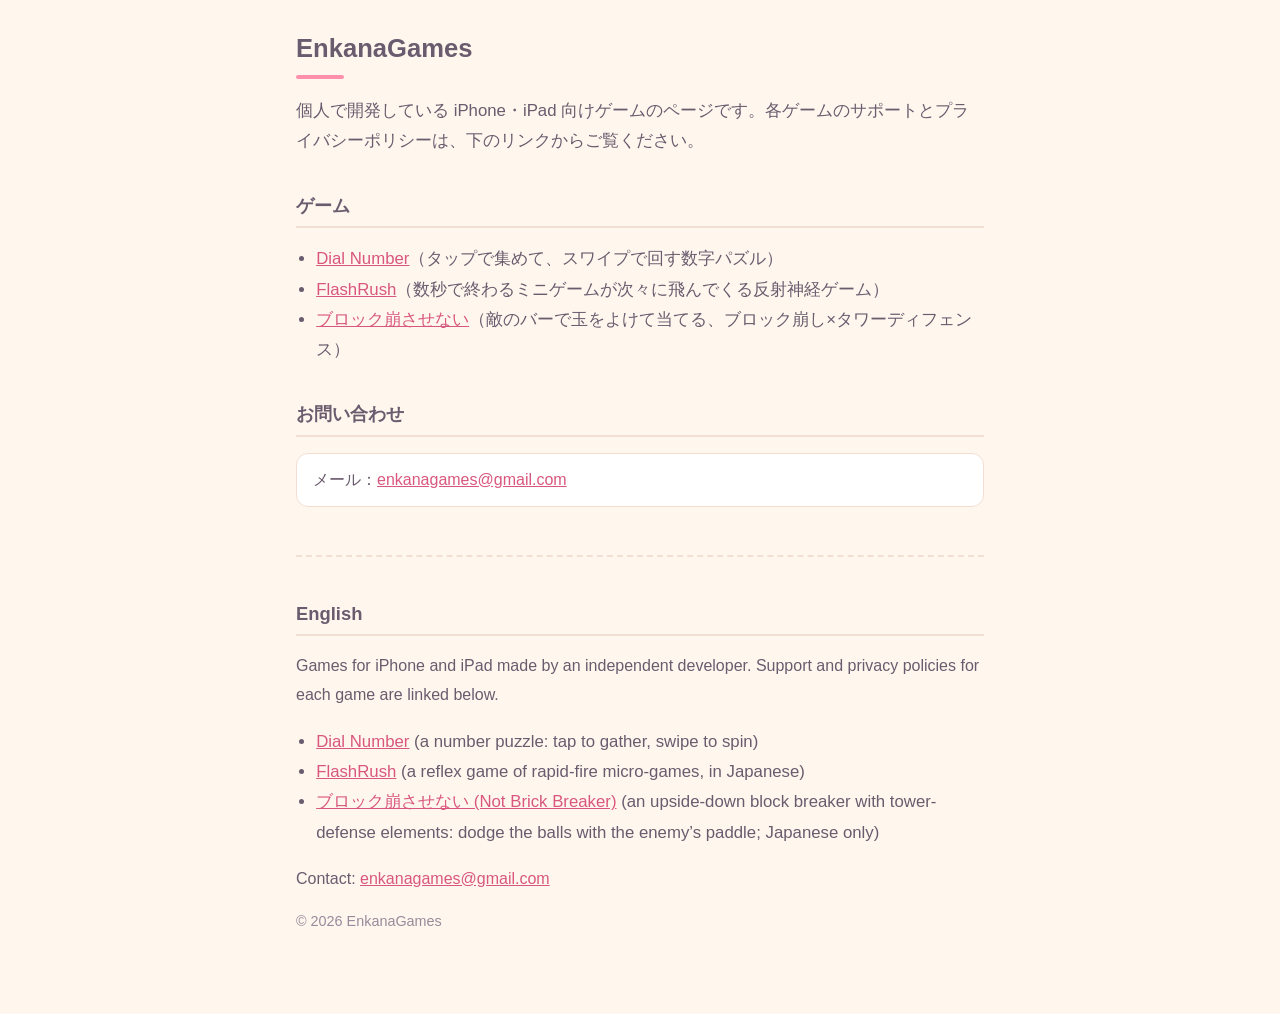
<file: index.html>
<!doctype html>
<html lang="ja">
<head>
<meta charset="utf-8">
<meta name="viewport" content="width=device-width, initial-scale=1">
<title>EnkanaGames</title>
<meta name="description" content="EnkanaGames：個人で開発している iPhone・iPad 向けゲームのサポートページです。">
<link rel="stylesheet" href="style.css">
</head>
<body>
<main>
<h1>EnkanaGames</h1>
<p class="lead">個人で開発している iPhone・iPad 向けゲームのページです。各ゲームのサポートとプライバシーポリシーは、下のリンクからご覧ください。</p>

<h2>ゲーム</h2>
<ul class="links">
<li><a href="dialnumber/">Dial Number</a>（タップで集めて、スワイプで回す数字パズル）</li>
<li><a href="flashrush/">FlashRush</a>（数秒で終わるミニゲームが次々に飛んでくる反射神経ゲーム）</li>
<li><a href="notbrickbreaker/">ブロック崩させない</a>（敵のバーで玉をよけて当てる、ブロック崩し×タワーディフェンス）</li>
</ul>

<h2>お問い合わせ</h2>
<p class="contact">メール：<a href="mailto:enkanagames@gmail.com">enkanagames@gmail.com</a></p>

<section class="en" lang="en">
<h2>English</h2>
<p>Games for iPhone and iPad made by an independent developer. Support and privacy policies for each game are linked below.</p>
<ul class="links">
<li><a href="dialnumber/">Dial Number</a> (a number puzzle: tap to gather, swipe to spin)</li>
<li><a href="flashrush/">FlashRush</a> (a reflex game of rapid-fire micro-games, in Japanese)</li>
<li><a href="notbrickbreaker/">ブロック崩させない (Not Brick Breaker)</a> (an upside-down block breaker with tower-defense elements: dodge the balls with the enemy’s paddle; Japanese only)</li>
</ul>
<p>Contact: <a href="mailto:enkanagames@gmail.com">enkanagames@gmail.com</a></p>
</section>

<p class="small">© 2026 EnkanaGames</p>
</main>
</body>
</html>
</file>
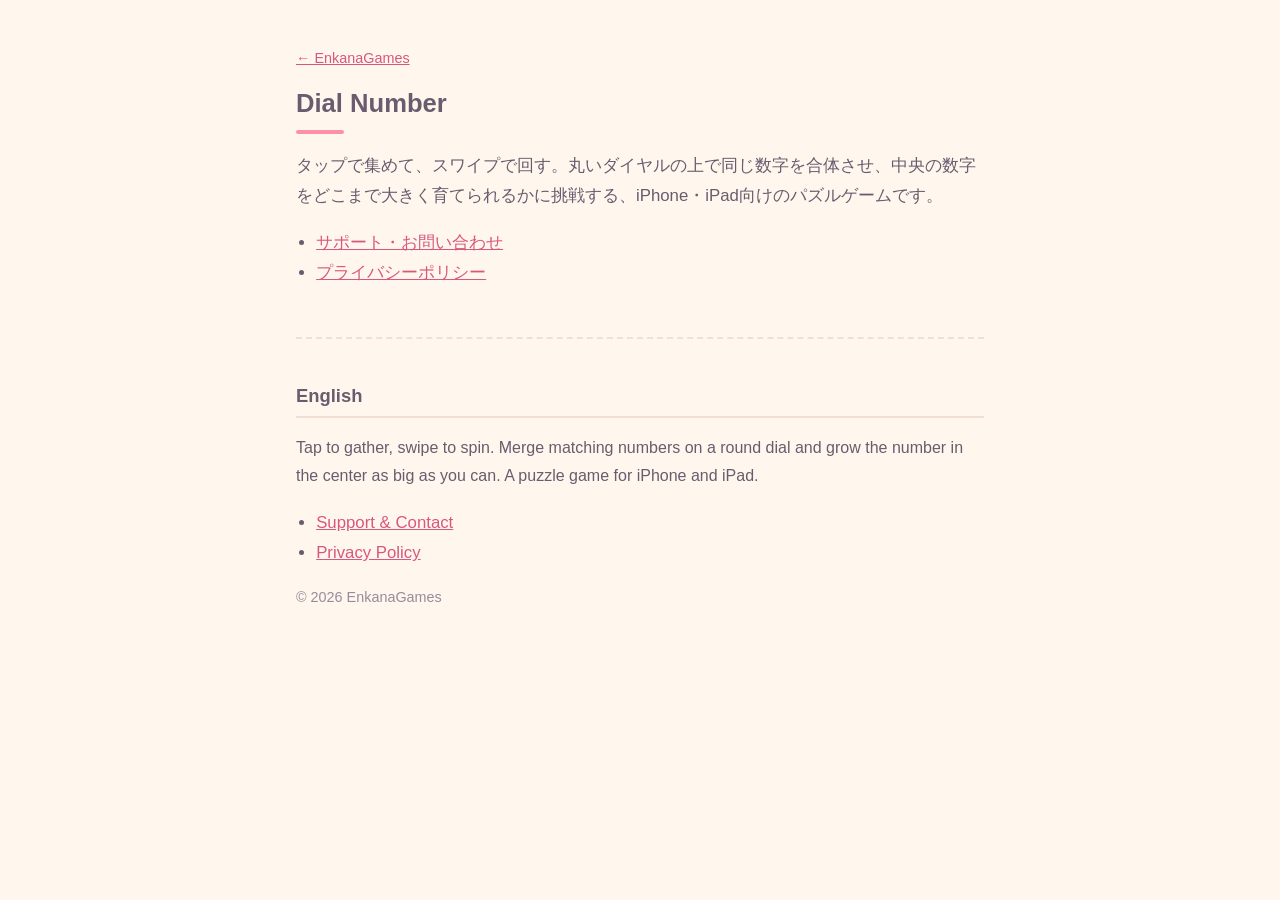
<file: dialnumber/index.html>
<!doctype html>
<html lang="ja">
<head>
<meta charset="utf-8">
<meta name="viewport" content="width=device-width, initial-scale=1">
<title>Dial Number</title>
<meta name="description" content="Dial Number：丸いダイヤルの上で数字を集めて合体させ、中央の数字を育てるiPhone・iPad向けパズルゲームです。">
<link rel="stylesheet" href="style.css">
</head>
<body>
<main>
<p class="back"><a href="../">← EnkanaGames</a></p>
<h1>Dial Number</h1>
<p class="lead">タップで集めて、スワイプで回す。丸いダイヤルの上で同じ数字を合体させ、中央の数字をどこまで大きく育てられるかに挑戦する、iPhone・iPad向けのパズルゲームです。</p>
<ul class="links">
<li><a href="support.html">サポート・お問い合わせ</a></li>
<li><a href="privacy.html">プライバシーポリシー</a></li>
</ul>

<section class="en" lang="en">
<h2>English</h2>
<p>Tap to gather, swipe to spin. Merge matching numbers on a round dial and grow the number in the center as big as you can. A puzzle game for iPhone and iPad.</p>
<ul class="links">
<li><a href="support.html#en">Support &amp; Contact</a></li>
<li><a href="privacy.html#en">Privacy Policy</a></li>
</ul>
</section>

<p class="small">© 2026 EnkanaGames</p>
</main>
</body>
</html>
</file>
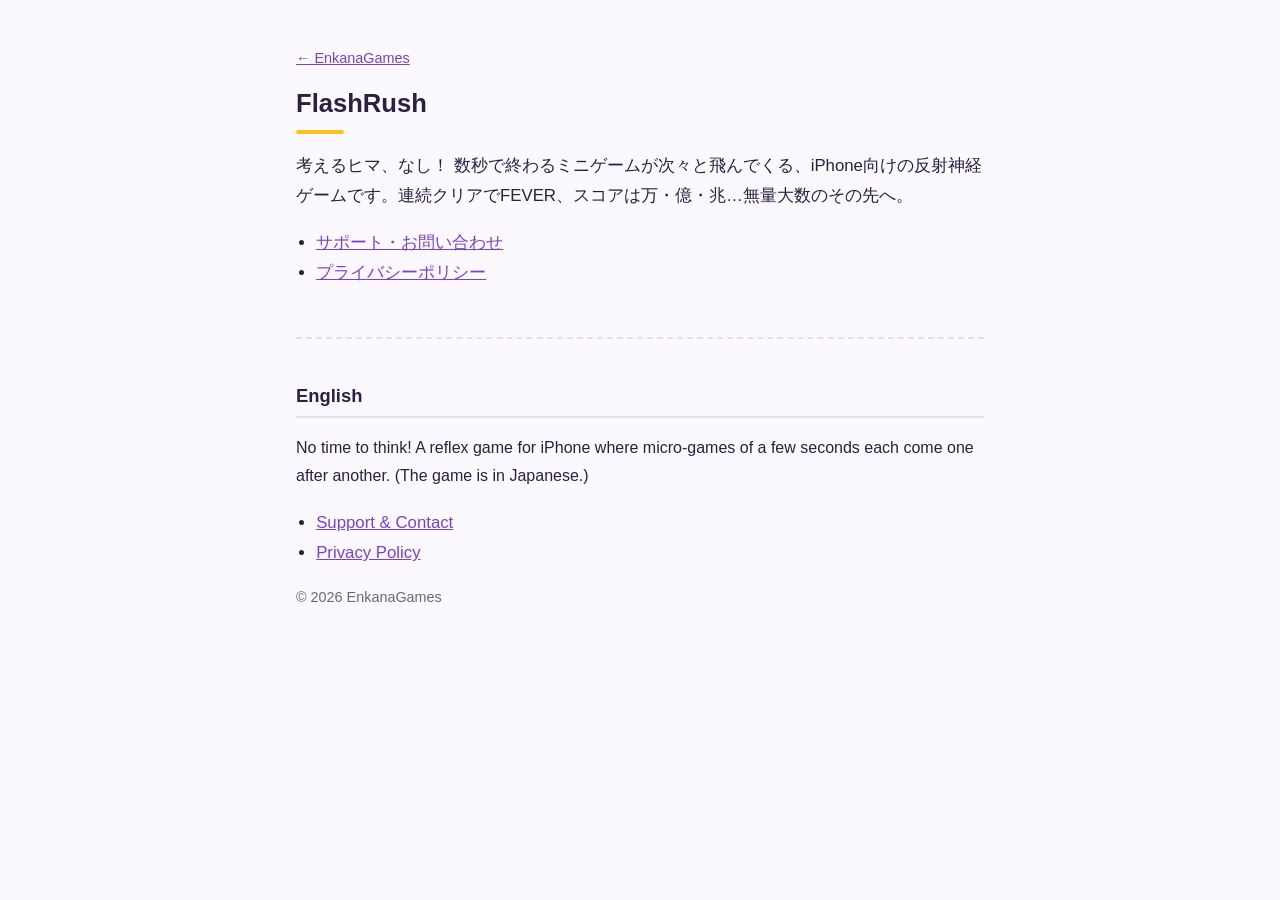
<file: flashrush/index.html>
<!doctype html>
<html lang="ja">
<head>
<meta charset="utf-8">
<meta name="viewport" content="width=device-width, initial-scale=1">
<title>FlashRush</title>
<meta name="description" content="FlashRush：数秒で終わるミニゲームが次々と飛んでくる、iPhone向けの反射神経ゲームです。">
<link rel="stylesheet" href="style.css">
</head>
<body>
<main>
<p class="back"><a href="../">← EnkanaGames</a></p>
<h1>FlashRush</h1>
<p class="lead">考えるヒマ、なし！ 数秒で終わるミニゲームが次々と飛んでくる、iPhone向けの反射神経ゲームです。連続クリアでFEVER、スコアは万・億・兆…無量大数のその先へ。</p>
<ul class="links">
<li><a href="support.html">サポート・お問い合わせ</a></li>
<li><a href="privacy.html">プライバシーポリシー</a></li>
</ul>

<section class="en" lang="en">
<h2>English</h2>
<p>No time to think! A reflex game for iPhone where micro-games of a few seconds each come one after another. (The game is in Japanese.)</p>
<ul class="links">
<li><a href="support.html#en">Support &amp; Contact</a></li>
<li><a href="privacy.html#en">Privacy Policy</a></li>
</ul>
</section>

<p class="small">© 2026 EnkanaGames</p>
</main>
</body>
</html>
</file>
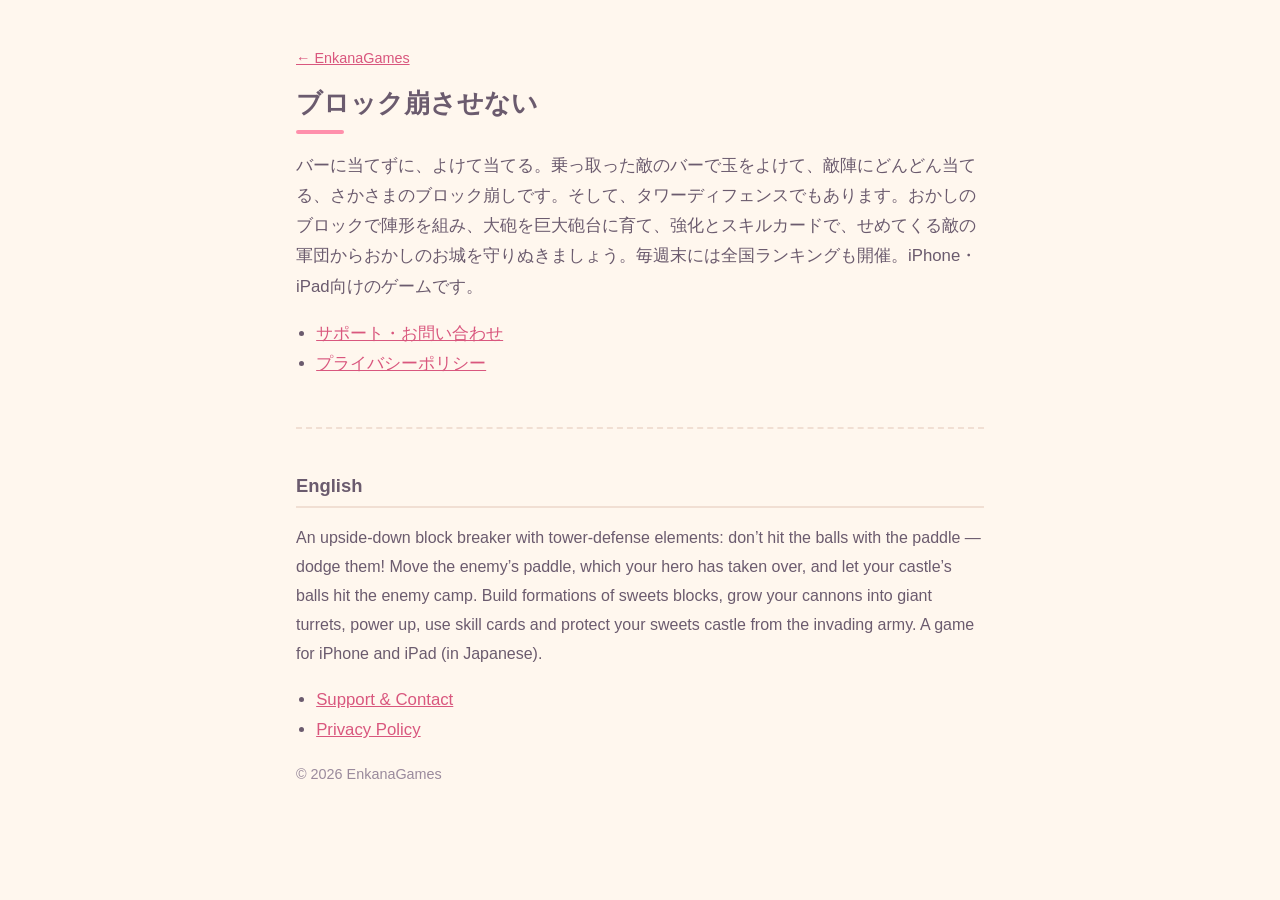
<file: notbrickbreaker/index.html>
<!doctype html>
<html lang="ja">
<head>
<meta charset="utf-8">
<meta name="viewport" content="width=device-width, initial-scale=1">
<title>ブロック崩させない</title>
<meta name="description" content="ブロック崩させない：乗っ取った敵のバーで玉をよけて敵陣に当てる、ブロック崩し×タワーディフェンス。陣形を組み、大砲を育てて、おかしのお城を守りぬく、iPhone・iPad向けのゲームです。">
<link rel="stylesheet" href="style.css">
</head>
<body>
<main>
<p class="back"><a href="../">← EnkanaGames</a></p>
<h1>ブロック崩させない</h1>
<p class="lead">バーに当てずに、よけて当てる。乗っ取った敵のバーで玉をよけて、敵陣にどんどん当てる、さかさまのブロック崩しです。そして、タワーディフェンスでもあります。おかしのブロックで陣形を組み、大砲を巨大砲台に育て、強化とスキルカードで、せめてくる敵の軍団からおかしのお城を守りぬきましょう。毎週末には全国ランキングも開催。iPhone・iPad向けのゲームです。</p>
<ul class="links">
<li><a href="support.html">サポート・お問い合わせ</a></li>
<li><a href="privacy.html">プライバシーポリシー</a></li>
</ul>

<section class="en" lang="en">
<h2>English</h2>
<p>An upside-down block breaker with tower-defense elements: don’t hit the balls with the paddle — dodge them! Move the enemy’s paddle, which your hero has taken over, and let your castle’s balls hit the enemy camp. Build formations of sweets blocks, grow your cannons into giant turrets, power up, use skill cards and protect your sweets castle from the invading army. A game for iPhone and iPad (in Japanese).</p>
<ul class="links">
<li><a href="support.html#en">Support &amp; Contact</a></li>
<li><a href="privacy.html#en">Privacy Policy</a></li>
</ul>
</section>

<p class="small">© 2026 EnkanaGames</p>
</main>
</body>
</html>
</file>
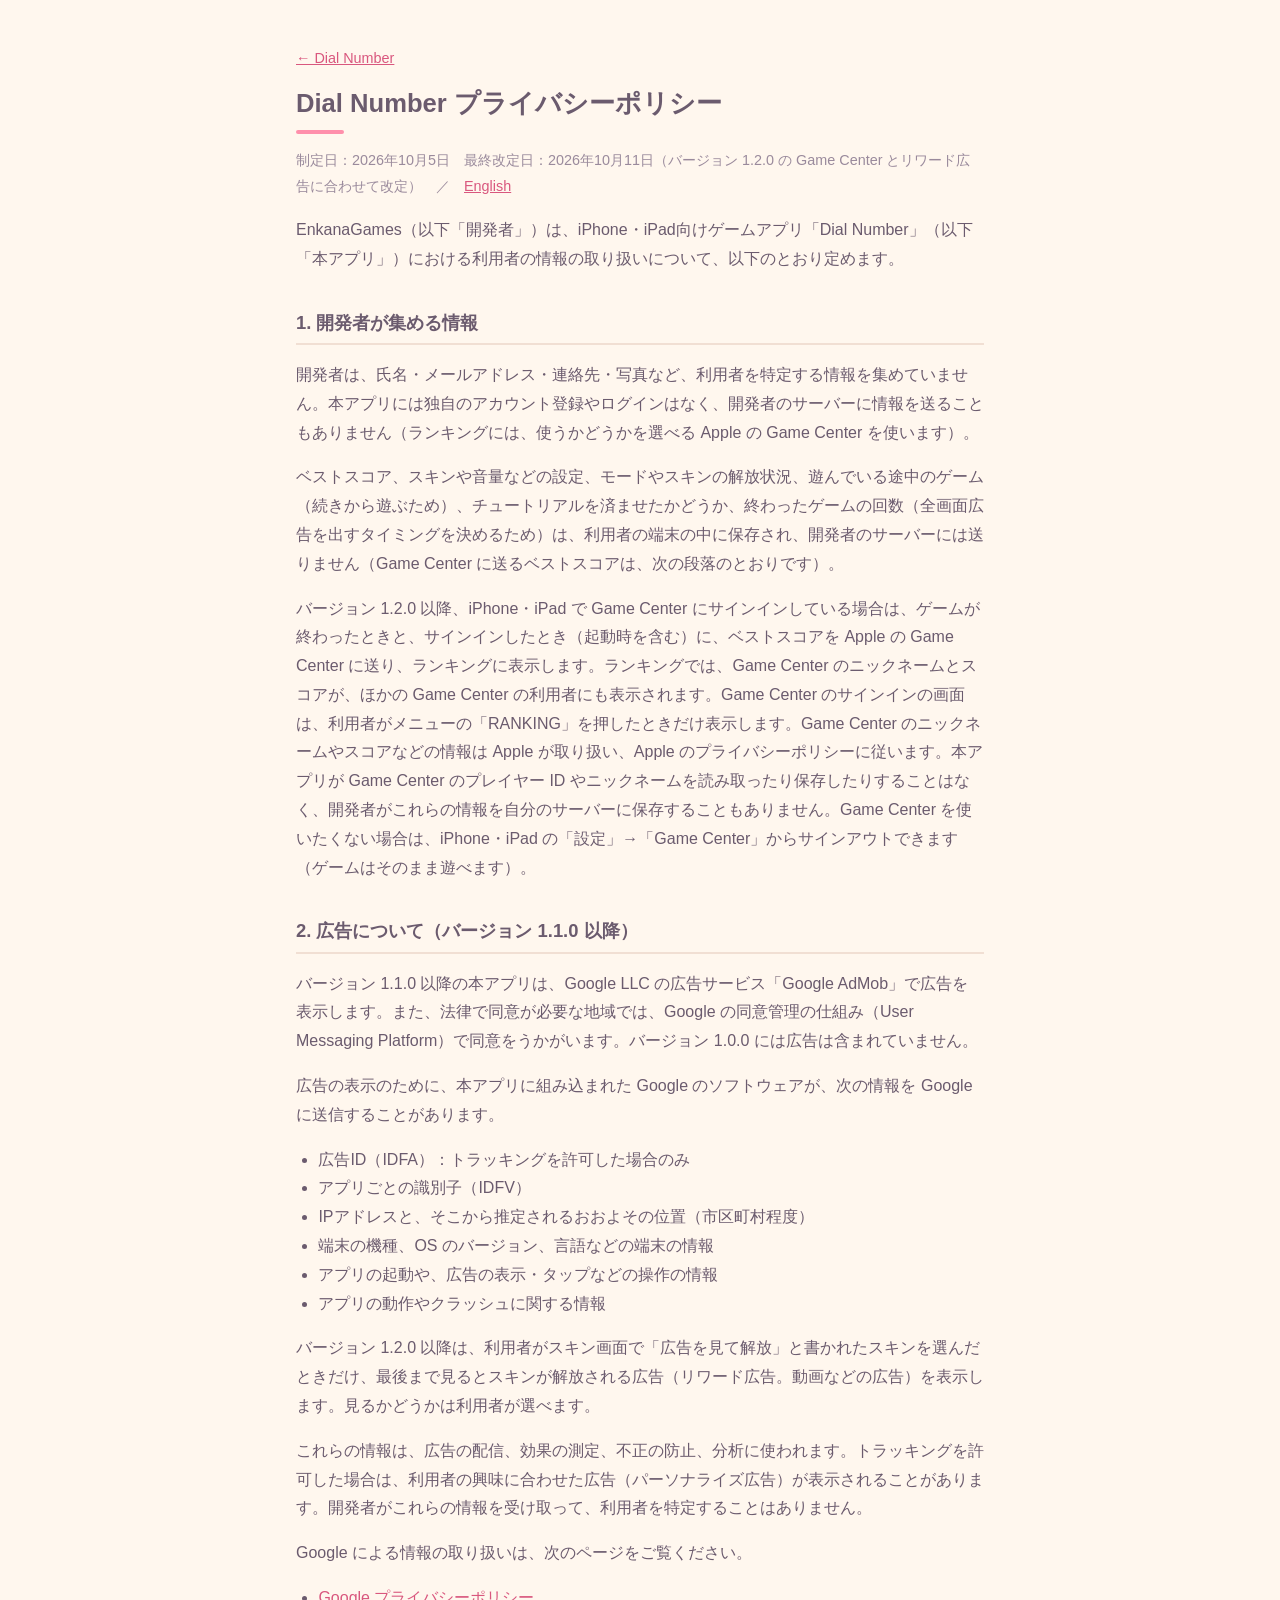
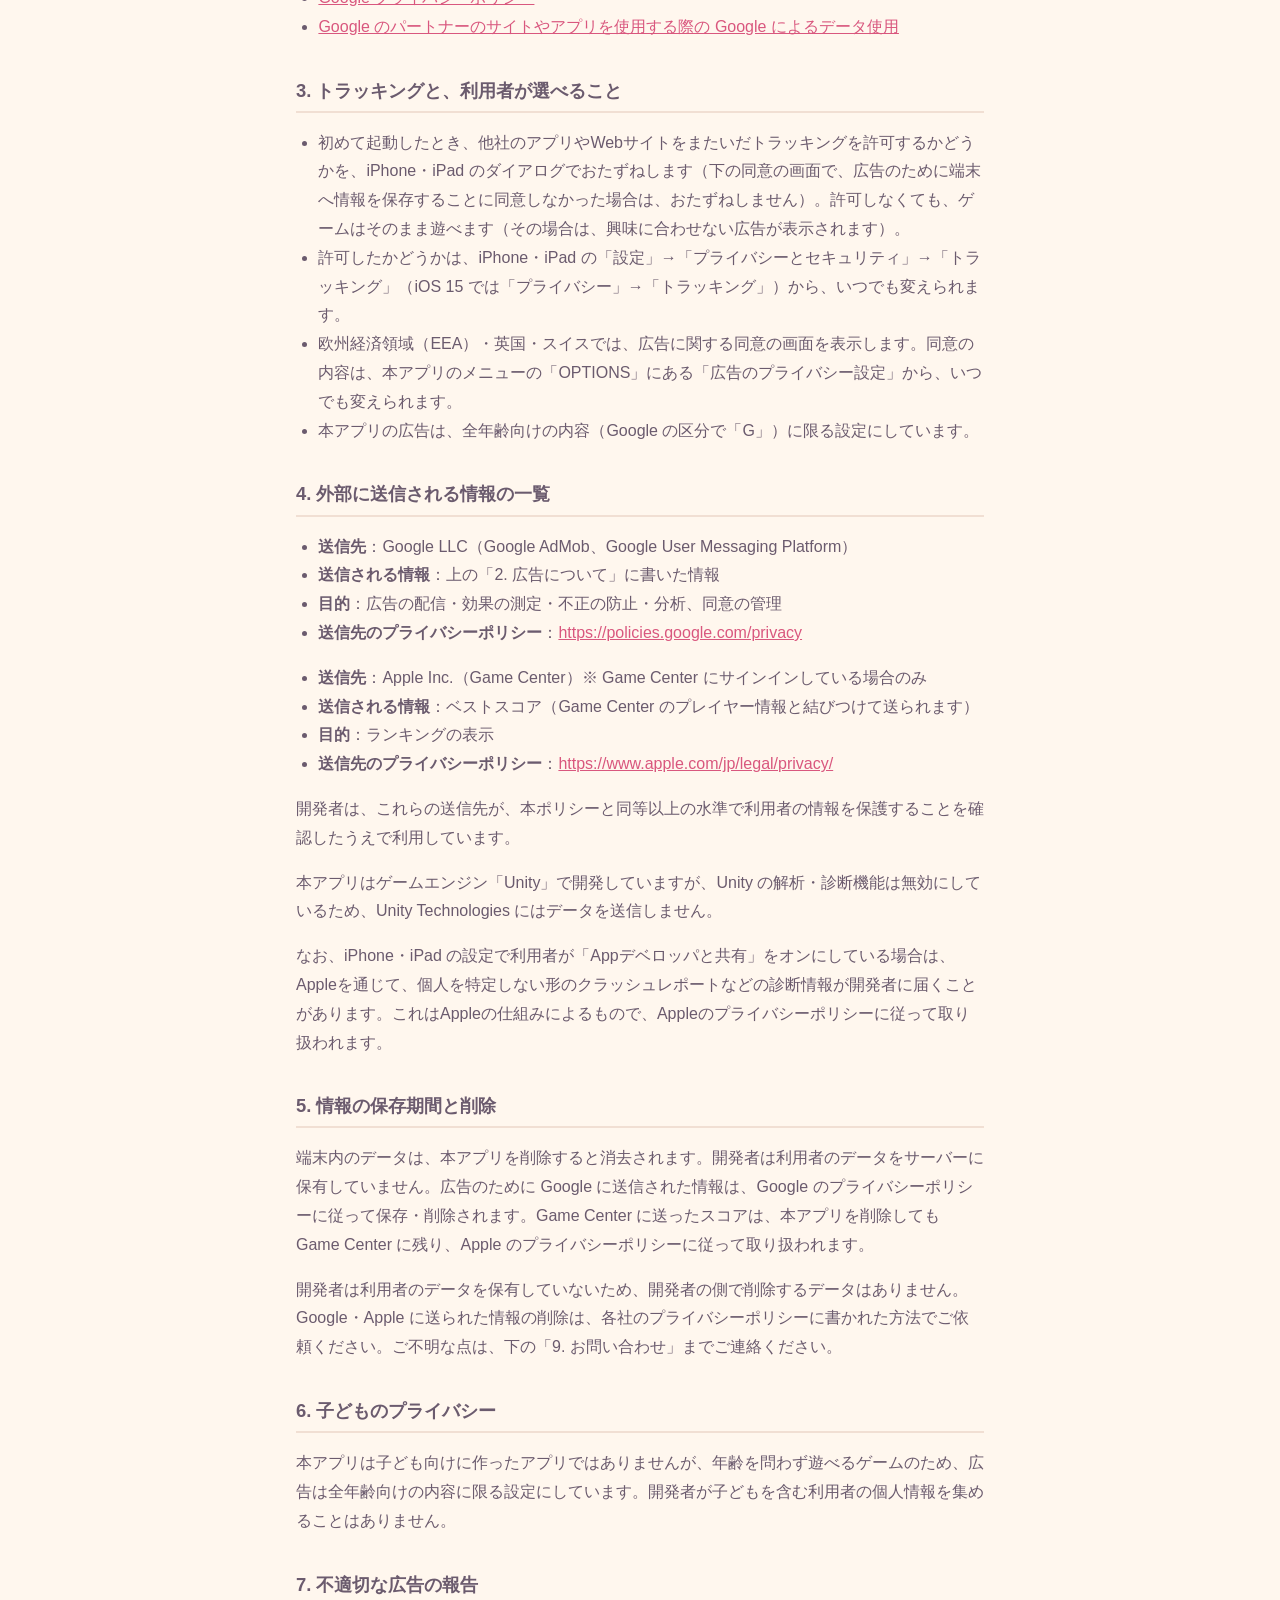
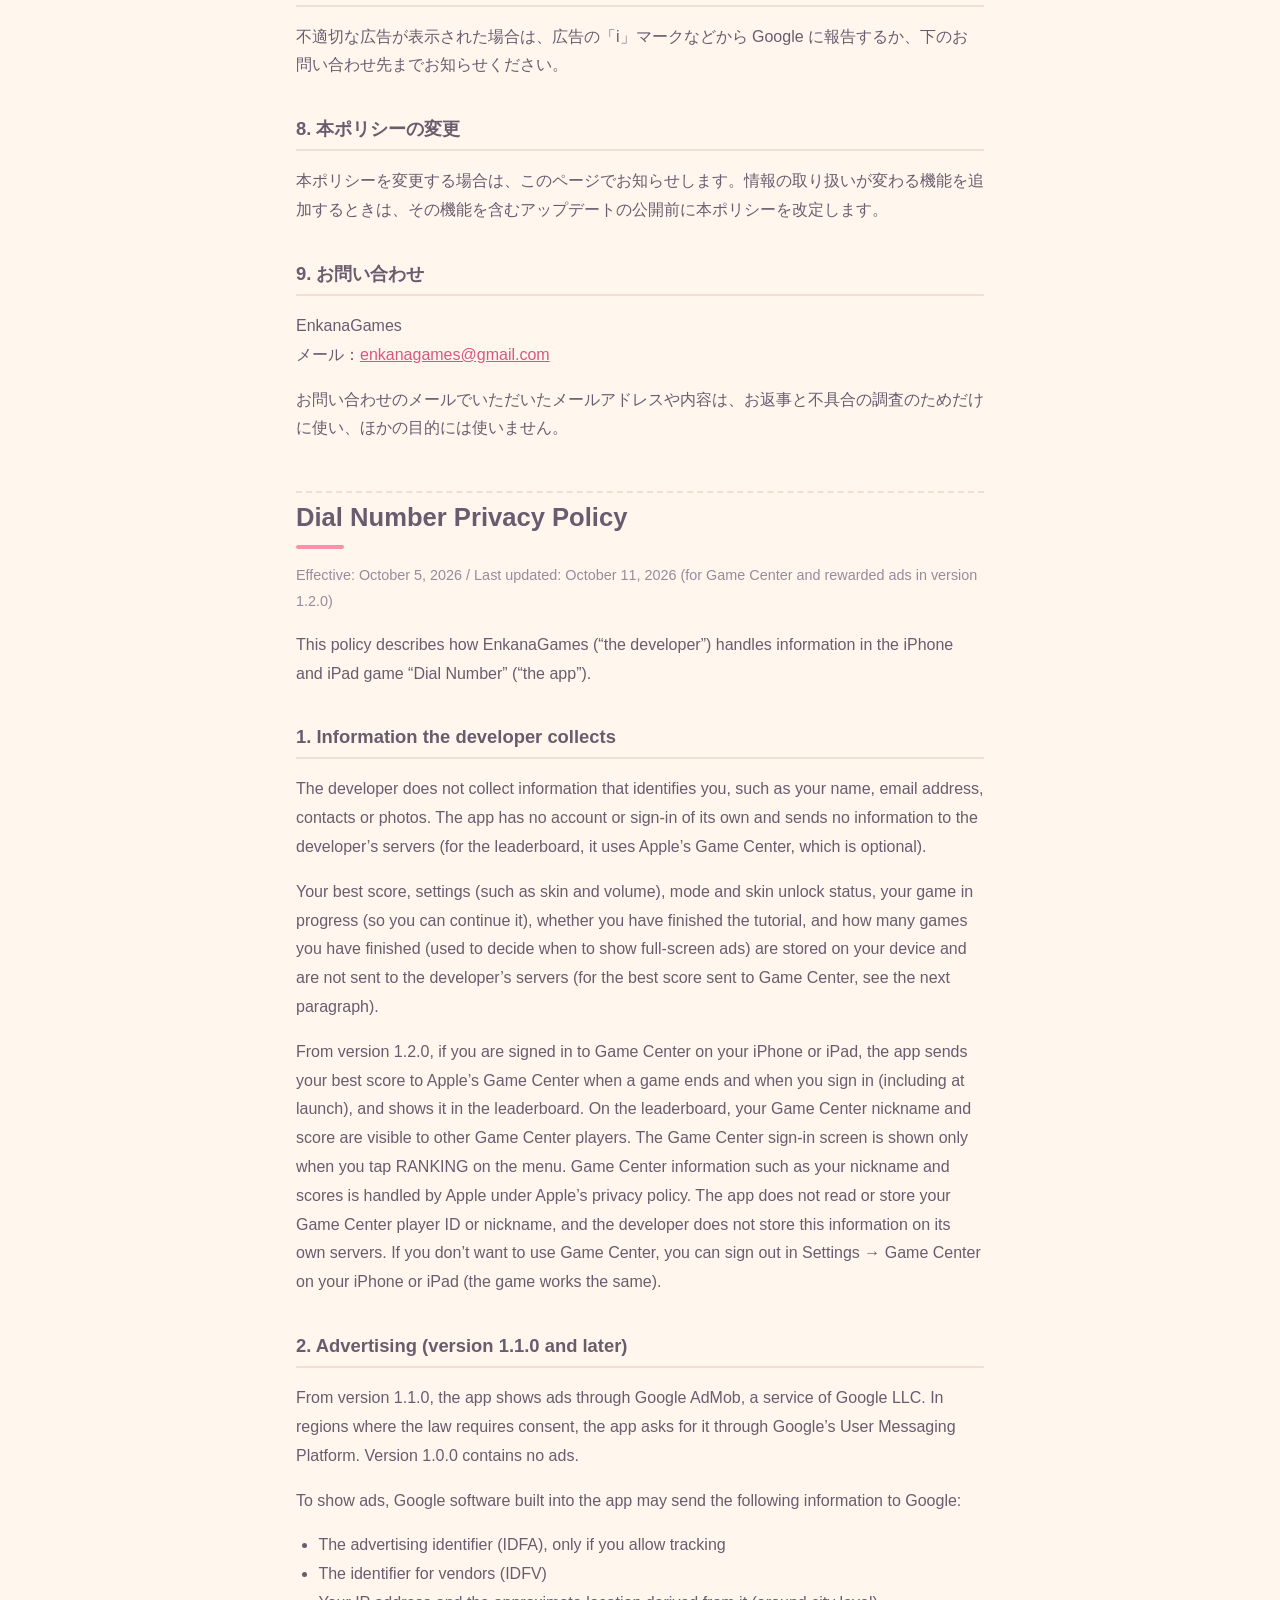
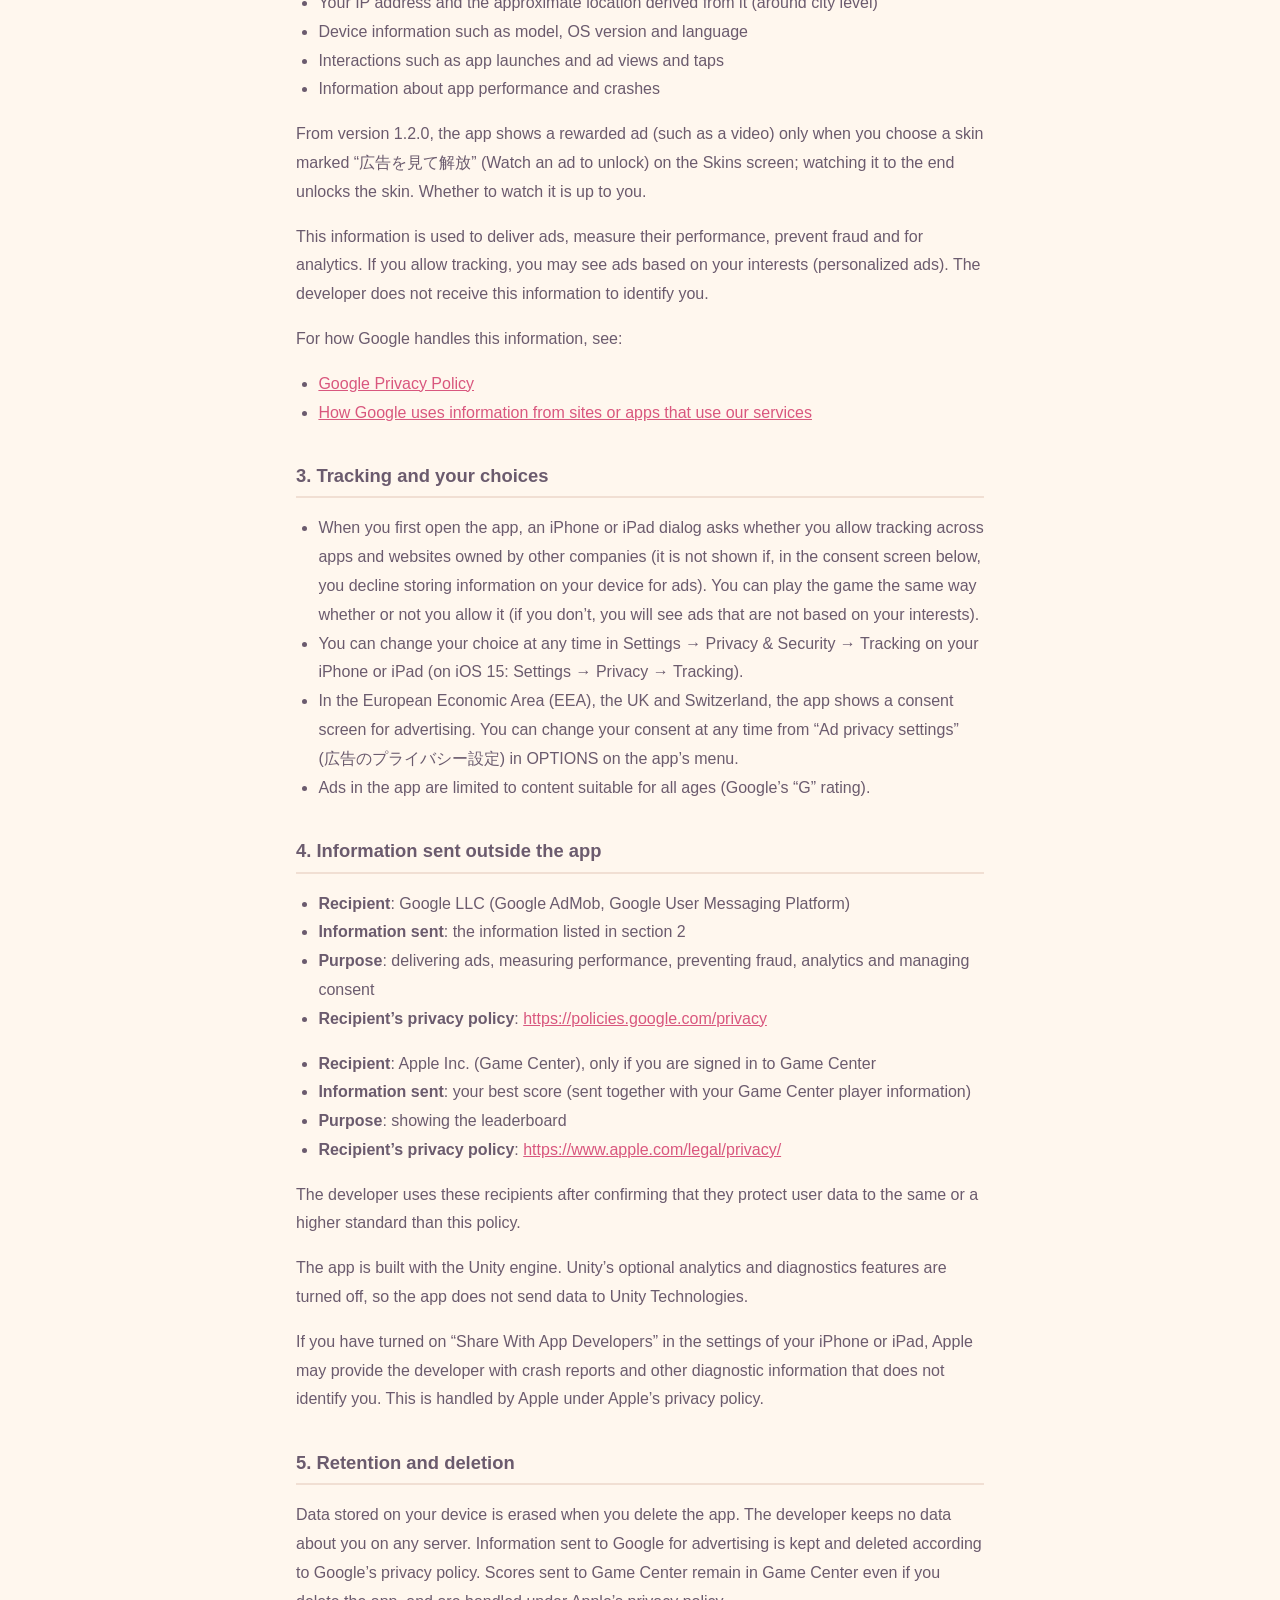
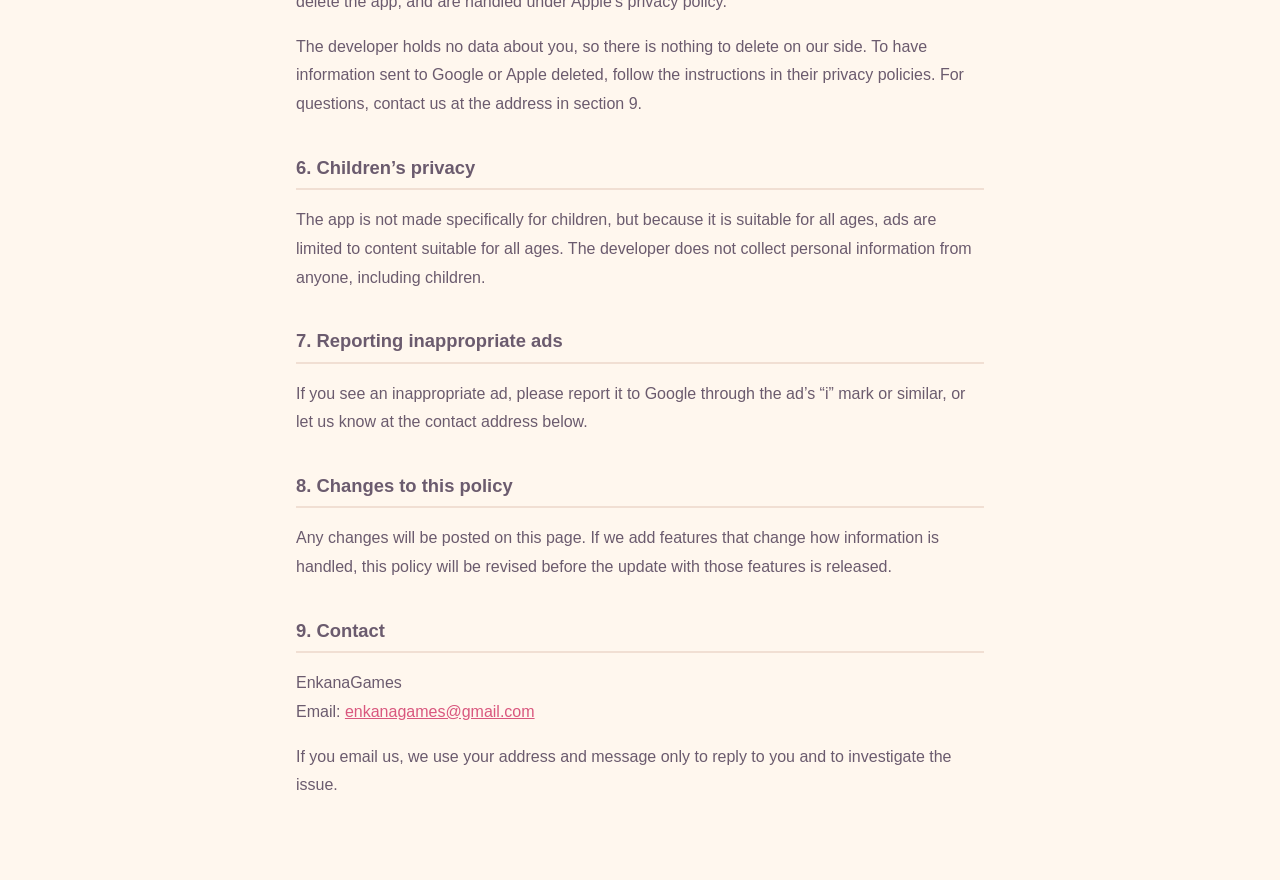
<file: dialnumber/privacy.html>
<!doctype html>
<html lang="ja">
<head>
<meta charset="utf-8">
<meta name="viewport" content="width=device-width, initial-scale=1">
<title>Dial Number プライバシーポリシー</title>
<link rel="stylesheet" href="style.css">
</head>
<body>
<main>
<p class="back"><a href="index.html">← Dial Number</a></p>
<h1>Dial Number プライバシーポリシー</h1>
<p class="date">制定日：2026年10月5日　最終改定日：2026年10月11日（バージョン 1.2.0 の Game Center とリワード広告に合わせて改定）　／　<a href="#en">English</a></p>

<p>EnkanaGames（以下「開発者」）は、iPhone・iPad向けゲームアプリ「Dial Number」（以下「本アプリ」）における利用者の情報の取り扱いについて、以下のとおり定めます。</p>

<h2>1. 開発者が集める情報</h2>
<p>開発者は、氏名・メールアドレス・連絡先・写真など、利用者を特定する情報を集めていません。本アプリには独自のアカウント登録やログインはなく、開発者のサーバーに情報を送ることもありません（ランキングには、使うかどうかを選べる Apple の Game Center を使います）。</p>
<p>ベストスコア、スキンや音量などの設定、モードやスキンの解放状況、遊んでいる途中のゲーム（続きから遊ぶため）、チュートリアルを済ませたかどうか、終わったゲームの回数（全画面広告を出すタイミングを決めるため）は、利用者の端末の中に保存され、開発者のサーバーには送りません（Game Center に送るベストスコアは、次の段落のとおりです）。</p>
<p>バージョン 1.2.0 以降、iPhone・iPad で Game Center にサインインしている場合は、ゲームが終わったときと、サインインしたとき（起動時を含む）に、ベストスコアを Apple の Game Center に送り、ランキングに表示します。ランキングでは、Game Center のニックネームとスコアが、ほかの Game Center の利用者にも表示されます。Game Center のサインインの画面は、利用者がメニューの「RANKING」を押したときだけ表示します。Game Center のニックネームやスコアなどの情報は Apple が取り扱い、Apple のプライバシーポリシーに従います。本アプリが Game Center のプレイヤー ID やニックネームを読み取ったり保存したりすることはなく、開発者がこれらの情報を自分のサーバーに保存することもありません。Game Center を使いたくない場合は、iPhone・iPad の「設定」→「Game Center」からサインアウトできます（ゲームはそのまま遊べます）。</p>

<h2>2. 広告について（バージョン 1.1.0 以降）</h2>
<p>バージョン 1.1.0 以降の本アプリは、Google LLC の広告サービス「Google AdMob」で広告を表示します。また、法律で同意が必要な地域では、Google の同意管理の仕組み（User Messaging Platform）で同意をうかがいます。バージョン 1.0.0 には広告は含まれていません。</p>
<p>広告の表示のために、本アプリに組み込まれた Google のソフトウェアが、次の情報を Google に送信することがあります。</p>
<ul>
<li>広告ID（IDFA）：トラッキングを許可した場合のみ</li>
<li>アプリごとの識別子（IDFV）</li>
<li>IPアドレスと、そこから推定されるおおよその位置（市区町村程度）</li>
<li>端末の機種、OS のバージョン、言語などの端末の情報</li>
<li>アプリの起動や、広告の表示・タップなどの操作の情報</li>
<li>アプリの動作やクラッシュに関する情報</li>
</ul>
<p>バージョン 1.2.0 以降は、利用者がスキン画面で「広告を見て解放」と書かれたスキンを選んだときだけ、最後まで見るとスキンが解放される広告（リワード広告。動画などの広告）を表示します。見るかどうかは利用者が選べます。</p>
<p>これらの情報は、広告の配信、効果の測定、不正の防止、分析に使われます。トラッキングを許可した場合は、利用者の興味に合わせた広告（パーソナライズ広告）が表示されることがあります。開発者がこれらの情報を受け取って、利用者を特定することはありません。</p>
<p>Google による情報の取り扱いは、次のページをご覧ください。</p>
<ul>
<li><a href="https://policies.google.com/privacy?hl=ja">Google プライバシーポリシー</a></li>
<li><a href="https://policies.google.com/technologies/partner-sites?hl=ja">Google のパートナーのサイトやアプリを使用する際の Google によるデータ使用</a></li>
</ul>

<h2>3. トラッキングと、利用者が選べること</h2>
<ul>
<li>初めて起動したとき、他社のアプリやWebサイトをまたいだトラッキングを許可するかどうかを、iPhone・iPad のダイアログでおたずねします（下の同意の画面で、広告のために端末へ情報を保存することに同意しなかった場合は、おたずねしません）。許可しなくても、ゲームはそのまま遊べます（その場合は、興味に合わせない広告が表示されます）。</li>
<li>許可したかどうかは、iPhone・iPad の「設定」→「プライバシーとセキュリティ」→「トラッキング」（iOS 15 では「プライバシー」→「トラッキング」）から、いつでも変えられます。</li>
<li>欧州経済領域（EEA）・英国・スイスでは、広告に関する同意の画面を表示します。同意の内容は、本アプリのメニューの「OPTIONS」にある「広告のプライバシー設定」から、いつでも変えられます。</li>
<li>本アプリの広告は、全年齢向けの内容（Google の区分で「G」）に限る設定にしています。</li>
</ul>

<h2>4. 外部に送信される情報の一覧</h2>
<ul>
<li><strong>送信先</strong>：Google LLC（Google AdMob、Google User Messaging Platform）</li>
<li><strong>送信される情報</strong>：上の「2. 広告について」に書いた情報</li>
<li><strong>目的</strong>：広告の配信・効果の測定・不正の防止・分析、同意の管理</li>
<li><strong>送信先のプライバシーポリシー</strong>：<a href="https://policies.google.com/privacy?hl=ja">https://policies.google.com/privacy</a></li>
</ul>
<ul>
<li><strong>送信先</strong>：Apple Inc.（Game Center）※ Game Center にサインインしている場合のみ</li>
<li><strong>送信される情報</strong>：ベストスコア（Game Center のプレイヤー情報と結びつけて送られます）</li>
<li><strong>目的</strong>：ランキングの表示</li>
<li><strong>送信先のプライバシーポリシー</strong>：<a href="https://www.apple.com/jp/legal/privacy/">https://www.apple.com/jp/legal/privacy/</a></li>
</ul>
<p>開発者は、これらの送信先が、本ポリシーと同等以上の水準で利用者の情報を保護することを確認したうえで利用しています。</p>
<p>本アプリはゲームエンジン「Unity」で開発していますが、Unity の解析・診断機能は無効にしているため、Unity Technologies にはデータを送信しません。</p>
<p>なお、iPhone・iPad の設定で利用者が「Appデベロッパと共有」をオンにしている場合は、Appleを通じて、個人を特定しない形のクラッシュレポートなどの診断情報が開発者に届くことがあります。これはAppleの仕組みによるもので、Appleのプライバシーポリシーに従って取り扱われます。</p>

<h2>5. 情報の保存期間と削除</h2>
<p>端末内のデータは、本アプリを削除すると消去されます。開発者は利用者のデータをサーバーに保有していません。広告のために Google に送信された情報は、Google のプライバシーポリシーに従って保存・削除されます。Game Center に送ったスコアは、本アプリを削除しても Game Center に残り、Apple のプライバシーポリシーに従って取り扱われます。</p>
<p>開発者は利用者のデータを保有していないため、開発者の側で削除するデータはありません。Google・Apple に送られた情報の削除は、各社のプライバシーポリシーに書かれた方法でご依頼ください。ご不明な点は、下の「9. お問い合わせ」までご連絡ください。</p>

<h2>6. 子どものプライバシー</h2>
<p>本アプリは子ども向けに作ったアプリではありませんが、年齢を問わず遊べるゲームのため、広告は全年齢向けの内容に限る設定にしています。開発者が子どもを含む利用者の個人情報を集めることはありません。</p>

<h2>7. 不適切な広告の報告</h2>
<p>不適切な広告が表示された場合は、広告の「i」マークなどから Google に報告するか、下のお問い合わせ先までお知らせください。</p>

<h2>8. 本ポリシーの変更</h2>
<p>本ポリシーを変更する場合は、このページでお知らせします。情報の取り扱いが変わる機能を追加するときは、その機能を含むアップデートの公開前に本ポリシーを改定します。</p>

<h2>9. お問い合わせ</h2>
<p>EnkanaGames<br>メール：<a href="mailto:enkanagames@gmail.com">enkanagames@gmail.com</a></p>
<p>お問い合わせのメールでいただいたメールアドレスや内容は、お返事と不具合の調査のためだけに使い、ほかの目的には使いません。</p>

<section class="en" id="en" lang="en">
<h1>Dial Number Privacy Policy</h1>
<p class="date">Effective: October 5, 2026 / Last updated: October 11, 2026 (for Game Center and rewarded ads in version 1.2.0)</p>
<p>This policy describes how EnkanaGames (“the developer”) handles information in the iPhone and iPad game “Dial Number” (“the app”).</p>

<h2>1. Information the developer collects</h2>
<p>The developer does not collect information that identifies you, such as your name, email address, contacts or photos. The app has no account or sign-in of its own and sends no information to the developer’s servers (for the leaderboard, it uses Apple’s Game Center, which is optional).</p>
<p>Your best score, settings (such as skin and volume), mode and skin unlock status, your game in progress (so you can continue it), whether you have finished the tutorial, and how many games you have finished (used to decide when to show full-screen ads) are stored on your device and are not sent to the developer’s servers (for the best score sent to Game Center, see the next paragraph).</p>
<p>From version 1.2.0, if you are signed in to Game Center on your iPhone or iPad, the app sends your best score to Apple’s Game Center when a game ends and when you sign in (including at launch), and shows it in the leaderboard. On the leaderboard, your Game Center nickname and score are visible to other Game Center players. The Game Center sign-in screen is shown only when you tap RANKING on the menu. Game Center information such as your nickname and scores is handled by Apple under Apple’s privacy policy. The app does not read or store your Game Center player ID or nickname, and the developer does not store this information on its own servers. If you don’t want to use Game Center, you can sign out in Settings → Game Center on your iPhone or iPad (the game works the same).</p>

<h2>2. Advertising (version 1.1.0 and later)</h2>
<p>From version 1.1.0, the app shows ads through Google AdMob, a service of Google LLC. In regions where the law requires consent, the app asks for it through Google’s User Messaging Platform. Version 1.0.0 contains no ads.</p>
<p>To show ads, Google software built into the app may send the following information to Google:</p>
<ul>
<li>The advertising identifier (IDFA), only if you allow tracking</li>
<li>The identifier for vendors (IDFV)</li>
<li>Your IP address and the approximate location derived from it (around city level)</li>
<li>Device information such as model, OS version and language</li>
<li>Interactions such as app launches and ad views and taps</li>
<li>Information about app performance and crashes</li>
</ul>
<p>From version 1.2.0, the app shows a rewarded ad (such as a video) only when you choose a skin marked “広告を見て解放” (Watch an ad to unlock) on the Skins screen; watching it to the end unlocks the skin. Whether to watch it is up to you.</p>
<p>This information is used to deliver ads, measure their performance, prevent fraud and for analytics. If you allow tracking, you may see ads based on your interests (personalized ads). The developer does not receive this information to identify you.</p>
<p>For how Google handles this information, see:</p>
<ul>
<li><a href="https://policies.google.com/privacy?hl=en">Google Privacy Policy</a></li>
<li><a href="https://policies.google.com/technologies/partner-sites?hl=en">How Google uses information from sites or apps that use our services</a></li>
</ul>

<h2>3. Tracking and your choices</h2>
<ul>
<li>When you first open the app, an iPhone or iPad dialog asks whether you allow tracking across apps and websites owned by other companies (it is not shown if, in the consent screen below, you decline storing information on your device for ads). You can play the game the same way whether or not you allow it (if you don’t, you will see ads that are not based on your interests).</li>
<li>You can change your choice at any time in Settings → Privacy &amp; Security → Tracking on your iPhone or iPad (on iOS 15: Settings → Privacy → Tracking).</li>
<li>In the European Economic Area (EEA), the UK and Switzerland, the app shows a consent screen for advertising. You can change your consent at any time from “Ad privacy settings” (広告のプライバシー設定) in OPTIONS on the app’s menu.</li>
<li>Ads in the app are limited to content suitable for all ages (Google’s “G” rating).</li>
</ul>

<h2>4. Information sent outside the app</h2>
<ul>
<li><strong>Recipient</strong>: Google LLC (Google AdMob, Google User Messaging Platform)</li>
<li><strong>Information sent</strong>: the information listed in section 2</li>
<li><strong>Purpose</strong>: delivering ads, measuring performance, preventing fraud, analytics and managing consent</li>
<li><strong>Recipient’s privacy policy</strong>: <a href="https://policies.google.com/privacy?hl=en">https://policies.google.com/privacy</a></li>
</ul>
<ul>
<li><strong>Recipient</strong>: Apple Inc. (Game Center), only if you are signed in to Game Center</li>
<li><strong>Information sent</strong>: your best score (sent together with your Game Center player information)</li>
<li><strong>Purpose</strong>: showing the leaderboard</li>
<li><strong>Recipient’s privacy policy</strong>: <a href="https://www.apple.com/legal/privacy/">https://www.apple.com/legal/privacy/</a></li>
</ul>
<p>The developer uses these recipients after confirming that they protect user data to the same or a higher standard than this policy.</p>
<p>The app is built with the Unity engine. Unity’s optional analytics and diagnostics features are turned off, so the app does not send data to Unity Technologies.</p>
<p>If you have turned on “Share With App Developers” in the settings of your iPhone or iPad, Apple may provide the developer with crash reports and other diagnostic information that does not identify you. This is handled by Apple under Apple’s privacy policy.</p>

<h2>5. Retention and deletion</h2>
<p>Data stored on your device is erased when you delete the app. The developer keeps no data about you on any server. Information sent to Google for advertising is kept and deleted according to Google’s privacy policy. Scores sent to Game Center remain in Game Center even if you delete the app, and are handled under Apple’s privacy policy.</p>
<p>The developer holds no data about you, so there is nothing to delete on our side. To have information sent to Google or Apple deleted, follow the instructions in their privacy policies. For questions, contact us at the address in section 9.</p>

<h2>6. Children’s privacy</h2>
<p>The app is not made specifically for children, but because it is suitable for all ages, ads are limited to content suitable for all ages. The developer does not collect personal information from anyone, including children.</p>

<h2>7. Reporting inappropriate ads</h2>
<p>If you see an inappropriate ad, please report it to Google through the ad’s “i” mark or similar, or let us know at the contact address below.</p>

<h2>8. Changes to this policy</h2>
<p>Any changes will be posted on this page. If we add features that change how information is handled, this policy will be revised before the update with those features is released.</p>

<h2>9. Contact</h2>
<p>EnkanaGames<br>Email: <a href="mailto:enkanagames@gmail.com">enkanagames@gmail.com</a></p>
<p>If you email us, we use your address and message only to reply to you and to investigate the issue.</p>
</section>
</main>
</body>
</html>
</file>
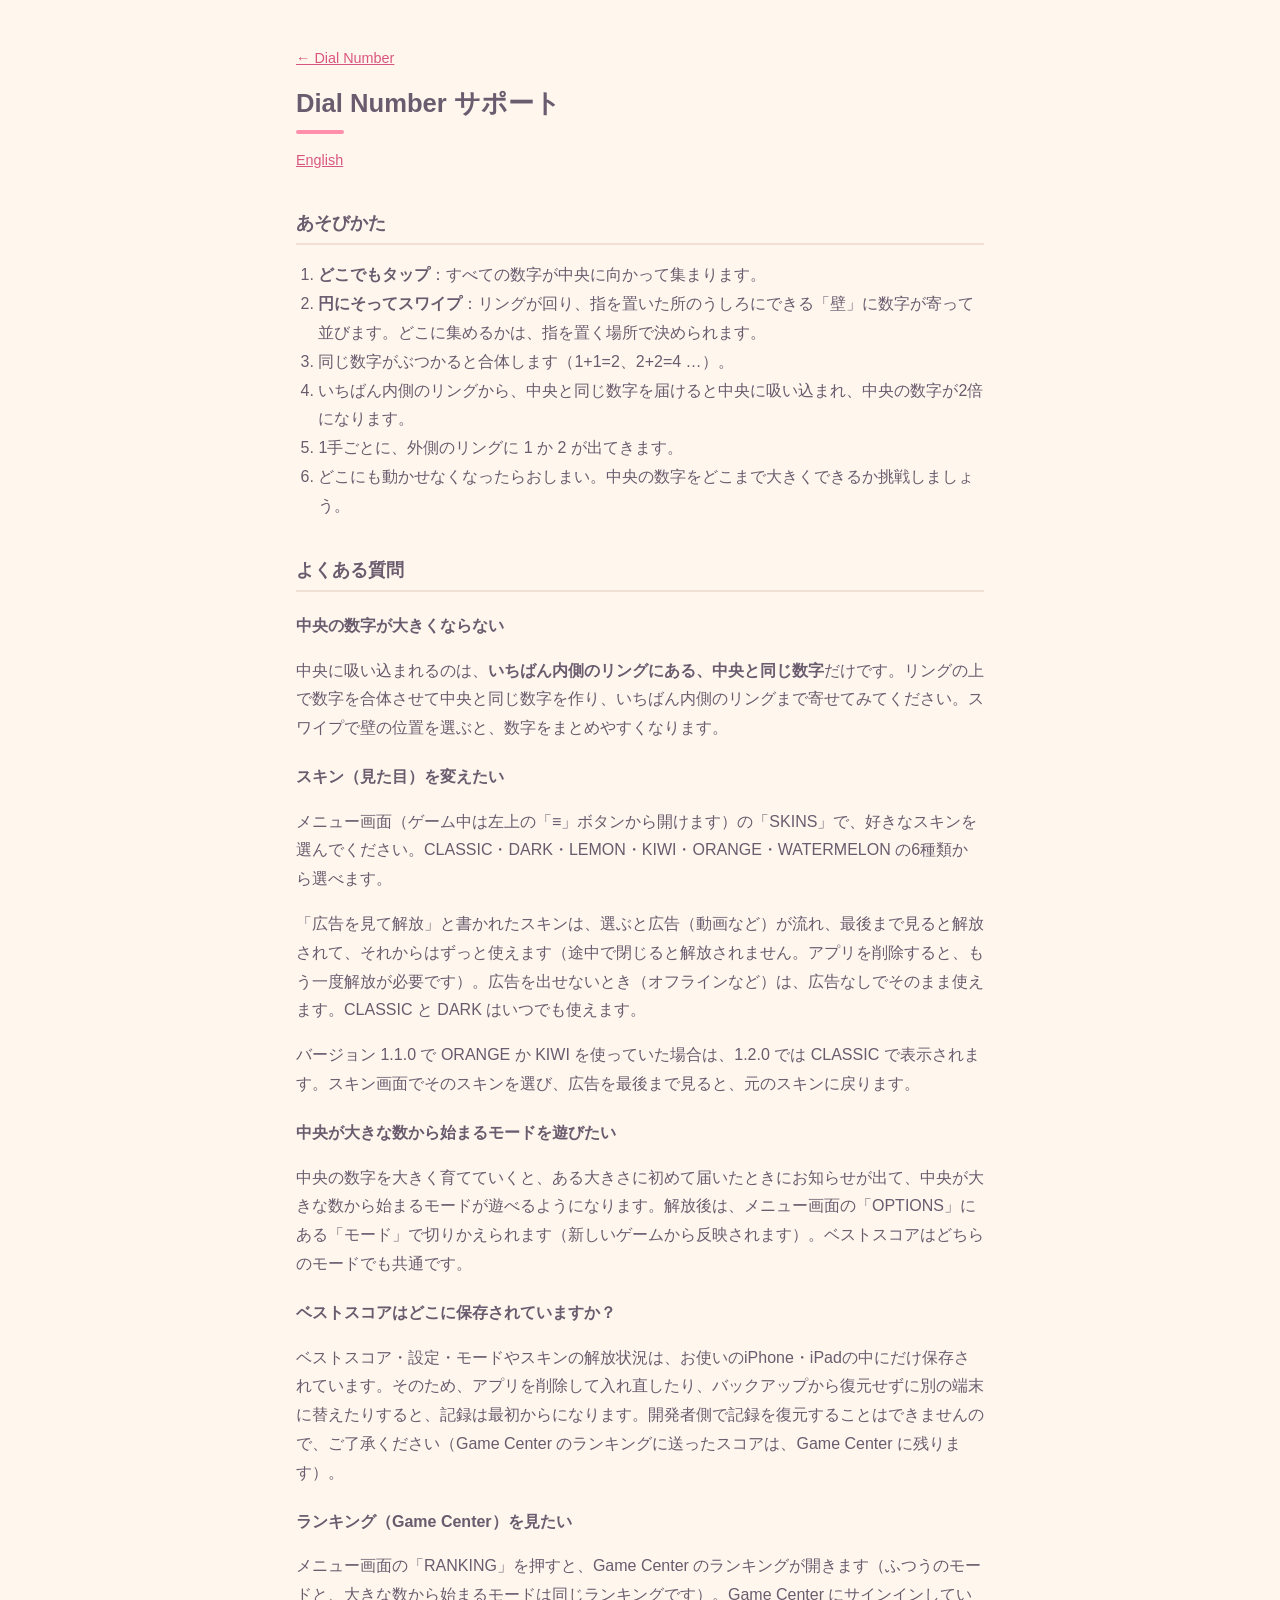
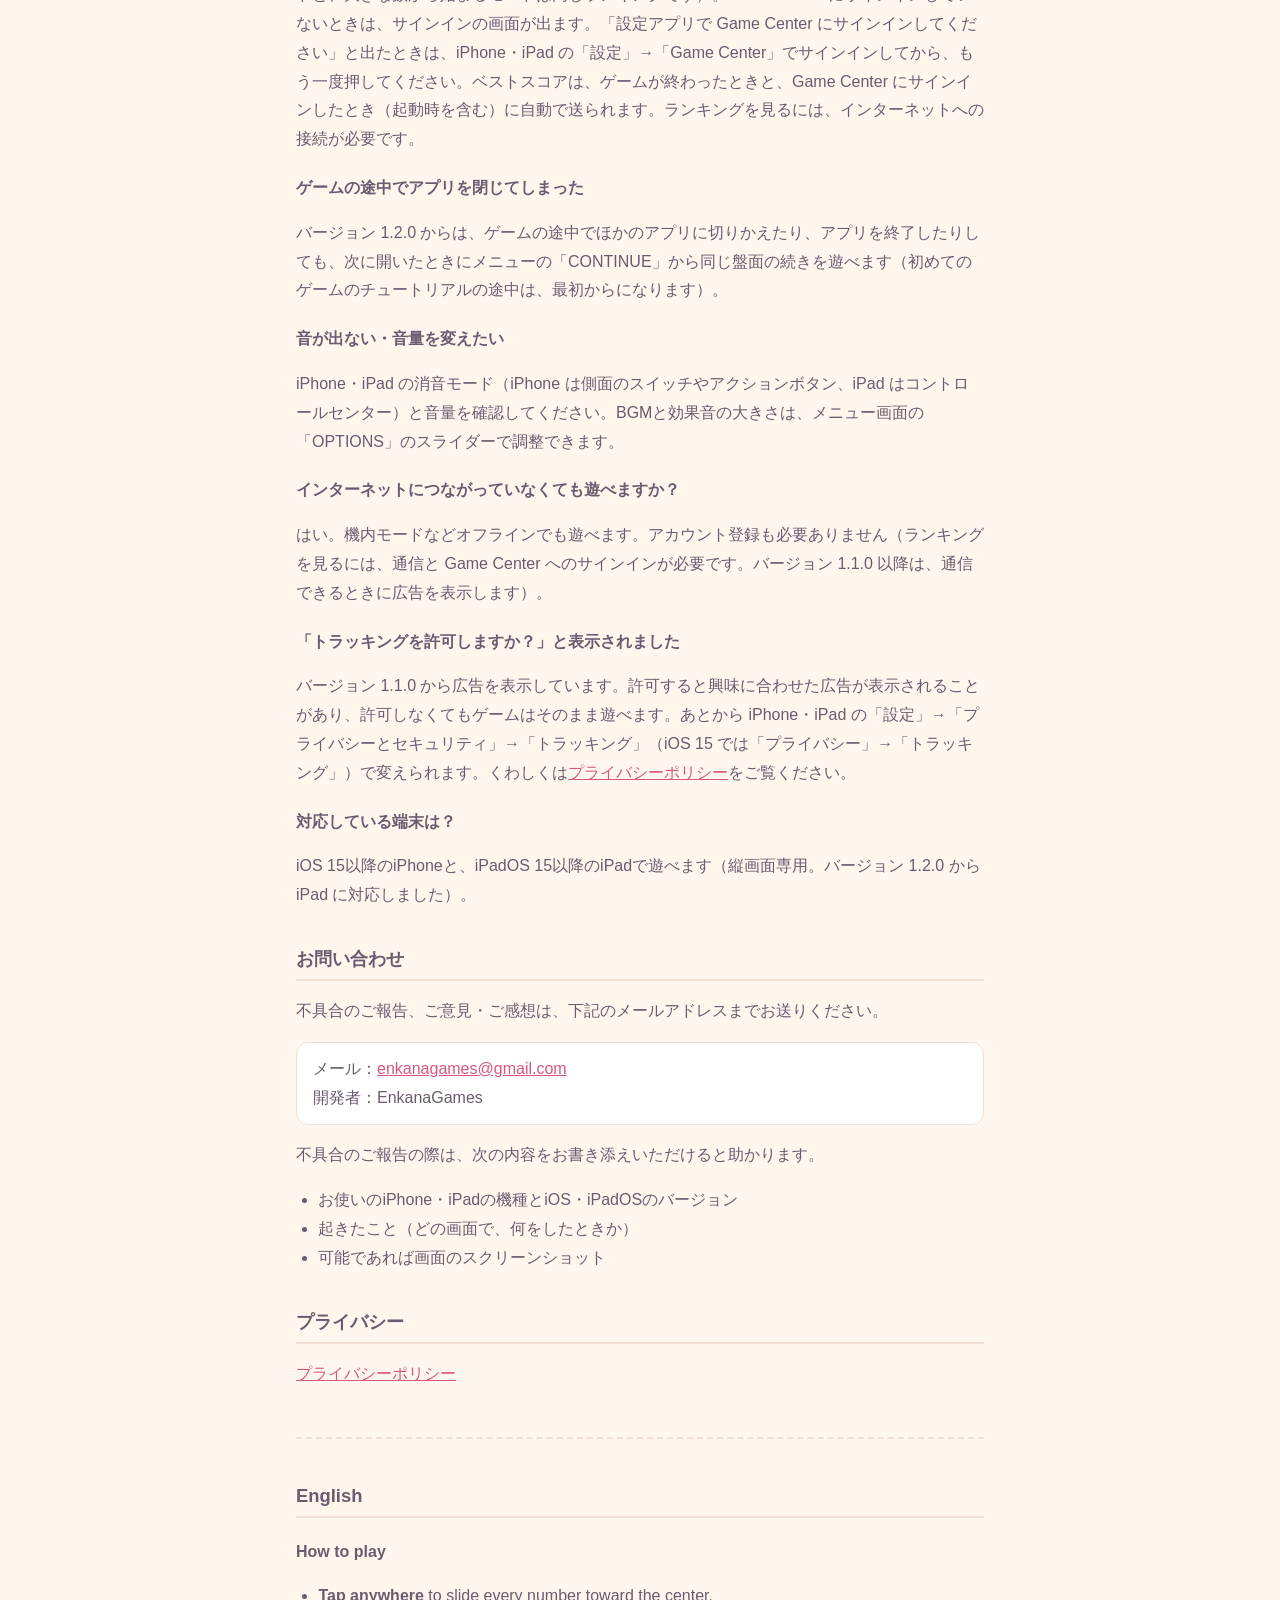
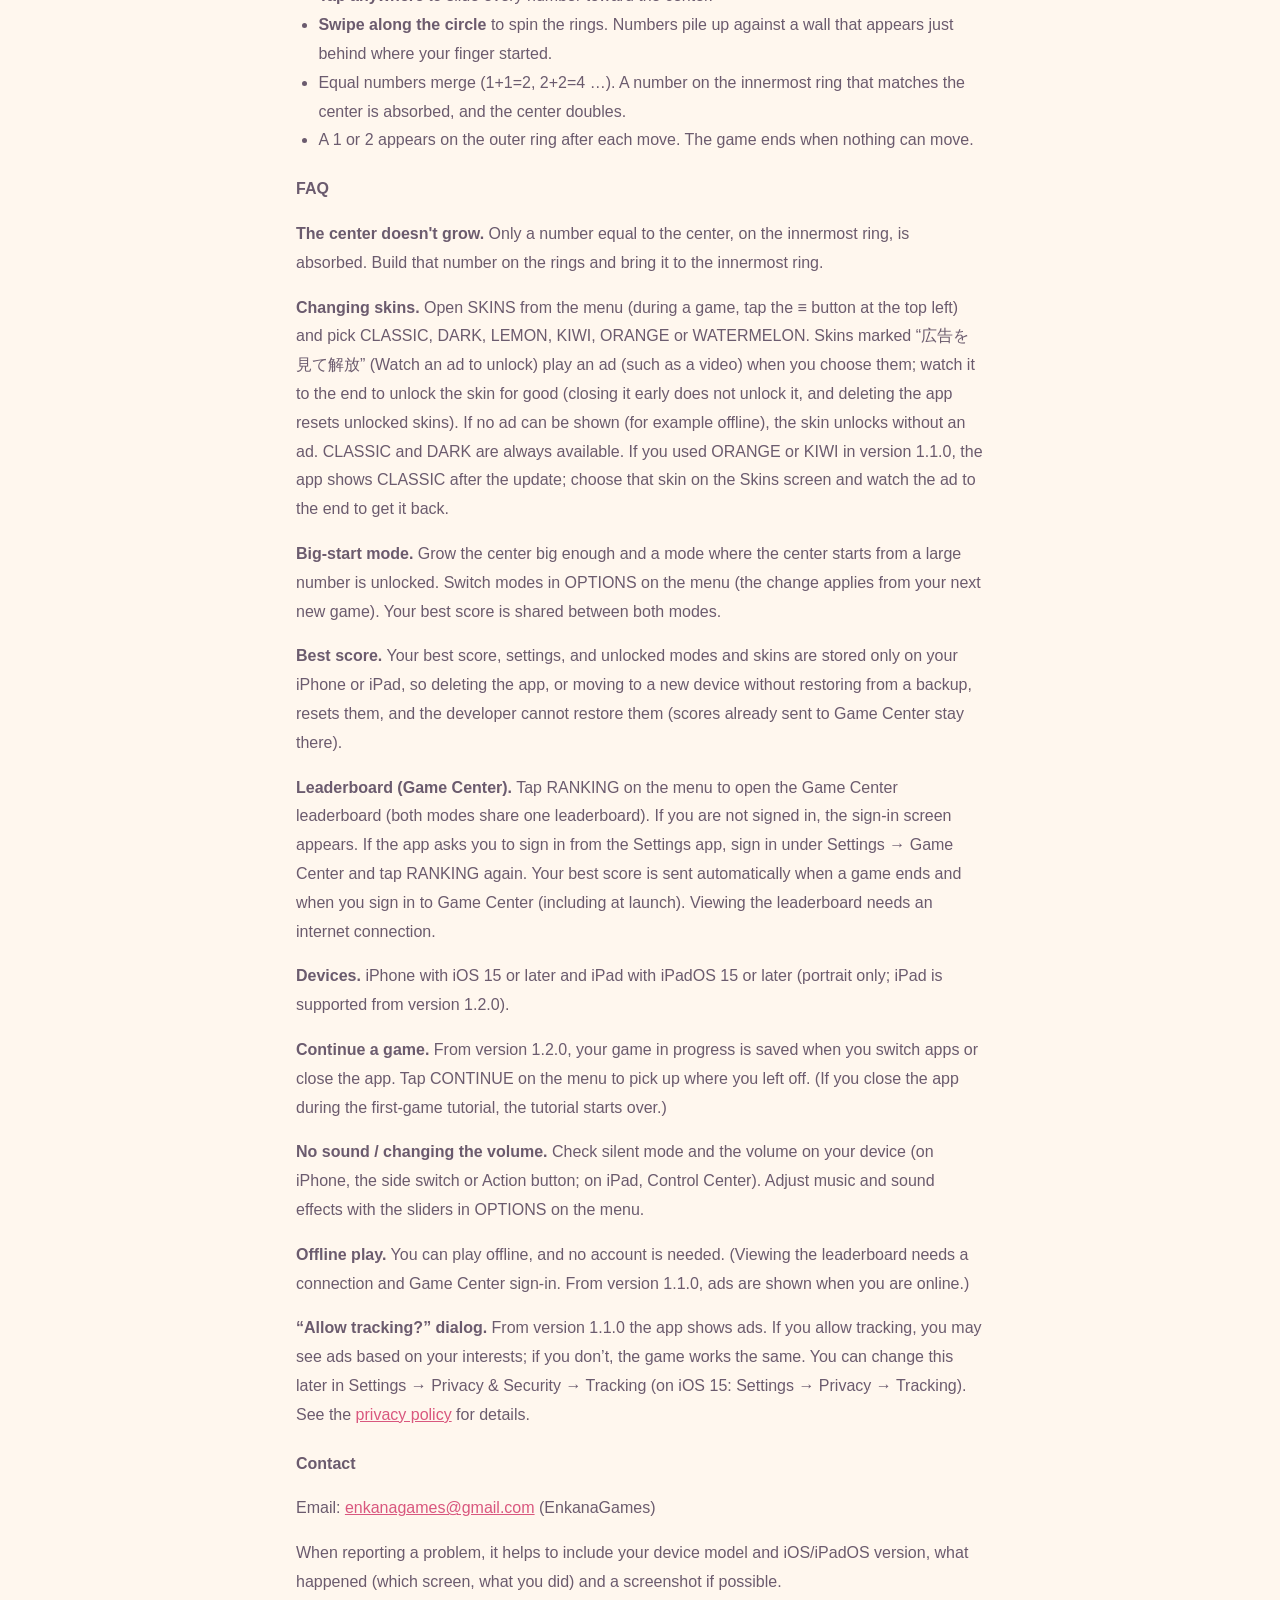
<file: dialnumber/support.html>
<!doctype html>
<html lang="ja">
<head>
<meta charset="utf-8">
<meta name="viewport" content="width=device-width, initial-scale=1">
<title>Dial Number サポート</title>
<link rel="stylesheet" href="style.css">
</head>
<body>
<main>
<p class="back"><a href="index.html">← Dial Number</a></p>
<h1>Dial Number サポート</h1>
<p class="date"><a href="#en">English</a></p>

<h2>あそびかた</h2>
<ol>
<li><strong>どこでもタップ</strong>：すべての数字が中央に向かって集まります。</li>
<li><strong>円にそってスワイプ</strong>：リングが回り、指を置いた所のうしろにできる「壁」に数字が寄って並びます。どこに集めるかは、指を置く場所で決められます。</li>
<li>同じ数字がぶつかると合体します（1+1=2、2+2=4 …）。</li>
<li>いちばん内側のリングから、中央と同じ数字を届けると中央に吸い込まれ、中央の数字が2倍になります。</li>
<li>1手ごとに、外側のリングに 1 か 2 が出てきます。</li>
<li>どこにも動かせなくなったらおしまい。中央の数字をどこまで大きくできるか挑戦しましょう。</li>
</ol>

<h2>よくある質問</h2>
<h3>中央の数字が大きくならない</h3>
<p>中央に吸い込まれるのは、<strong>いちばん内側のリングにある、中央と同じ数字</strong>だけです。リングの上で数字を合体させて中央と同じ数字を作り、いちばん内側のリングまで寄せてみてください。スワイプで壁の位置を選ぶと、数字をまとめやすくなります。</p>
<h3>スキン（見た目）を変えたい</h3>
<p>メニュー画面（ゲーム中は左上の「≡」ボタンから開けます）の「SKINS」で、好きなスキンを選んでください。CLASSIC・DARK・LEMON・KIWI・ORANGE・WATERMELON の6種類から選べます。</p>
<p>「広告を見て解放」と書かれたスキンは、選ぶと広告（動画など）が流れ、最後まで見ると解放されて、それからはずっと使えます（途中で閉じると解放されません。アプリを削除すると、もう一度解放が必要です）。広告を出せないとき（オフラインなど）は、広告なしでそのまま使えます。CLASSIC と DARK はいつでも使えます。</p>
<p>バージョン 1.1.0 で ORANGE か KIWI を使っていた場合は、1.2.0 では CLASSIC で表示されます。スキン画面でそのスキンを選び、広告を最後まで見ると、元のスキンに戻ります。</p>
<h3>中央が大きな数から始まるモードを遊びたい</h3>
<p>中央の数字を大きく育てていくと、ある大きさに初めて届いたときにお知らせが出て、中央が大きな数から始まるモードが遊べるようになります。解放後は、メニュー画面の「OPTIONS」にある「モード」で切りかえられます（新しいゲームから反映されます）。ベストスコアはどちらのモードでも共通です。</p>
<h3>ベストスコアはどこに保存されていますか？</h3>
<p>ベストスコア・設定・モードやスキンの解放状況は、お使いのiPhone・iPadの中にだけ保存されています。そのため、アプリを削除して入れ直したり、バックアップから復元せずに別の端末に替えたりすると、記録は最初からになります。開発者側で記録を復元することはできませんので、ご了承ください（Game Center のランキングに送ったスコアは、Game Center に残ります）。</p>
<h3>ランキング（Game Center）を見たい</h3>
<p>メニュー画面の「RANKING」を押すと、Game Center のランキングが開きます（ふつうのモードと、大きな数から始まるモードは同じランキングです）。Game Center にサインインしていないときは、サインインの画面が出ます。「設定アプリで Game Center にサインインしてください」と出たときは、iPhone・iPad の「設定」→「Game Center」でサインインしてから、もう一度押してください。ベストスコアは、ゲームが終わったときと、Game Center にサインインしたとき（起動時を含む）に自動で送られます。ランキングを見るには、インターネットへの接続が必要です。</p>
<h3>ゲームの途中でアプリを閉じてしまった</h3>
<p>バージョン 1.2.0 からは、ゲームの途中でほかのアプリに切りかえたり、アプリを終了したりしても、次に開いたときにメニューの「CONTINUE」から同じ盤面の続きを遊べます（初めてのゲームのチュートリアルの途中は、最初からになります）。</p>
<h3>音が出ない・音量を変えたい</h3>
<p>iPhone・iPad の消音モード（iPhone は側面のスイッチやアクションボタン、iPad はコントロールセンター）と音量を確認してください。BGMと効果音の大きさは、メニュー画面の「OPTIONS」のスライダーで調整できます。</p>
<h3>インターネットにつながっていなくても遊べますか？</h3>
<p>はい。機内モードなどオフラインでも遊べます。アカウント登録も必要ありません（ランキングを見るには、通信と Game Center へのサインインが必要です。バージョン 1.1.0 以降は、通信できるときに広告を表示します）。</p>
<h3>「トラッキングを許可しますか？」と表示されました</h3>
<p>バージョン 1.1.0 から広告を表示しています。許可すると興味に合わせた広告が表示されることがあり、許可しなくてもゲームはそのまま遊べます。あとから iPhone・iPad の「設定」→「プライバシーとセキュリティ」→「トラッキング」（iOS 15 では「プライバシー」→「トラッキング」）で変えられます。くわしくは<a href="privacy.html">プライバシーポリシー</a>をご覧ください。</p>
<h3>対応している端末は？</h3>
<p>iOS 15以降のiPhoneと、iPadOS 15以降のiPadで遊べます（縦画面専用。バージョン 1.2.0 から iPad に対応しました）。</p>

<h2>お問い合わせ</h2>
<p>不具合のご報告、ご意見・ご感想は、下記のメールアドレスまでお送りください。</p>
<p class="contact">メール：<a href="mailto:enkanagames@gmail.com?subject=Dial%20Number%20%E3%81%8A%E5%95%8F%E3%81%84%E5%90%88%E3%82%8F%E3%81%9B">enkanagames@gmail.com</a><br>開発者：EnkanaGames</p>
<p>不具合のご報告の際は、次の内容をお書き添えいただけると助かります。</p>
<ul>
<li>お使いのiPhone・iPadの機種とiOS・iPadOSのバージョン</li>
<li>起きたこと（どの画面で、何をしたときか）</li>
<li>可能であれば画面のスクリーンショット</li>
</ul>

<h2>プライバシー</h2>
<p><a href="privacy.html">プライバシーポリシー</a></p>

<section class="en" id="en" lang="en">
<h2>English</h2>
<h3>How to play</h3>
<ul>
<li><strong>Tap anywhere</strong> to slide every number toward the center.</li>
<li><strong>Swipe along the circle</strong> to spin the rings. Numbers pile up against a wall that appears just behind where your finger started.</li>
<li>Equal numbers merge (1+1=2, 2+2=4 …). A number on the innermost ring that matches the center is absorbed, and the center doubles.</li>
<li>A 1 or 2 appears on the outer ring after each move. The game ends when nothing can move.</li>
</ul>
<h3>FAQ</h3>
<p><strong>The center doesn't grow.</strong> Only a number equal to the center, on the innermost ring, is absorbed. Build that number on the rings and bring it to the innermost ring.</p>
<p><strong>Changing skins.</strong> Open SKINS from the menu (during a game, tap the ≡ button at the top left) and pick CLASSIC, DARK, LEMON, KIWI, ORANGE or WATERMELON. Skins marked “広告を見て解放” (Watch an ad to unlock) play an ad (such as a video) when you choose them; watch it to the end to unlock the skin for good (closing it early does not unlock it, and deleting the app resets unlocked skins). If no ad can be shown (for example offline), the skin unlocks without an ad. CLASSIC and DARK are always available. If you used ORANGE or KIWI in version 1.1.0, the app shows CLASSIC after the update; choose that skin on the Skins screen and watch the ad to the end to get it back.</p>
<p><strong>Big-start mode.</strong> Grow the center big enough and a mode where the center starts from a large number is unlocked. Switch modes in OPTIONS on the menu (the change applies from your next new game). Your best score is shared between both modes.</p>
<p><strong>Best score.</strong> Your best score, settings, and unlocked modes and skins are stored only on your iPhone or iPad, so deleting the app, or moving to a new device without restoring from a backup, resets them, and the developer cannot restore them (scores already sent to Game Center stay there).</p>
<p><strong>Leaderboard (Game Center).</strong> Tap RANKING on the menu to open the Game Center leaderboard (both modes share one leaderboard). If you are not signed in, the sign-in screen appears. If the app asks you to sign in from the Settings app, sign in under Settings → Game Center and tap RANKING again. Your best score is sent automatically when a game ends and when you sign in to Game Center (including at launch). Viewing the leaderboard needs an internet connection.</p>
<p><strong>Devices.</strong> iPhone with iOS 15 or later and iPad with iPadOS 15 or later (portrait only; iPad is supported from version 1.2.0).</p>
<p><strong>Continue a game.</strong> From version 1.2.0, your game in progress is saved when you switch apps or close the app. Tap CONTINUE on the menu to pick up where you left off. (If you close the app during the first-game tutorial, the tutorial starts over.)</p>
<p><strong>No sound / changing the volume.</strong> Check silent mode and the volume on your device (on iPhone, the side switch or Action button; on iPad, Control Center). Adjust music and sound effects with the sliders in OPTIONS on the menu.</p>
<p><strong>Offline play.</strong> You can play offline, and no account is needed. (Viewing the leaderboard needs a connection and Game Center sign-in. From version 1.1.0, ads are shown when you are online.)</p>
<p><strong>“Allow tracking?” dialog.</strong> From version 1.1.0 the app shows ads. If you allow tracking, you may see ads based on your interests; if you don’t, the game works the same. You can change this later in Settings → Privacy &amp; Security → Tracking (on iOS 15: Settings → Privacy → Tracking). See the <a href="privacy.html#en">privacy policy</a> for details.</p>
<h3>Contact</h3>
<p>Email: <a href="mailto:enkanagames@gmail.com?subject=Dial%20Number%20Support">enkanagames@gmail.com</a> (EnkanaGames)</p>
<p>When reporting a problem, it helps to include your device model and iOS/iPadOS version, what happened (which screen, what you did) and a screenshot if possible.</p>
</section>
</main>
</body>
</html>
</file>
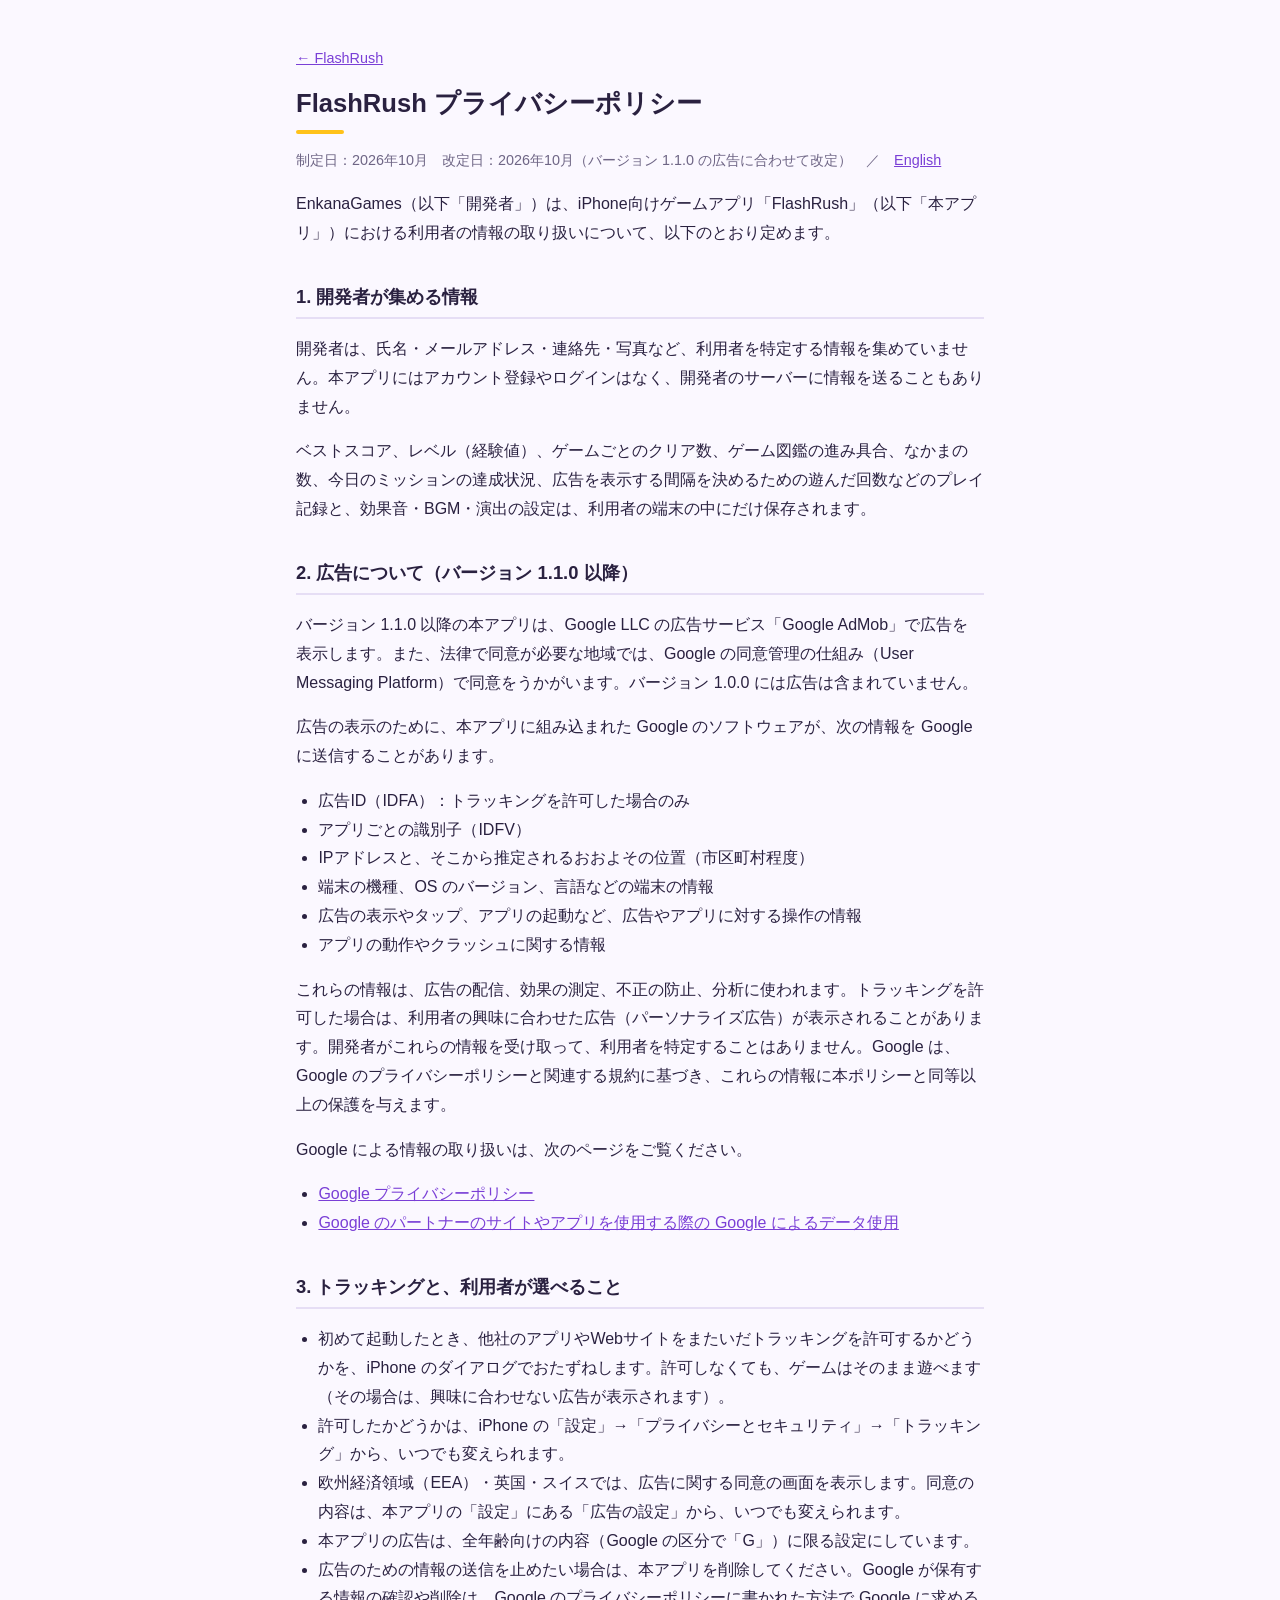
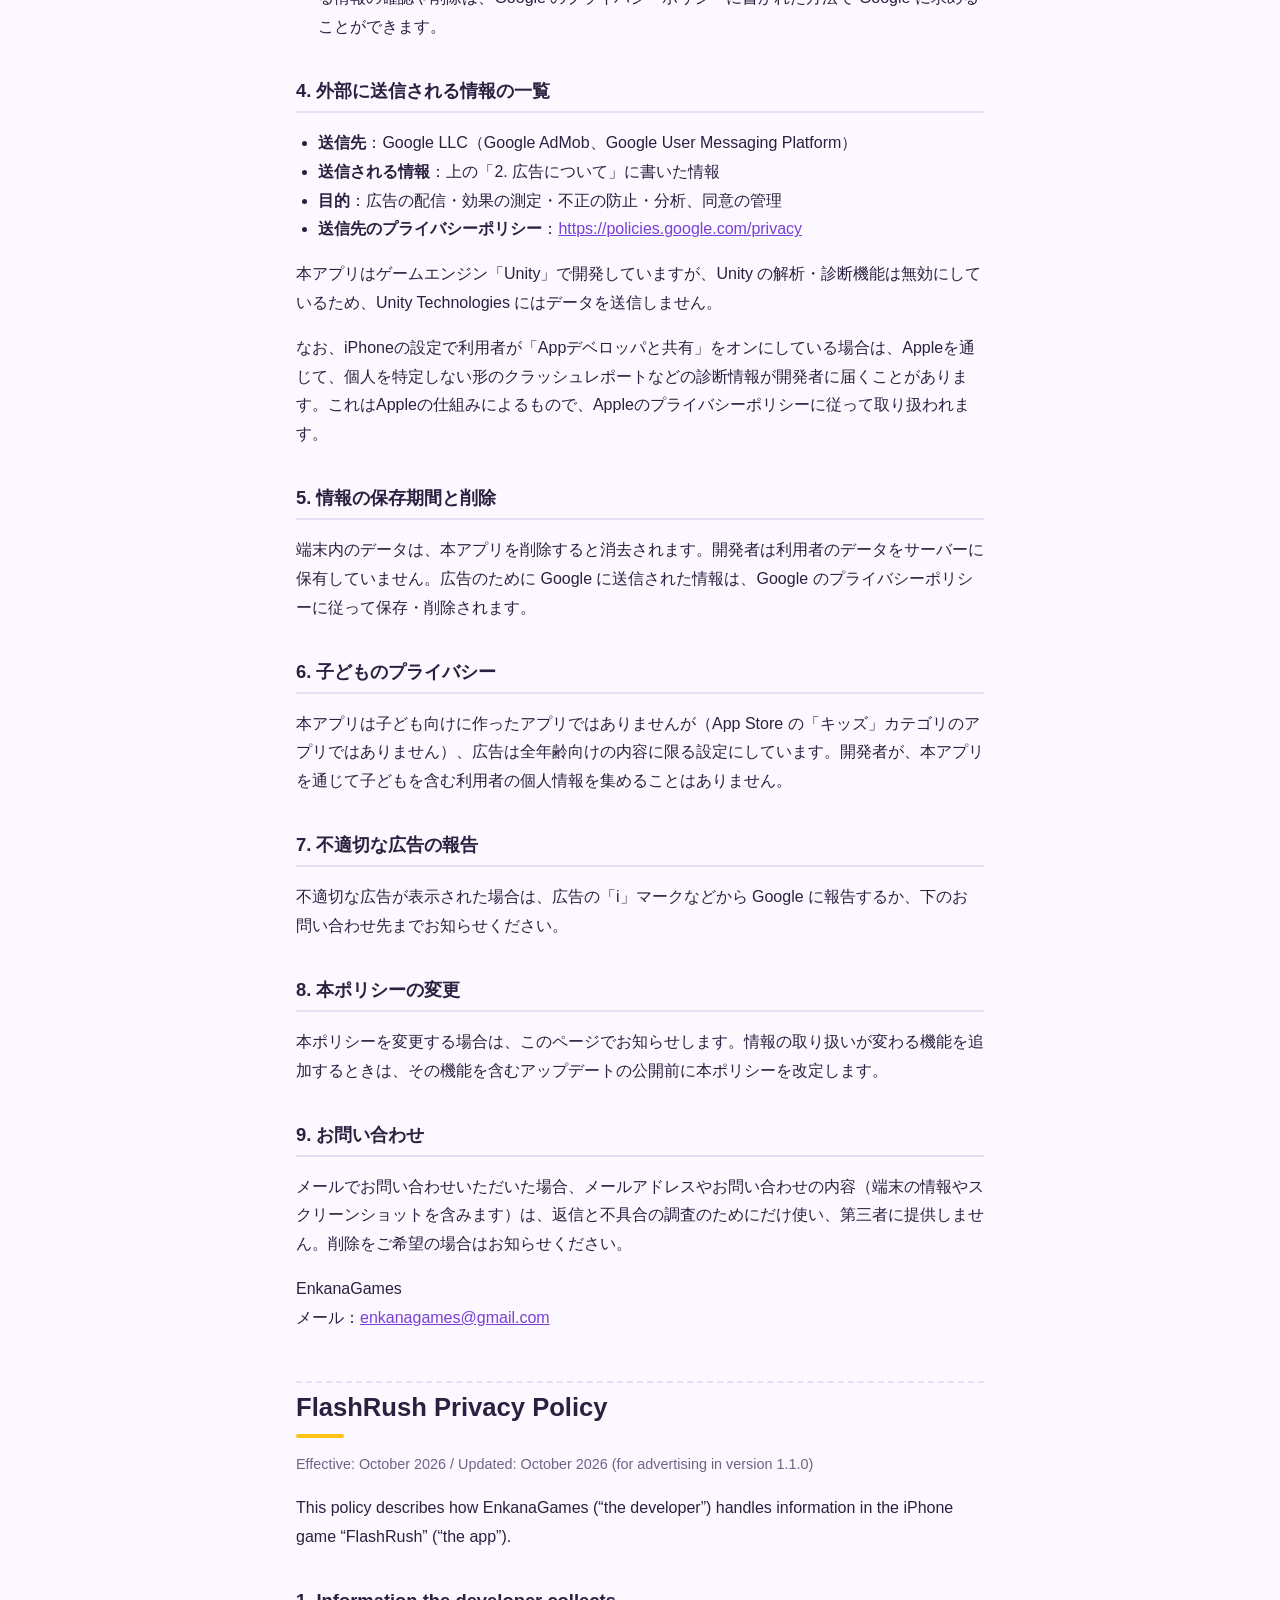
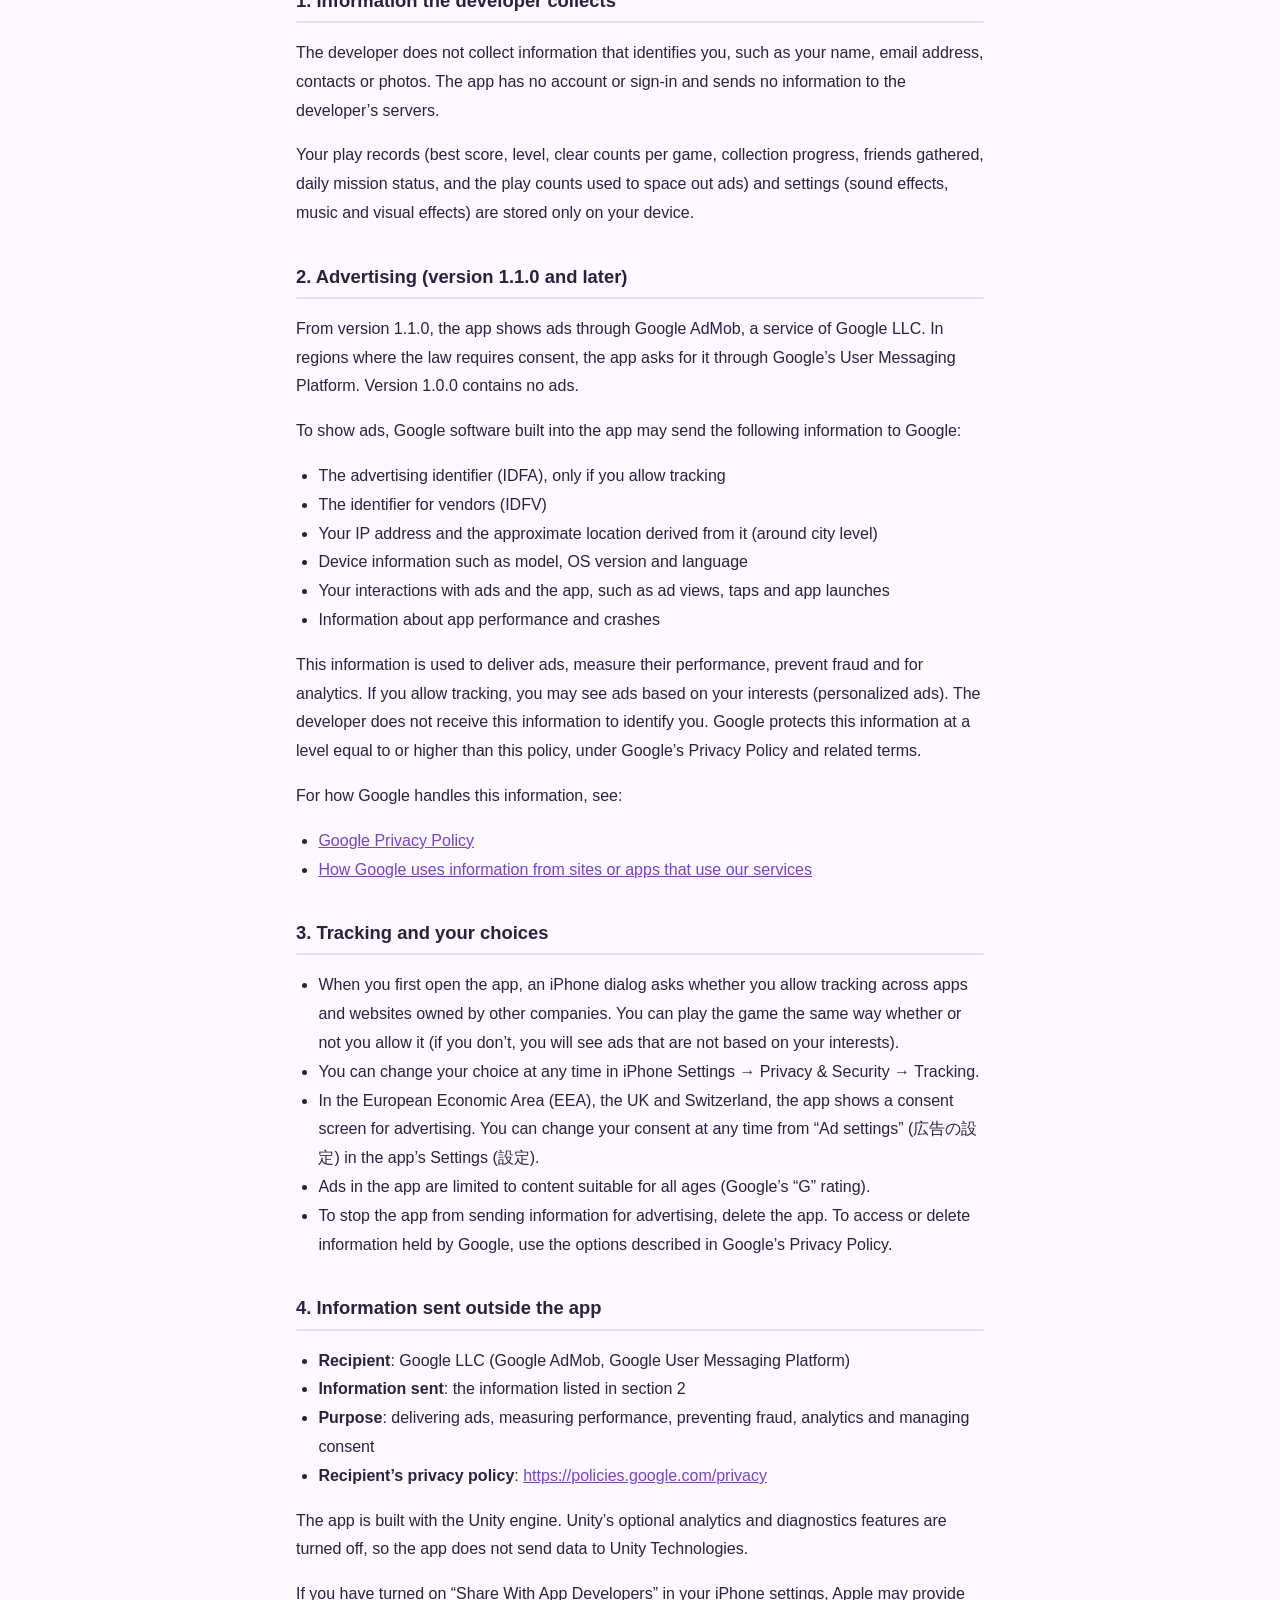
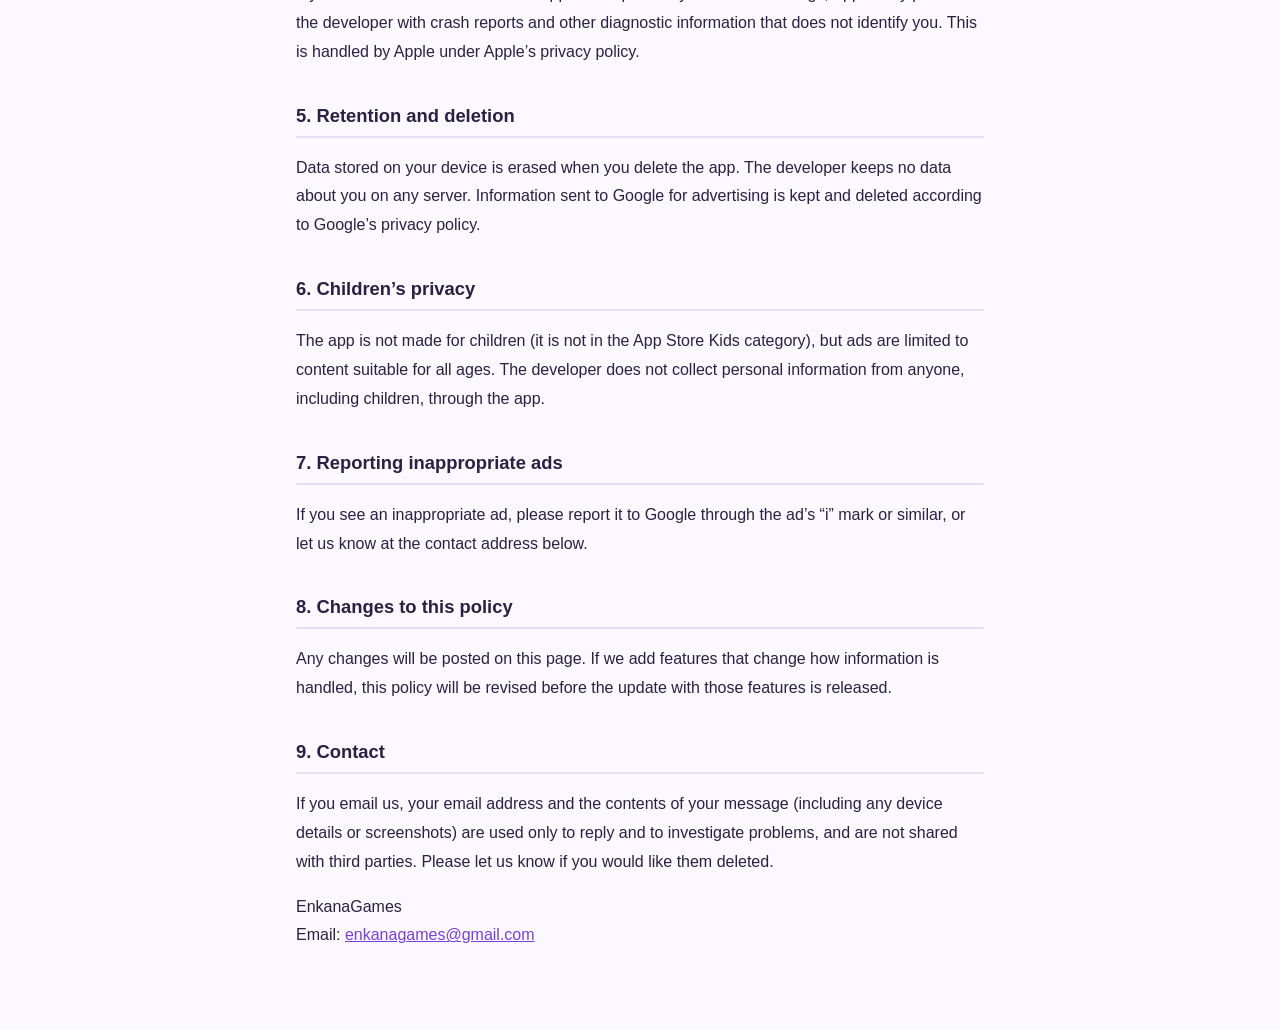
<file: flashrush/privacy.html>
<!doctype html>
<html lang="ja">
<head>
<meta charset="utf-8">
<meta name="viewport" content="width=device-width, initial-scale=1">
<title>FlashRush プライバシーポリシー</title>
<link rel="stylesheet" href="style.css">
</head>
<body>
<main>
<p class="back"><a href="index.html">← FlashRush</a></p>
<h1>FlashRush プライバシーポリシー</h1>
<p class="date">制定日：2026年10月　改定日：2026年10月（バージョン 1.1.0 の広告に合わせて改定）　／　<a href="#en">English</a></p>

<p>EnkanaGames（以下「開発者」）は、iPhone向けゲームアプリ「FlashRush」（以下「本アプリ」）における利用者の情報の取り扱いについて、以下のとおり定めます。</p>

<h2>1. 開発者が集める情報</h2>
<p>開発者は、氏名・メールアドレス・連絡先・写真など、利用者を特定する情報を集めていません。本アプリにはアカウント登録やログインはなく、開発者のサーバーに情報を送ることもありません。</p>
<p>ベストスコア、レベル（経験値）、ゲームごとのクリア数、ゲーム図鑑の進み具合、なかまの数、今日のミッションの達成状況、広告を表示する間隔を決めるための遊んだ回数などのプレイ記録と、効果音・BGM・演出の設定は、利用者の端末の中にだけ保存されます。</p>

<h2>2. 広告について（バージョン 1.1.0 以降）</h2>
<p>バージョン 1.1.0 以降の本アプリは、Google LLC の広告サービス「Google AdMob」で広告を表示します。また、法律で同意が必要な地域では、Google の同意管理の仕組み（User Messaging Platform）で同意をうかがいます。バージョン 1.0.0 には広告は含まれていません。</p>
<p>広告の表示のために、本アプリに組み込まれた Google のソフトウェアが、次の情報を Google に送信することがあります。</p>
<ul>
<li>広告ID（IDFA）：トラッキングを許可した場合のみ</li>
<li>アプリごとの識別子（IDFV）</li>
<li>IPアドレスと、そこから推定されるおおよその位置（市区町村程度）</li>
<li>端末の機種、OS のバージョン、言語などの端末の情報</li>
<li>広告の表示やタップ、アプリの起動など、広告やアプリに対する操作の情報</li>
<li>アプリの動作やクラッシュに関する情報</li>
</ul>
<p>これらの情報は、広告の配信、効果の測定、不正の防止、分析に使われます。トラッキングを許可した場合は、利用者の興味に合わせた広告（パーソナライズ広告）が表示されることがあります。開発者がこれらの情報を受け取って、利用者を特定することはありません。Google は、Google のプライバシーポリシーと関連する規約に基づき、これらの情報に本ポリシーと同等以上の保護を与えます。</p>
<p>Google による情報の取り扱いは、次のページをご覧ください。</p>
<ul>
<li><a href="https://policies.google.com/privacy?hl=ja">Google プライバシーポリシー</a></li>
<li><a href="https://policies.google.com/technologies/partner-sites?hl=ja">Google のパートナーのサイトやアプリを使用する際の Google によるデータ使用</a></li>
</ul>

<h2>3. トラッキングと、利用者が選べること</h2>
<ul>
<li>初めて起動したとき、他社のアプリやWebサイトをまたいだトラッキングを許可するかどうかを、iPhone のダイアログでおたずねします。許可しなくても、ゲームはそのまま遊べます（その場合は、興味に合わせない広告が表示されます）。</li>
<li>許可したかどうかは、iPhone の「設定」→「プライバシーとセキュリティ」→「トラッキング」から、いつでも変えられます。</li>
<li>欧州経済領域（EEA）・英国・スイスでは、広告に関する同意の画面を表示します。同意の内容は、本アプリの「設定」にある「広告の設定」から、いつでも変えられます。</li>
<li>本アプリの広告は、全年齢向けの内容（Google の区分で「G」）に限る設定にしています。</li>
<li>広告のための情報の送信を止めたい場合は、本アプリを削除してください。Google が保有する情報の確認や削除は、Google のプライバシーポリシーに書かれた方法で Google に求めることができます。</li>
</ul>

<h2>4. 外部に送信される情報の一覧</h2>
<ul>
<li><strong>送信先</strong>：Google LLC（Google AdMob、Google User Messaging Platform）</li>
<li><strong>送信される情報</strong>：上の「2. 広告について」に書いた情報</li>
<li><strong>目的</strong>：広告の配信・効果の測定・不正の防止・分析、同意の管理</li>
<li><strong>送信先のプライバシーポリシー</strong>：<a href="https://policies.google.com/privacy?hl=ja">https://policies.google.com/privacy</a></li>
</ul>
<p>本アプリはゲームエンジン「Unity」で開発していますが、Unity の解析・診断機能は無効にしているため、Unity Technologies にはデータを送信しません。</p>
<p>なお、iPhoneの設定で利用者が「Appデベロッパと共有」をオンにしている場合は、Appleを通じて、個人を特定しない形のクラッシュレポートなどの診断情報が開発者に届くことがあります。これはAppleの仕組みによるもので、Appleのプライバシーポリシーに従って取り扱われます。</p>

<h2>5. 情報の保存期間と削除</h2>
<p>端末内のデータは、本アプリを削除すると消去されます。開発者は利用者のデータをサーバーに保有していません。広告のために Google に送信された情報は、Google のプライバシーポリシーに従って保存・削除されます。</p>

<h2>6. 子どものプライバシー</h2>
<p>本アプリは子ども向けに作ったアプリではありませんが（App Store の「キッズ」カテゴリのアプリではありません）、広告は全年齢向けの内容に限る設定にしています。開発者が、本アプリを通じて子どもを含む利用者の個人情報を集めることはありません。</p>

<h2>7. 不適切な広告の報告</h2>
<p>不適切な広告が表示された場合は、広告の「i」マークなどから Google に報告するか、下のお問い合わせ先までお知らせください。</p>

<h2>8. 本ポリシーの変更</h2>
<p>本ポリシーを変更する場合は、このページでお知らせします。情報の取り扱いが変わる機能を追加するときは、その機能を含むアップデートの公開前に本ポリシーを改定します。</p>

<h2>9. お問い合わせ</h2>
<p>メールでお問い合わせいただいた場合、メールアドレスやお問い合わせの内容（端末の情報やスクリーンショットを含みます）は、返信と不具合の調査のためにだけ使い、第三者に提供しません。削除をご希望の場合はお知らせください。</p>
<p>EnkanaGames<br>メール：<a href="mailto:enkanagames@gmail.com">enkanagames@gmail.com</a></p>

<section class="en" id="en" lang="en">
<h1>FlashRush Privacy Policy</h1>
<p class="date">Effective: October 2026 / Updated: October 2026 (for advertising in version 1.1.0)</p>
<p>This policy describes how EnkanaGames (“the developer”) handles information in the iPhone game “FlashRush” (“the app”).</p>

<h2>1. Information the developer collects</h2>
<p>The developer does not collect information that identifies you, such as your name, email address, contacts or photos. The app has no account or sign-in and sends no information to the developer’s servers.</p>
<p>Your play records (best score, level, clear counts per game, collection progress, friends gathered, daily mission status, and the play counts used to space out ads) and settings (sound effects, music and visual effects) are stored only on your device.</p>

<h2>2. Advertising (version 1.1.0 and later)</h2>
<p>From version 1.1.0, the app shows ads through Google AdMob, a service of Google LLC. In regions where the law requires consent, the app asks for it through Google’s User Messaging Platform. Version 1.0.0 contains no ads.</p>
<p>To show ads, Google software built into the app may send the following information to Google:</p>
<ul>
<li>The advertising identifier (IDFA), only if you allow tracking</li>
<li>The identifier for vendors (IDFV)</li>
<li>Your IP address and the approximate location derived from it (around city level)</li>
<li>Device information such as model, OS version and language</li>
<li>Your interactions with ads and the app, such as ad views, taps and app launches</li>
<li>Information about app performance and crashes</li>
</ul>
<p>This information is used to deliver ads, measure their performance, prevent fraud and for analytics. If you allow tracking, you may see ads based on your interests (personalized ads). The developer does not receive this information to identify you. Google protects this information at a level equal to or higher than this policy, under Google’s Privacy Policy and related terms.</p>
<p>For how Google handles this information, see:</p>
<ul>
<li><a href="https://policies.google.com/privacy?hl=en">Google Privacy Policy</a></li>
<li><a href="https://policies.google.com/technologies/partner-sites?hl=en">How Google uses information from sites or apps that use our services</a></li>
</ul>

<h2>3. Tracking and your choices</h2>
<ul>
<li>When you first open the app, an iPhone dialog asks whether you allow tracking across apps and websites owned by other companies. You can play the game the same way whether or not you allow it (if you don’t, you will see ads that are not based on your interests).</li>
<li>You can change your choice at any time in iPhone Settings → Privacy &amp; Security → Tracking.</li>
<li>In the European Economic Area (EEA), the UK and Switzerland, the app shows a consent screen for advertising. You can change your consent at any time from “Ad settings” (広告の設定) in the app’s Settings (設定).</li>
<li>Ads in the app are limited to content suitable for all ages (Google’s “G” rating).</li>
<li>To stop the app from sending information for advertising, delete the app. To access or delete information held by Google, use the options described in Google’s Privacy Policy.</li>
</ul>

<h2>4. Information sent outside the app</h2>
<ul>
<li><strong>Recipient</strong>: Google LLC (Google AdMob, Google User Messaging Platform)</li>
<li><strong>Information sent</strong>: the information listed in section 2</li>
<li><strong>Purpose</strong>: delivering ads, measuring performance, preventing fraud, analytics and managing consent</li>
<li><strong>Recipient’s privacy policy</strong>: <a href="https://policies.google.com/privacy?hl=en">https://policies.google.com/privacy</a></li>
</ul>
<p>The app is built with the Unity engine. Unity’s optional analytics and diagnostics features are turned off, so the app does not send data to Unity Technologies.</p>
<p>If you have turned on “Share With App Developers” in your iPhone settings, Apple may provide the developer with crash reports and other diagnostic information that does not identify you. This is handled by Apple under Apple’s privacy policy.</p>

<h2>5. Retention and deletion</h2>
<p>Data stored on your device is erased when you delete the app. The developer keeps no data about you on any server. Information sent to Google for advertising is kept and deleted according to Google’s privacy policy.</p>

<h2>6. Children’s privacy</h2>
<p>The app is not made for children (it is not in the App Store Kids category), but ads are limited to content suitable for all ages. The developer does not collect personal information from anyone, including children, through the app.</p>

<h2>7. Reporting inappropriate ads</h2>
<p>If you see an inappropriate ad, please report it to Google through the ad’s “i” mark or similar, or let us know at the contact address below.</p>

<h2>8. Changes to this policy</h2>
<p>Any changes will be posted on this page. If we add features that change how information is handled, this policy will be revised before the update with those features is released.</p>

<h2>9. Contact</h2>
<p>If you email us, your email address and the contents of your message (including any device details or screenshots) are used only to reply and to investigate problems, and are not shared with third parties. Please let us know if you would like them deleted.</p>
<p>EnkanaGames<br>Email: <a href="mailto:enkanagames@gmail.com">enkanagames@gmail.com</a></p>
</section>
</main>
</body>
</html>
</file>
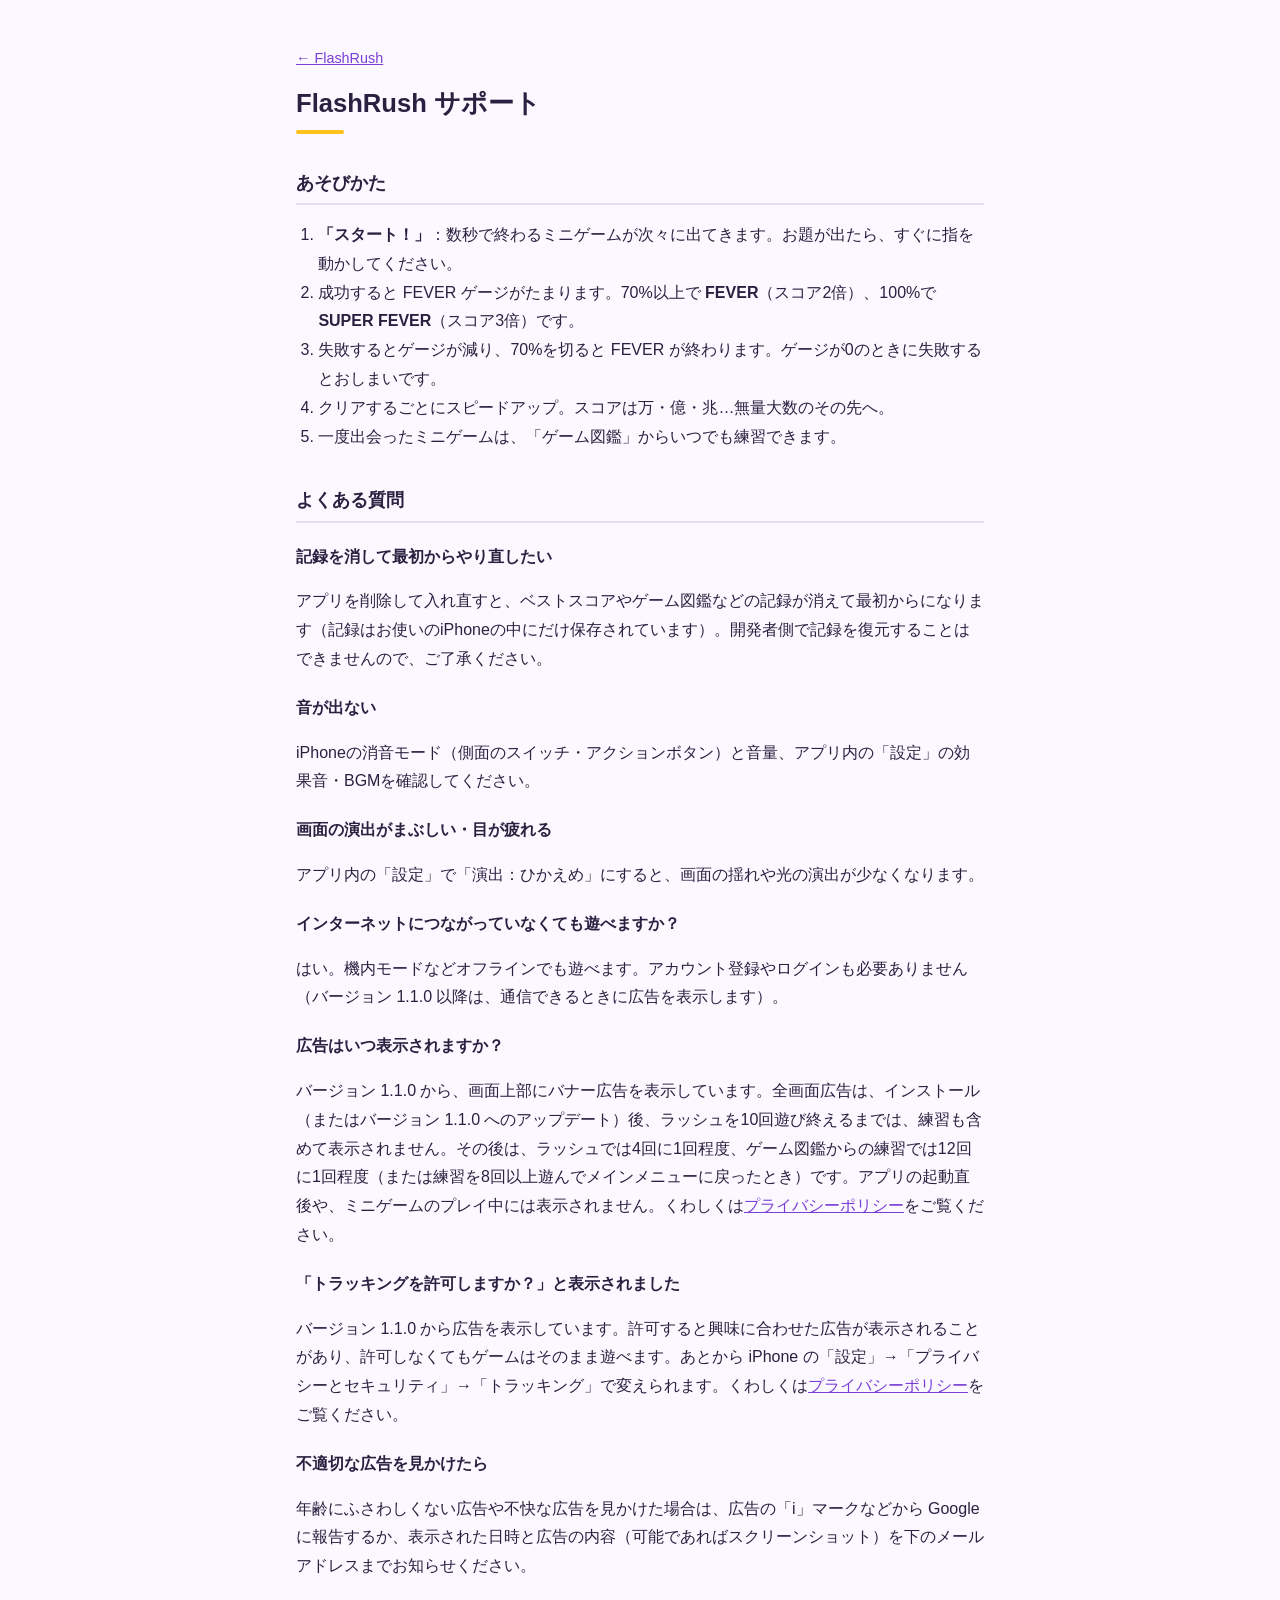
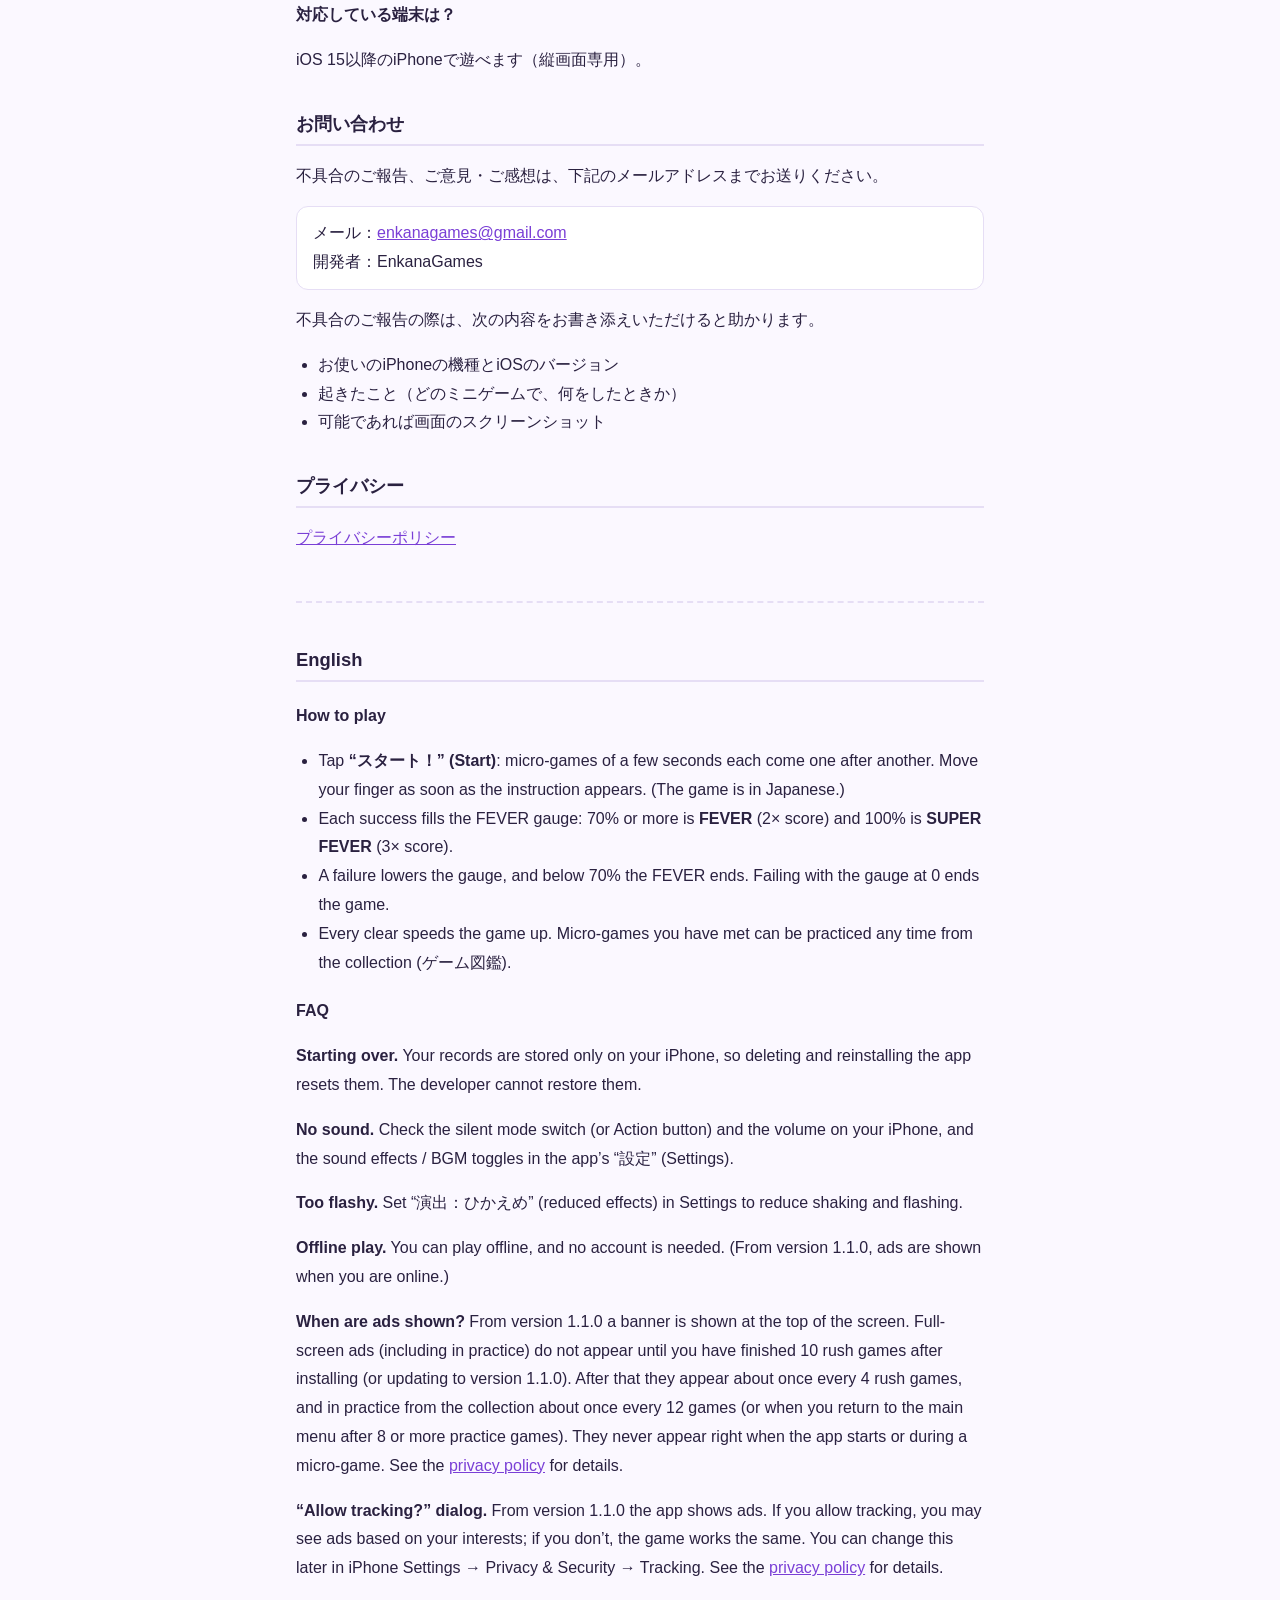
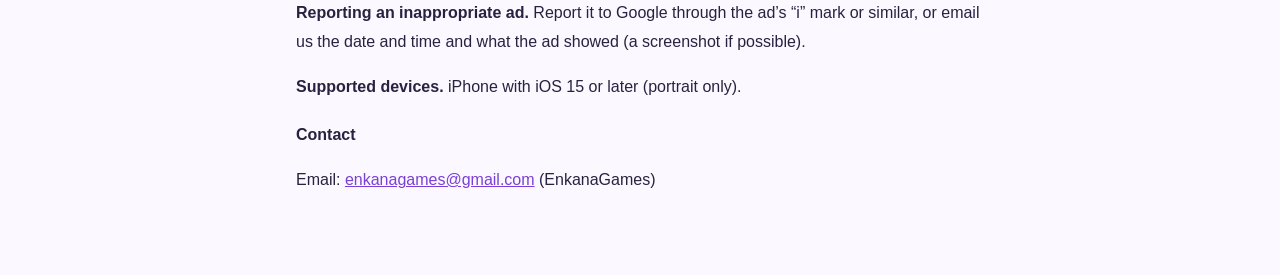
<file: flashrush/support.html>
<!doctype html>
<html lang="ja">
<head>
<meta charset="utf-8">
<meta name="viewport" content="width=device-width, initial-scale=1">
<title>FlashRush サポート</title>
<link rel="stylesheet" href="style.css">
</head>
<body>
<main>
<p class="back"><a href="index.html">← FlashRush</a></p>
<h1>FlashRush サポート</h1>

<h2>あそびかた</h2>
<ol>
<li><strong>「スタート！」</strong>：数秒で終わるミニゲームが次々に出てきます。お題が出たら、すぐに指を動かしてください。</li>
<li>成功すると FEVER ゲージがたまります。70%以上で <strong>FEVER</strong>（スコア2倍）、100%で <strong>SUPER FEVER</strong>（スコア3倍）です。</li>
<li>失敗するとゲージが減り、70%を切ると FEVER が終わります。ゲージが0のときに失敗するとおしまいです。</li>
<li>クリアするごとにスピードアップ。スコアは万・億・兆…無量大数のその先へ。</li>
<li>一度出会ったミニゲームは、「ゲーム図鑑」からいつでも練習できます。</li>
</ol>

<h2>よくある質問</h2>
<h3>記録を消して最初からやり直したい</h3>
<p>アプリを削除して入れ直すと、ベストスコアやゲーム図鑑などの記録が消えて最初からになります（記録はお使いのiPhoneの中にだけ保存されています）。開発者側で記録を復元することはできませんので、ご了承ください。</p>
<h3>音が出ない</h3>
<p>iPhoneの消音モード（側面のスイッチ・アクションボタン）と音量、アプリ内の「設定」の効果音・BGMを確認してください。</p>
<h3>画面の演出がまぶしい・目が疲れる</h3>
<p>アプリ内の「設定」で「演出：ひかえめ」にすると、画面の揺れや光の演出が少なくなります。</p>
<h3>インターネットにつながっていなくても遊べますか？</h3>
<p>はい。機内モードなどオフラインでも遊べます。アカウント登録やログインも必要ありません（バージョン 1.1.0 以降は、通信できるときに広告を表示します）。</p>
<h3>広告はいつ表示されますか？</h3>
<p>バージョン 1.1.0 から、画面上部にバナー広告を表示しています。全画面広告は、インストール（またはバージョン 1.1.0 へのアップデート）後、ラッシュを10回遊び終えるまでは、練習も含めて表示されません。その後は、ラッシュでは4回に1回程度、ゲーム図鑑からの練習では12回に1回程度（または練習を8回以上遊んでメインメニューに戻ったとき）です。アプリの起動直後や、ミニゲームのプレイ中には表示されません。くわしくは<a href="privacy.html">プライバシーポリシー</a>をご覧ください。</p>
<h3>「トラッキングを許可しますか？」と表示されました</h3>
<p>バージョン 1.1.0 から広告を表示しています。許可すると興味に合わせた広告が表示されることがあり、許可しなくてもゲームはそのまま遊べます。あとから iPhone の「設定」→「プライバシーとセキュリティ」→「トラッキング」で変えられます。くわしくは<a href="privacy.html">プライバシーポリシー</a>をご覧ください。</p>
<h3>不適切な広告を見かけたら</h3>
<p>年齢にふさわしくない広告や不快な広告を見かけた場合は、広告の「i」マークなどから Google に報告するか、表示された日時と広告の内容（可能であればスクリーンショット）を下のメールアドレスまでお知らせください。</p>
<h3>対応している端末は？</h3>
<p>iOS 15以降のiPhoneで遊べます（縦画面専用）。</p>

<h2>お問い合わせ</h2>
<p>不具合のご報告、ご意見・ご感想は、下記のメールアドレスまでお送りください。</p>
<p class="contact">メール：<a href="mailto:enkanagames@gmail.com?subject=FlashRush%20%E3%81%8A%E5%95%8F%E3%81%84%E5%90%88%E3%82%8F%E3%81%9B">enkanagames@gmail.com</a><br>開発者：EnkanaGames</p>
<p>不具合のご報告の際は、次の内容をお書き添えいただけると助かります。</p>
<ul>
<li>お使いのiPhoneの機種とiOSのバージョン</li>
<li>起きたこと（どのミニゲームで、何をしたときか）</li>
<li>可能であれば画面のスクリーンショット</li>
</ul>

<h2>プライバシー</h2>
<p><a href="privacy.html">プライバシーポリシー</a></p>

<section class="en" id="en" lang="en">
<h2>English</h2>
<h3>How to play</h3>
<ul>
<li>Tap <strong>“スタート！” (Start)</strong>: micro-games of a few seconds each come one after another. Move your finger as soon as the instruction appears. (The game is in Japanese.)</li>
<li>Each success fills the FEVER gauge: 70% or more is <strong>FEVER</strong> (2× score) and 100% is <strong>SUPER FEVER</strong> (3× score).</li>
<li>A failure lowers the gauge, and below 70% the FEVER ends. Failing with the gauge at 0 ends the game.</li>
<li>Every clear speeds the game up. Micro-games you have met can be practiced any time from the collection (ゲーム図鑑).</li>
</ul>
<h3>FAQ</h3>
<p><strong>Starting over.</strong> Your records are stored only on your iPhone, so deleting and reinstalling the app resets them. The developer cannot restore them.</p>
<p><strong>No sound.</strong> Check the silent mode switch (or Action button) and the volume on your iPhone, and the sound effects / BGM toggles in the app’s “設定” (Settings).</p>
<p><strong>Too flashy.</strong> Set “演出：ひかえめ” (reduced effects) in Settings to reduce shaking and flashing.</p>
<p><strong>Offline play.</strong> You can play offline, and no account is needed. (From version 1.1.0, ads are shown when you are online.)</p>
<p><strong>When are ads shown?</strong> From version 1.1.0 a banner is shown at the top of the screen. Full-screen ads (including in practice) do not appear until you have finished 10 rush games after installing (or updating to version 1.1.0). After that they appear about once every 4 rush games, and in practice from the collection about once every 12 games (or when you return to the main menu after 8 or more practice games). They never appear right when the app starts or during a micro-game. See the <a href="privacy.html#en">privacy policy</a> for details.</p>
<p><strong>“Allow tracking?” dialog.</strong> From version 1.1.0 the app shows ads. If you allow tracking, you may see ads based on your interests; if you don’t, the game works the same. You can change this later in iPhone Settings → Privacy &amp; Security → Tracking. See the <a href="privacy.html#en">privacy policy</a> for details.</p>
<p><strong>Reporting an inappropriate ad.</strong> Report it to Google through the ad’s “i” mark or similar, or email us the date and time and what the ad showed (a screenshot if possible).</p>
<p><strong>Supported devices.</strong> iPhone with iOS 15 or later (portrait only).</p>
<h3>Contact</h3>
<p>Email: <a href="mailto:enkanagames@gmail.com?subject=FlashRush%20Support">enkanagames@gmail.com</a> (EnkanaGames)</p>
</section>
</main>
</body>
</html>
</file>
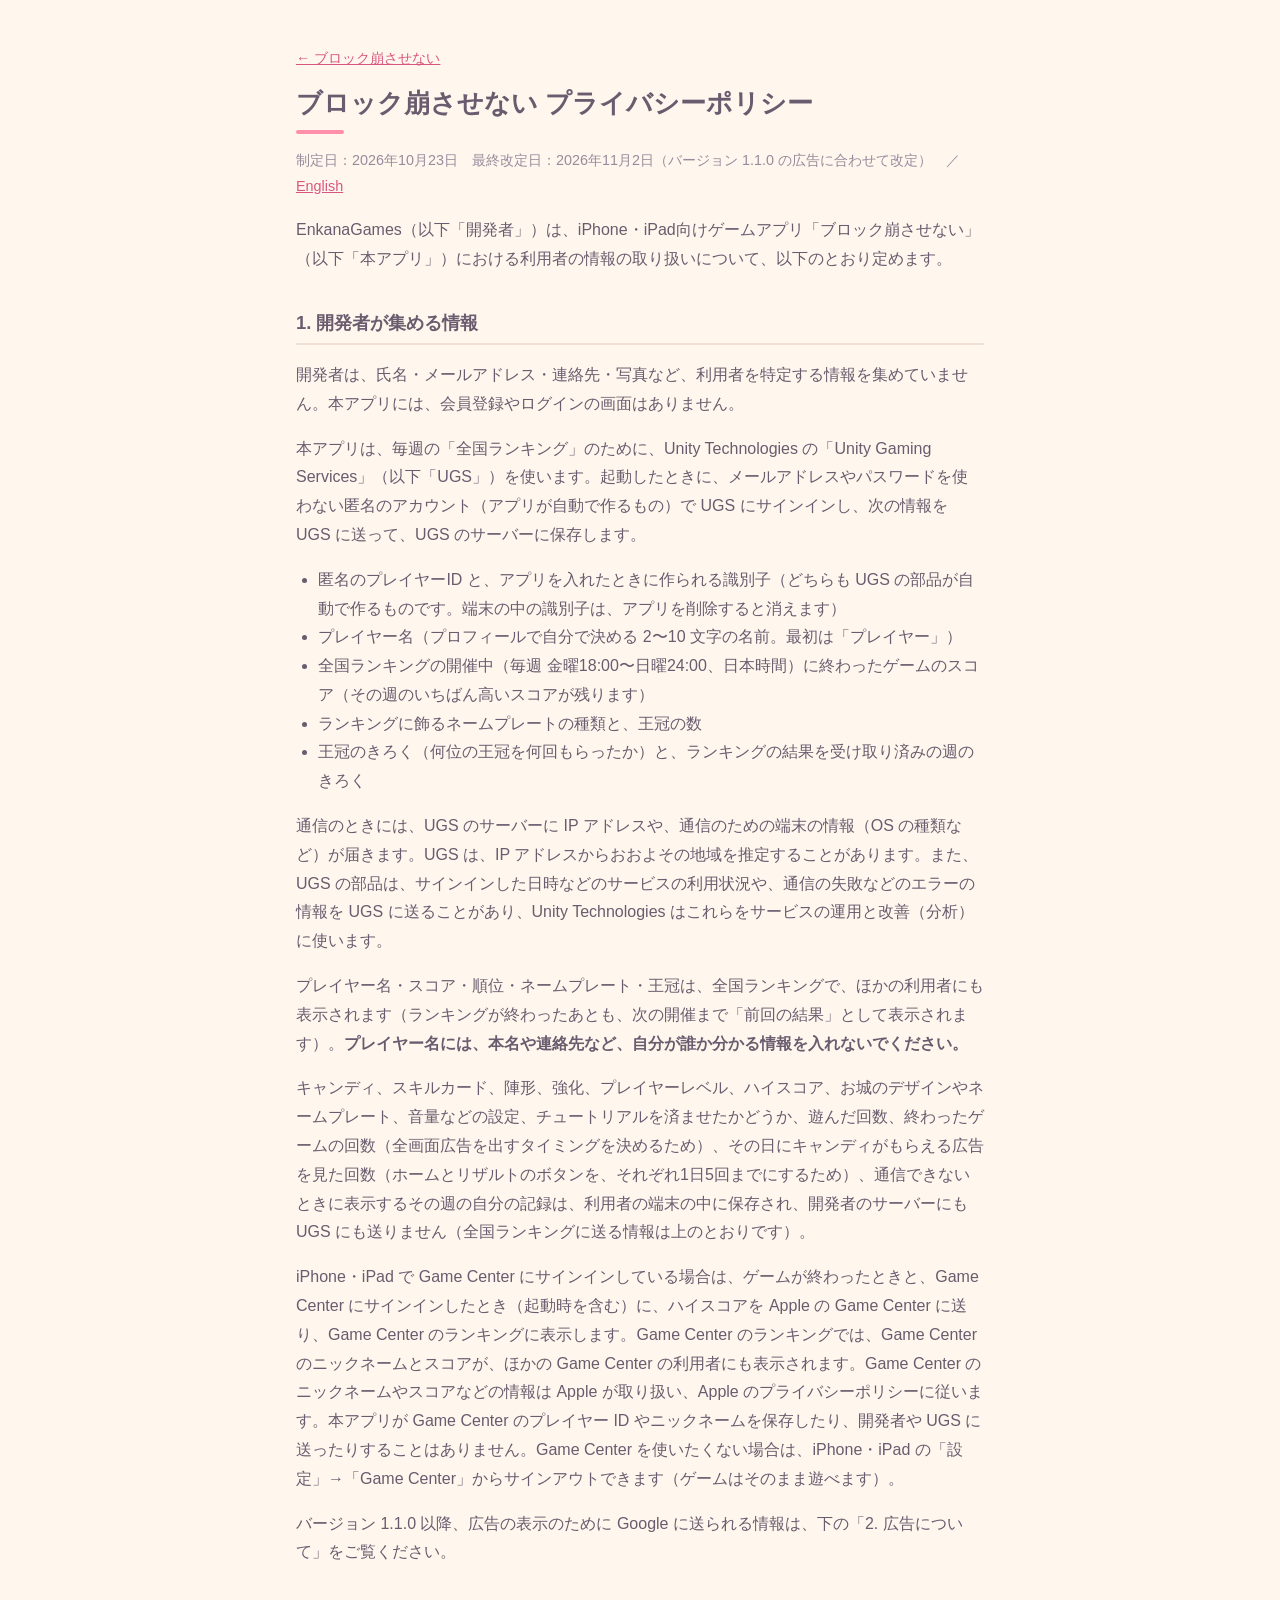
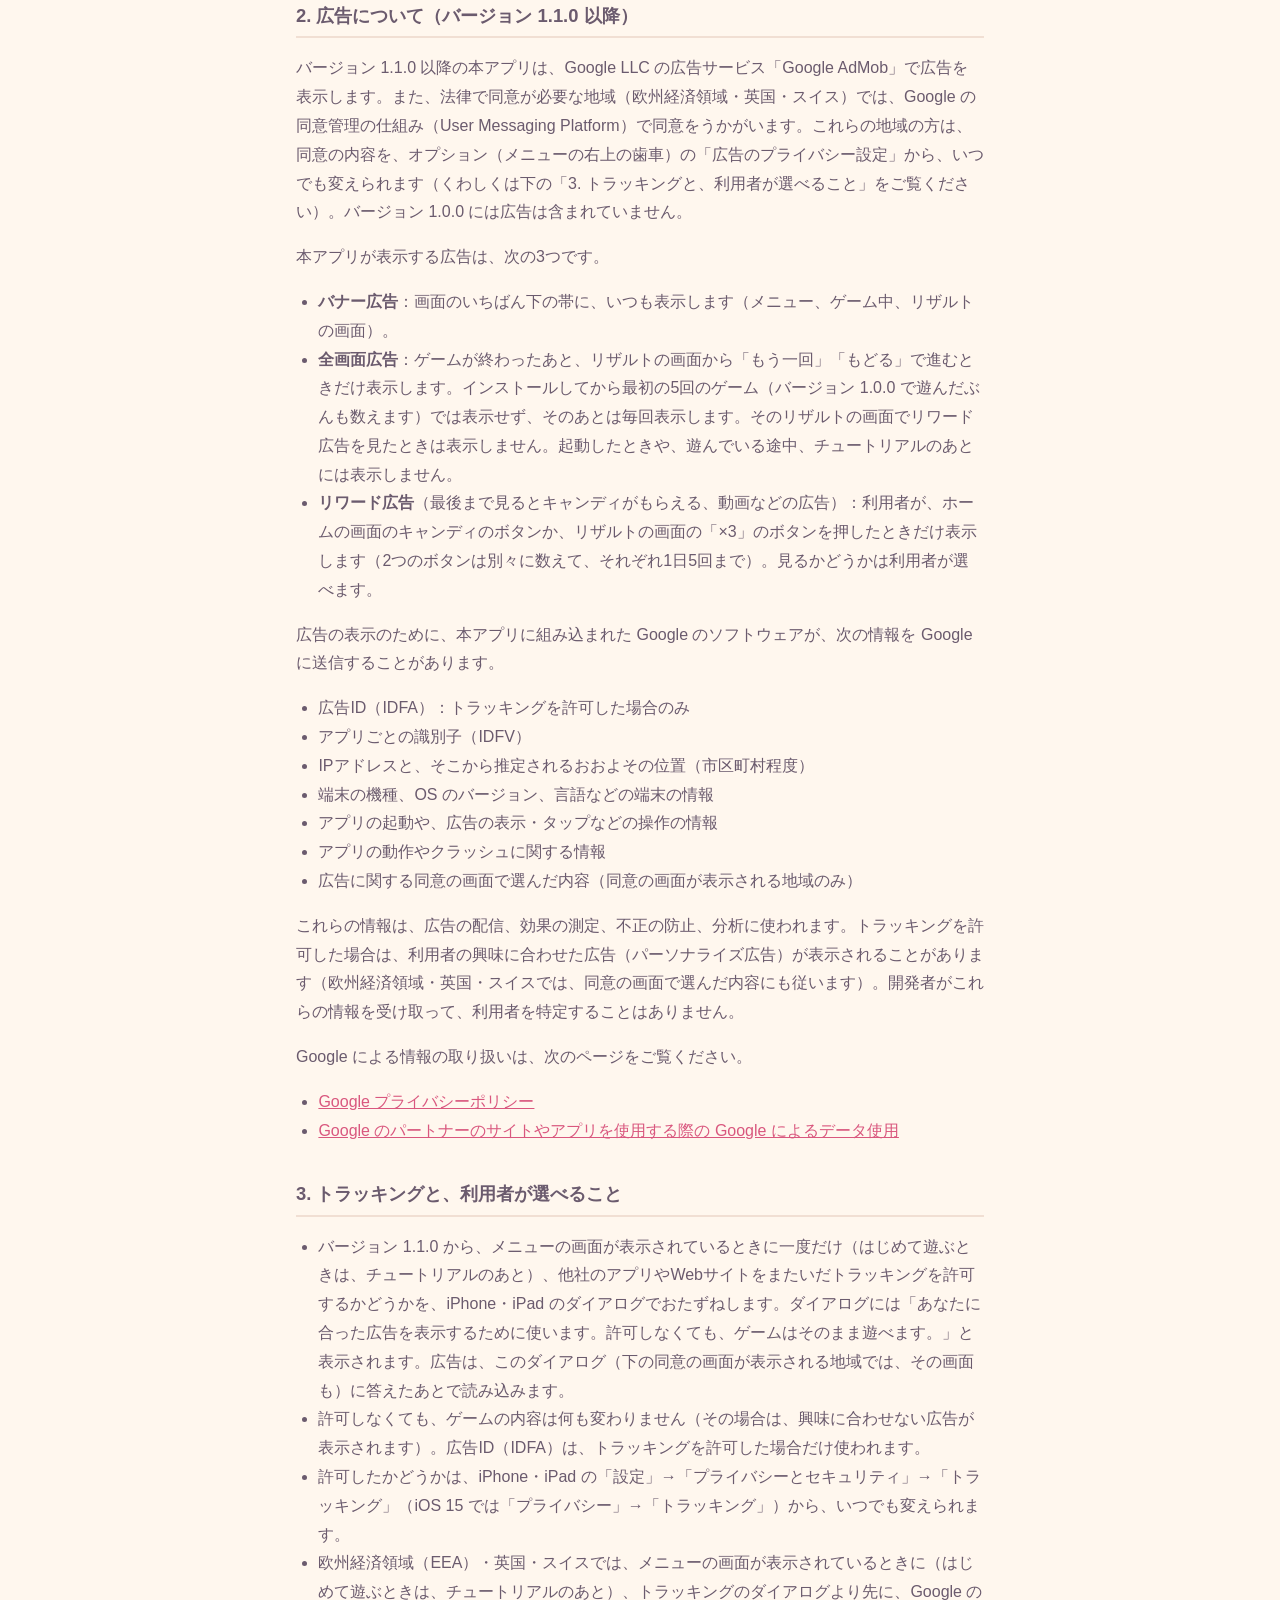
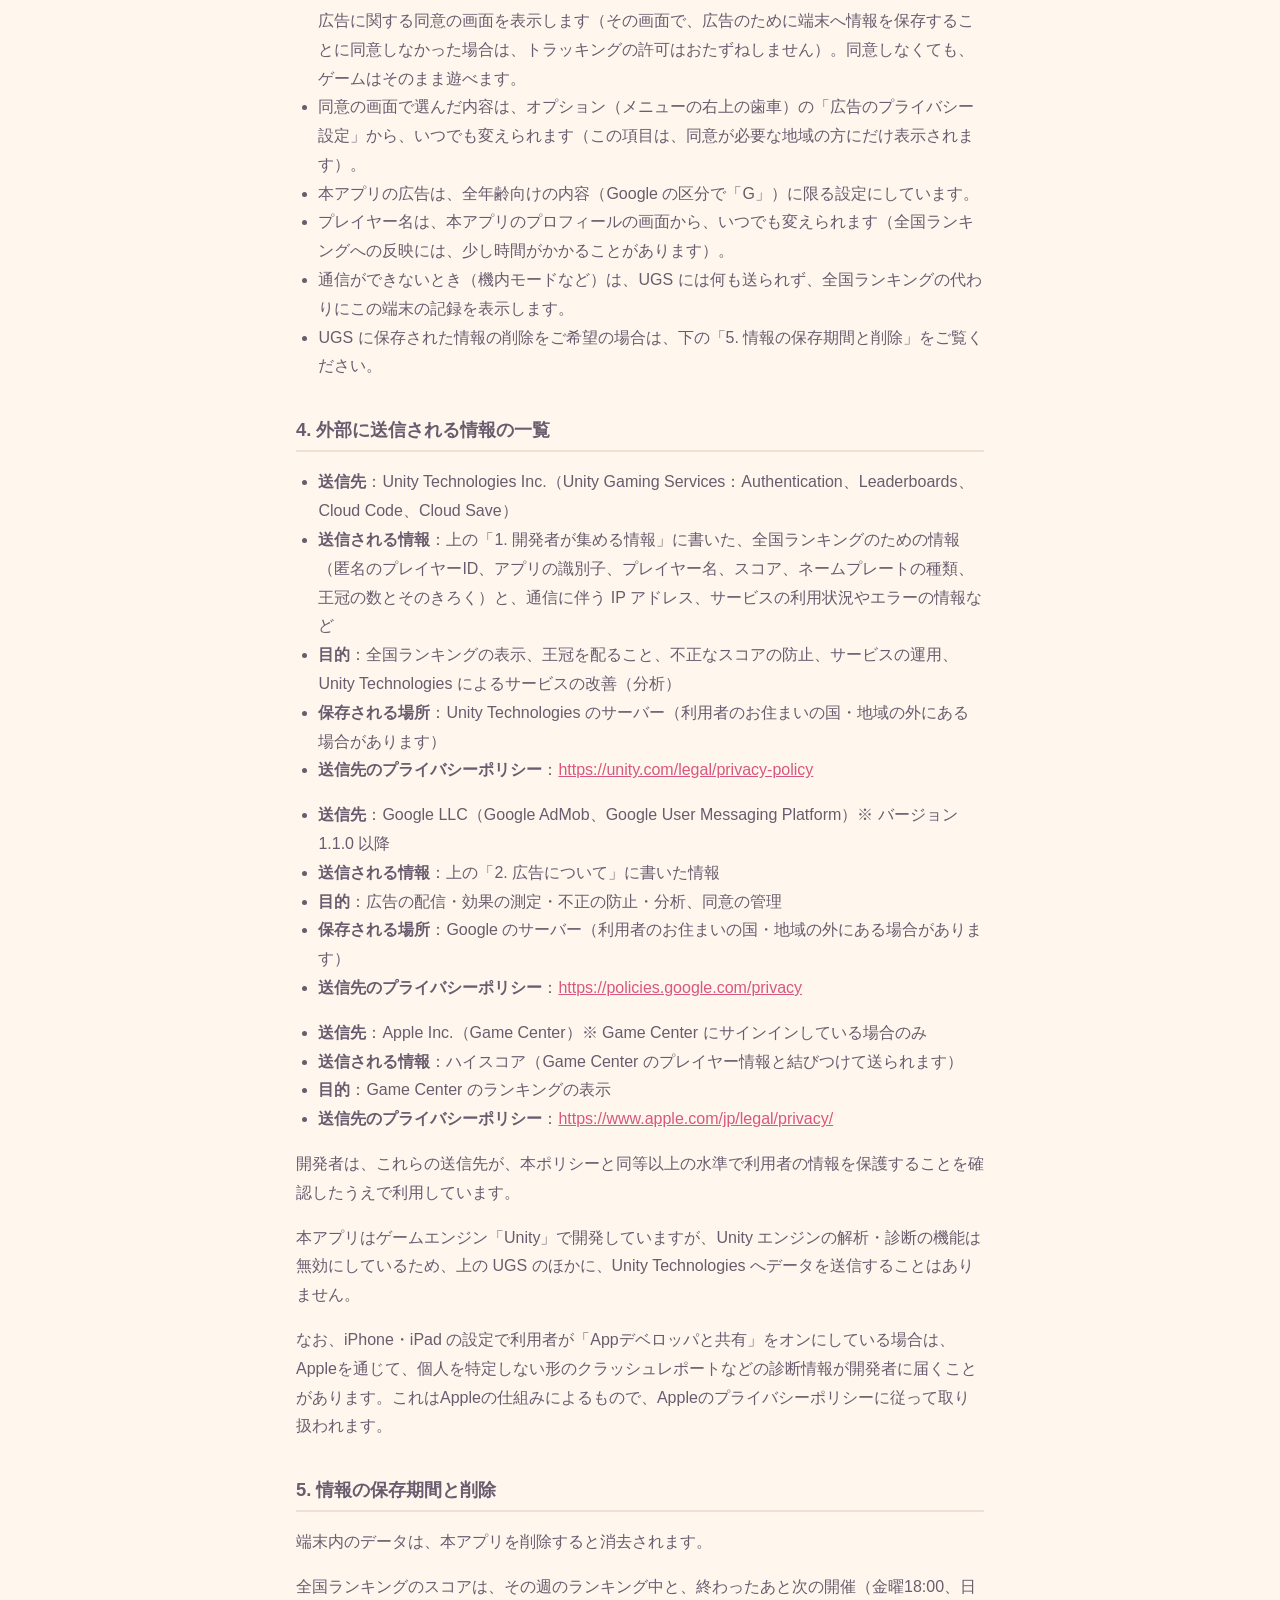
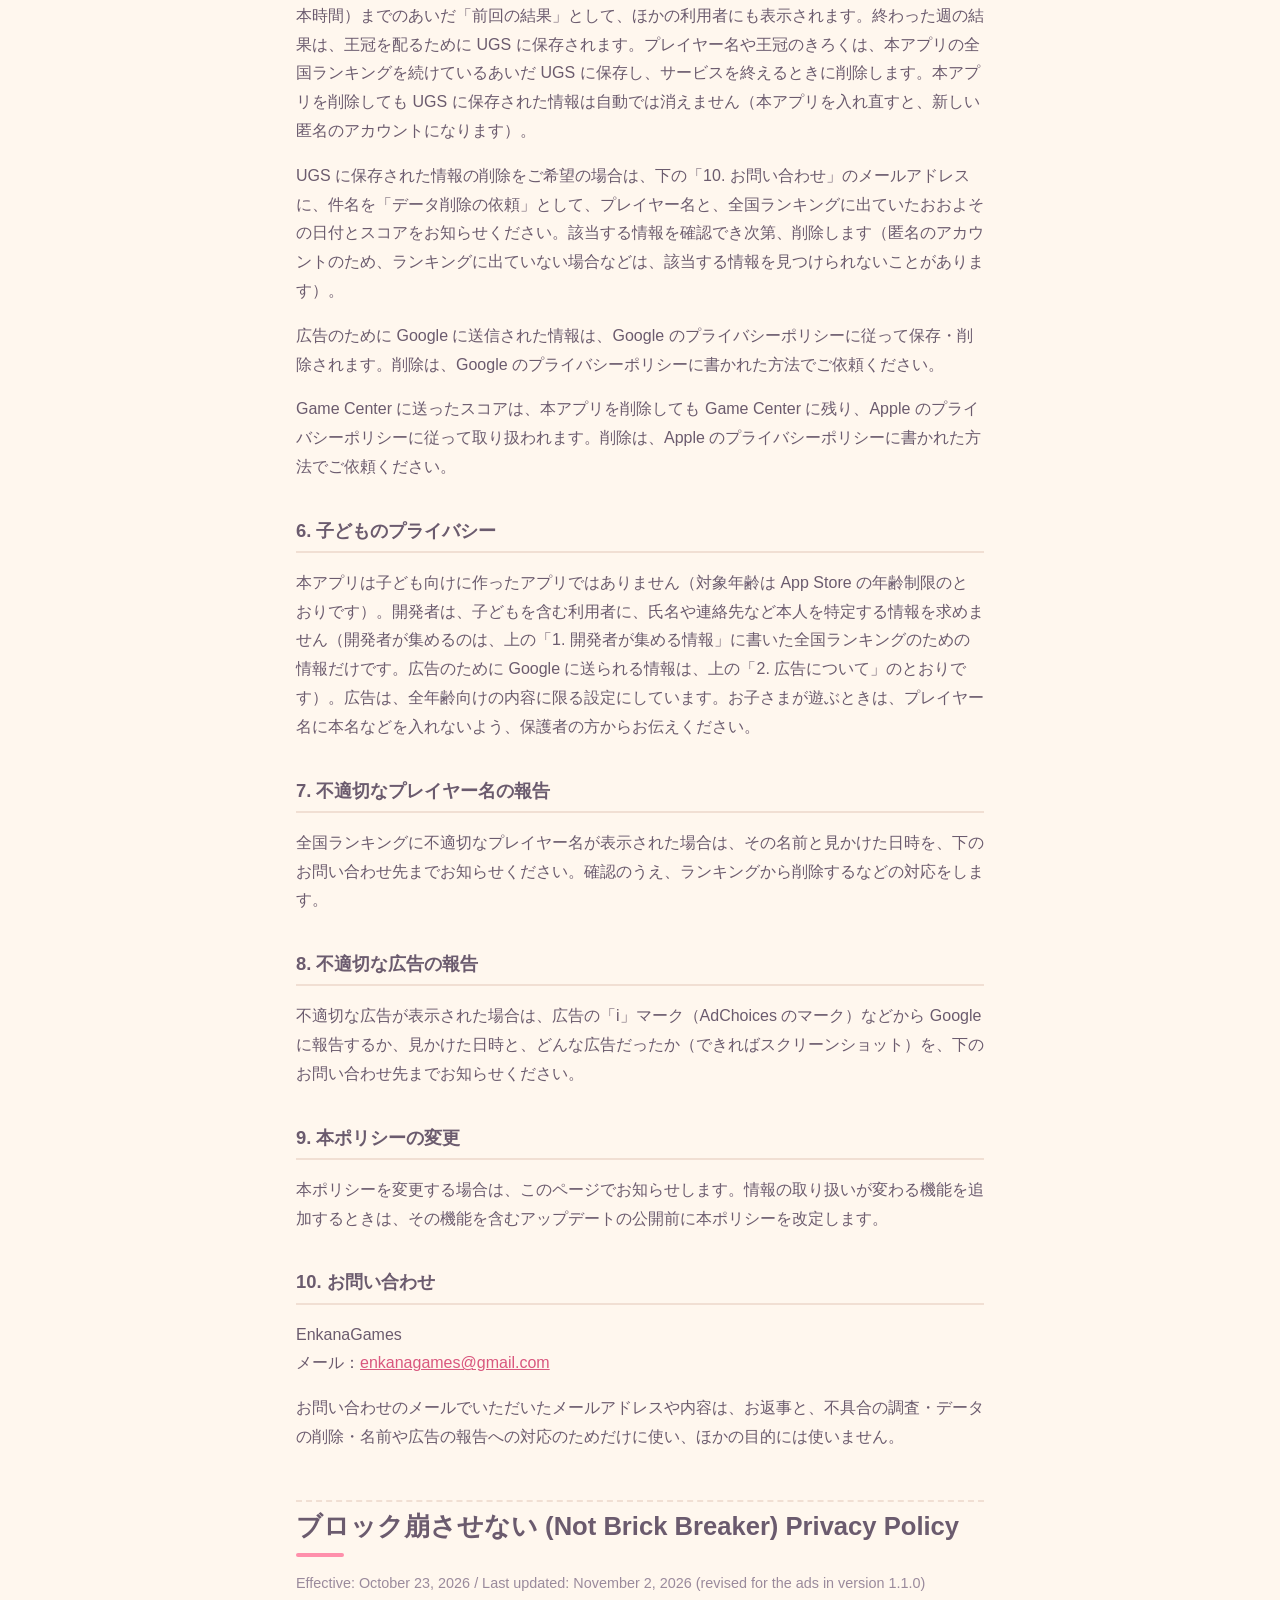
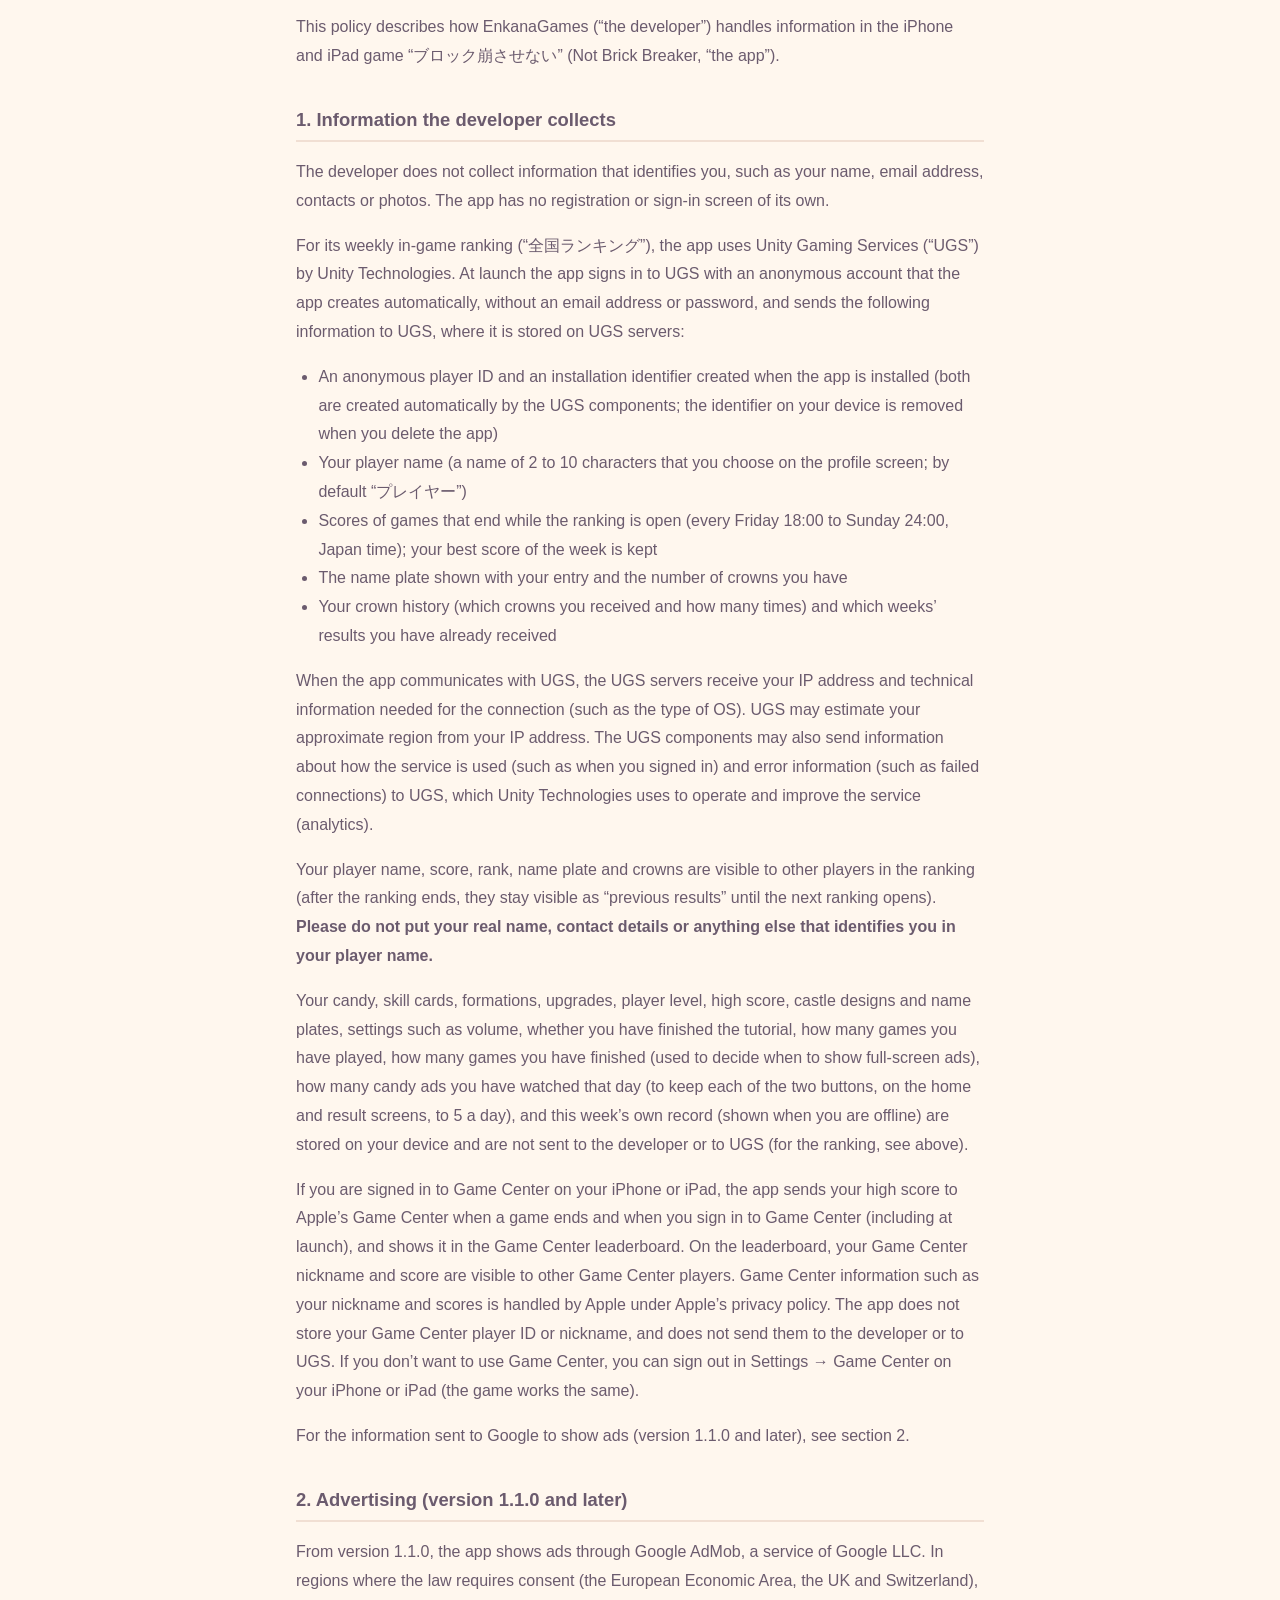
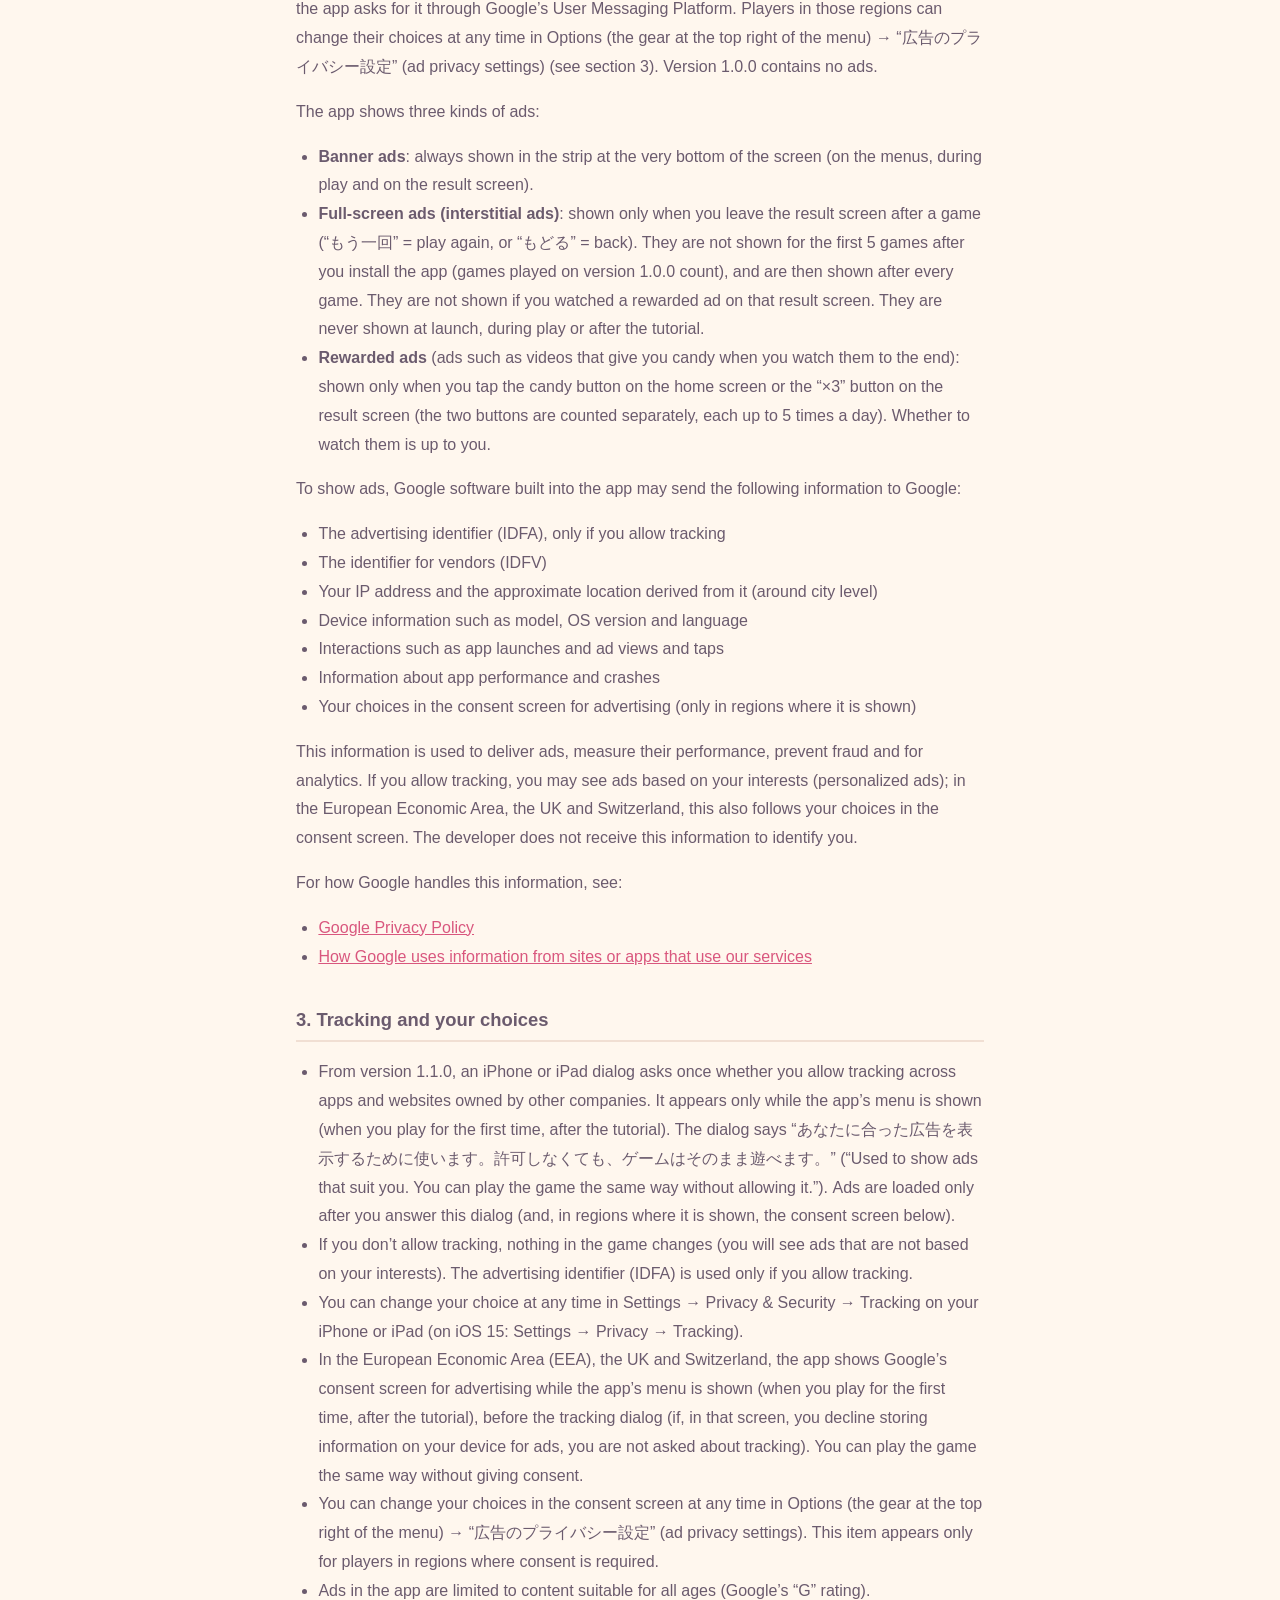
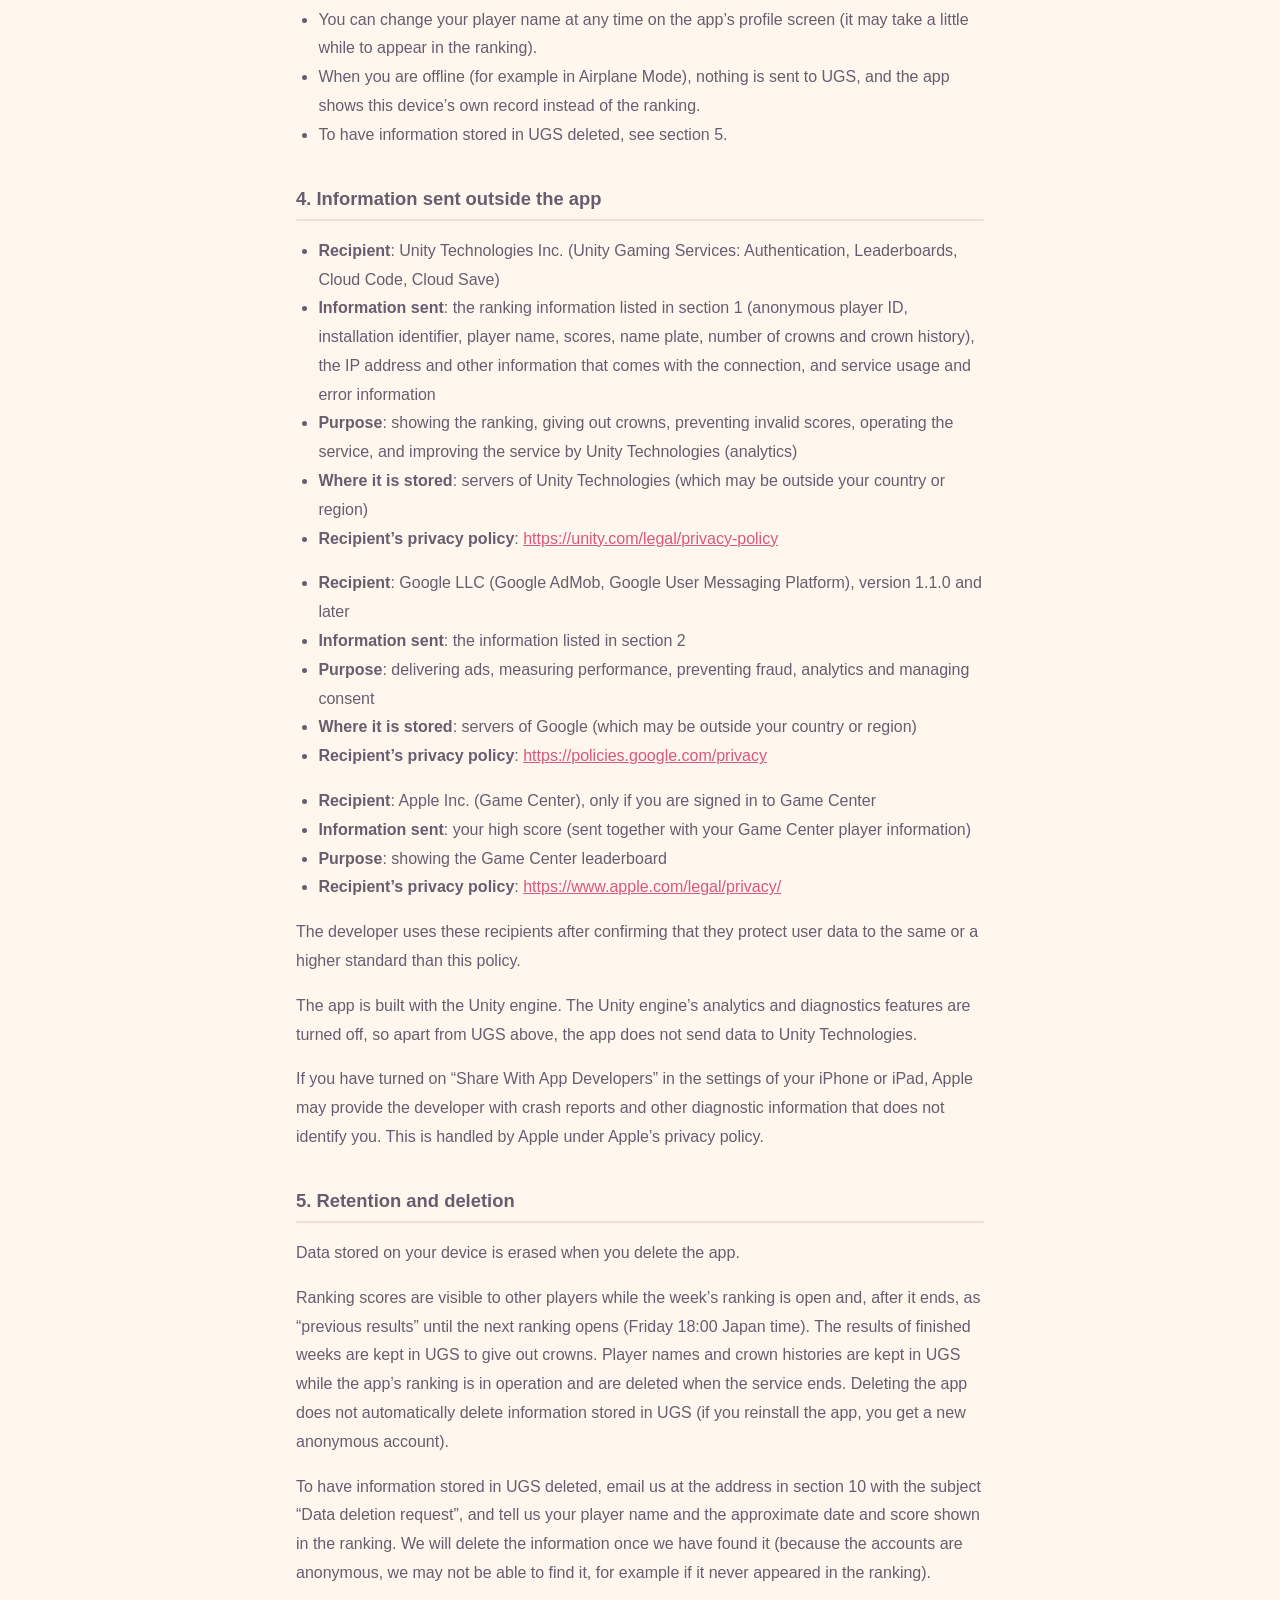
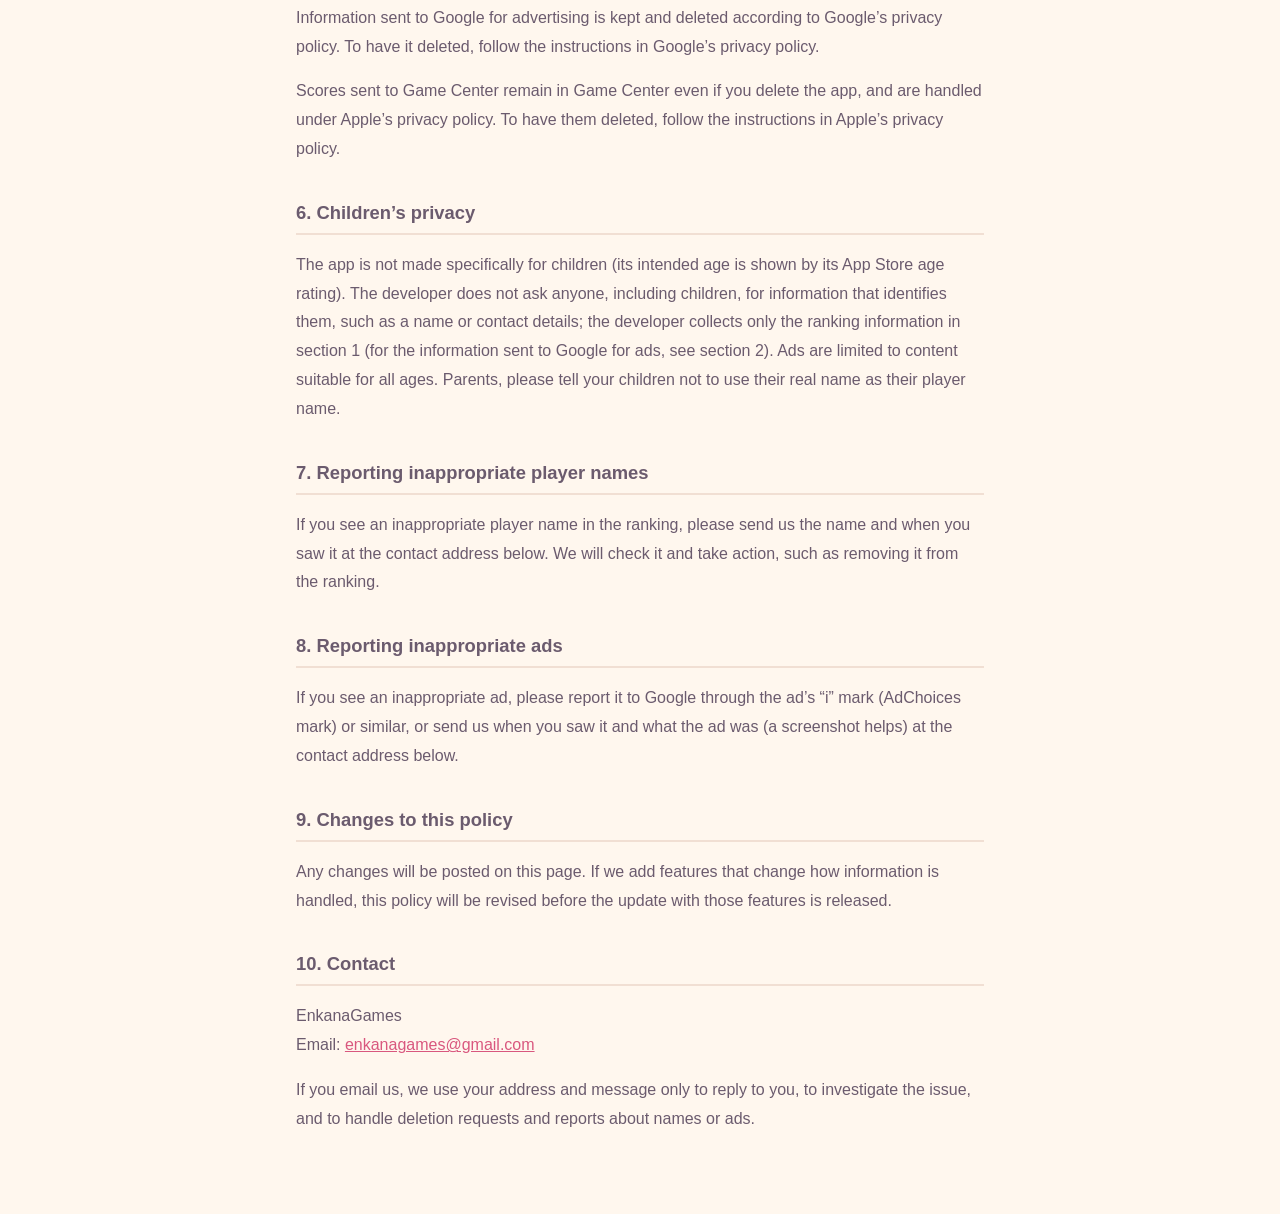
<file: notbrickbreaker/privacy.html>
<!doctype html>
<html lang="ja">
<head>
<meta charset="utf-8">
<meta name="viewport" content="width=device-width, initial-scale=1">
<title>ブロック崩させない プライバシーポリシー</title>
<link rel="stylesheet" href="style.css">
</head>
<body>
<main>
<p class="back"><a href="index.html">← ブロック崩させない</a></p>
<h1>ブロック崩させない プライバシーポリシー</h1>
<p class="date">制定日：2026年10月23日　最終改定日：2026年11月2日（バージョン 1.1.0 の広告に合わせて改定）　／　<a href="#en">English</a></p>

<p>EnkanaGames（以下「開発者」）は、iPhone・iPad向けゲームアプリ「ブロック崩させない」（以下「本アプリ」）における利用者の情報の取り扱いについて、以下のとおり定めます。</p>

<h2>1. 開発者が集める情報</h2>
<p>開発者は、氏名・メールアドレス・連絡先・写真など、利用者を特定する情報を集めていません。本アプリには、会員登録やログインの画面はありません。</p>
<p>本アプリは、毎週の「全国ランキング」のために、Unity Technologies の「Unity Gaming Services」（以下「UGS」）を使います。起動したときに、メールアドレスやパスワードを使わない匿名のアカウント（アプリが自動で作るもの）で UGS にサインインし、次の情報を UGS に送って、UGS のサーバーに保存します。</p>
<ul>
<li>匿名のプレイヤーID と、アプリを入れたときに作られる識別子（どちらも UGS の部品が自動で作るものです。端末の中の識別子は、アプリを削除すると消えます）</li>
<li>プレイヤー名（プロフィールで自分で決める 2〜10 文字の名前。最初は「プレイヤー」）</li>
<li>全国ランキングの開催中（毎週 金曜18:00〜日曜24:00、日本時間）に終わったゲームのスコア（その週のいちばん高いスコアが残ります）</li>
<li>ランキングに飾るネームプレートの種類と、王冠の数</li>
<li>王冠のきろく（何位の王冠を何回もらったか）と、ランキングの結果を受け取り済みの週のきろく</li>
</ul>
<p>通信のときには、UGS のサーバーに IP アドレスや、通信のための端末の情報（OS の種類など）が届きます。UGS は、IP アドレスからおおよその地域を推定することがあります。また、UGS の部品は、サインインした日時などのサービスの利用状況や、通信の失敗などのエラーの情報を UGS に送ることがあり、Unity Technologies はこれらをサービスの運用と改善（分析）に使います。</p>
<p>プレイヤー名・スコア・順位・ネームプレート・王冠は、全国ランキングで、ほかの利用者にも表示されます（ランキングが終わったあとも、次の開催まで「前回の結果」として表示されます）。<strong>プレイヤー名には、本名や連絡先など、自分が誰か分かる情報を入れないでください。</strong></p>
<p>キャンディ、スキルカード、陣形、強化、プレイヤーレベル、ハイスコア、お城のデザインやネームプレート、音量などの設定、チュートリアルを済ませたかどうか、遊んだ回数、終わったゲームの回数（全画面広告を出すタイミングを決めるため）、その日にキャンディがもらえる広告を見た回数（ホームとリザルトのボタンを、それぞれ1日5回までにするため）、通信できないときに表示するその週の自分の記録は、利用者の端末の中に保存され、開発者のサーバーにも UGS にも送りません（全国ランキングに送る情報は上のとおりです）。</p>
<p>iPhone・iPad で Game Center にサインインしている場合は、ゲームが終わったときと、Game Center にサインインしたとき（起動時を含む）に、ハイスコアを Apple の Game Center に送り、Game Center のランキングに表示します。Game Center のランキングでは、Game Center のニックネームとスコアが、ほかの Game Center の利用者にも表示されます。Game Center のニックネームやスコアなどの情報は Apple が取り扱い、Apple のプライバシーポリシーに従います。本アプリが Game Center のプレイヤー ID やニックネームを保存したり、開発者や UGS に送ったりすることはありません。Game Center を使いたくない場合は、iPhone・iPad の「設定」→「Game Center」からサインアウトできます（ゲームはそのまま遊べます）。</p>
<p>バージョン 1.1.0 以降、広告の表示のために Google に送られる情報は、下の「2. 広告について」をご覧ください。</p>

<h2>2. 広告について（バージョン 1.1.0 以降）</h2>
<p>バージョン 1.1.0 以降の本アプリは、Google LLC の広告サービス「Google AdMob」で広告を表示します。また、法律で同意が必要な地域（欧州経済領域・英国・スイス）では、Google の同意管理の仕組み（User Messaging Platform）で同意をうかがいます。これらの地域の方は、同意の内容を、オプション（メニューの右上の歯車）の「広告のプライバシー設定」から、いつでも変えられます（くわしくは下の「3. トラッキングと、利用者が選べること」をご覧ください）。バージョン 1.0.0 には広告は含まれていません。</p>
<p>本アプリが表示する広告は、次の3つです。</p>
<ul>
<li><strong>バナー広告</strong>：画面のいちばん下の帯に、いつも表示します（メニュー、ゲーム中、リザルトの画面）。</li>
<li><strong>全画面広告</strong>：ゲームが終わったあと、リザルトの画面から「もう一回」「もどる」で進むときだけ表示します。インストールしてから最初の5回のゲーム（バージョン 1.0.0 で遊んだぶんも数えます）では表示せず、そのあとは毎回表示します。そのリザルトの画面でリワード広告を見たときは表示しません。起動したときや、遊んでいる途中、チュートリアルのあとには表示しません。</li>
<li><strong>リワード広告</strong>（最後まで見るとキャンディがもらえる、動画などの広告）：利用者が、ホームの画面のキャンディのボタンか、リザルトの画面の「×3」のボタンを押したときだけ表示します（2つのボタンは別々に数えて、それぞれ1日5回まで）。見るかどうかは利用者が選べます。</li>
</ul>
<p>広告の表示のために、本アプリに組み込まれた Google のソフトウェアが、次の情報を Google に送信することがあります。</p>
<ul>
<li>広告ID（IDFA）：トラッキングを許可した場合のみ</li>
<li>アプリごとの識別子（IDFV）</li>
<li>IPアドレスと、そこから推定されるおおよその位置（市区町村程度）</li>
<li>端末の機種、OS のバージョン、言語などの端末の情報</li>
<li>アプリの起動や、広告の表示・タップなどの操作の情報</li>
<li>アプリの動作やクラッシュに関する情報</li>
<li>広告に関する同意の画面で選んだ内容（同意の画面が表示される地域のみ）</li>
</ul>
<p>これらの情報は、広告の配信、効果の測定、不正の防止、分析に使われます。トラッキングを許可した場合は、利用者の興味に合わせた広告（パーソナライズ広告）が表示されることがあります（欧州経済領域・英国・スイスでは、同意の画面で選んだ内容にも従います）。開発者がこれらの情報を受け取って、利用者を特定することはありません。</p>
<p>Google による情報の取り扱いは、次のページをご覧ください。</p>
<ul>
<li><a href="https://policies.google.com/privacy?hl=ja">Google プライバシーポリシー</a></li>
<li><a href="https://policies.google.com/technologies/partner-sites?hl=ja">Google のパートナーのサイトやアプリを使用する際の Google によるデータ使用</a></li>
</ul>

<h2>3. トラッキングと、利用者が選べること</h2>
<ul>
<li>バージョン 1.1.0 から、メニューの画面が表示されているときに一度だけ（はじめて遊ぶときは、チュートリアルのあと）、他社のアプリやWebサイトをまたいだトラッキングを許可するかどうかを、iPhone・iPad のダイアログでおたずねします。ダイアログには「あなたに合った広告を表示するために使います。許可しなくても、ゲームはそのまま遊べます。」と表示されます。広告は、このダイアログ（下の同意の画面が表示される地域では、その画面も）に答えたあとで読み込みます。</li>
<li>許可しなくても、ゲームの内容は何も変わりません（その場合は、興味に合わせない広告が表示されます）。広告ID（IDFA）は、トラッキングを許可した場合だけ使われます。</li>
<li>許可したかどうかは、iPhone・iPad の「設定」→「プライバシーとセキュリティ」→「トラッキング」（iOS 15 では「プライバシー」→「トラッキング」）から、いつでも変えられます。</li>
<li>欧州経済領域（EEA）・英国・スイスでは、メニューの画面が表示されているときに（はじめて遊ぶときは、チュートリアルのあと）、トラッキングのダイアログより先に、Google の広告に関する同意の画面を表示します（その画面で、広告のために端末へ情報を保存することに同意しなかった場合は、トラッキングの許可はおたずねしません）。同意しなくても、ゲームはそのまま遊べます。</li>
<li>同意の画面で選んだ内容は、オプション（メニューの右上の歯車）の「広告のプライバシー設定」から、いつでも変えられます（この項目は、同意が必要な地域の方にだけ表示されます）。</li>
<li>本アプリの広告は、全年齢向けの内容（Google の区分で「G」）に限る設定にしています。</li>
<li>プレイヤー名は、本アプリのプロフィールの画面から、いつでも変えられます（全国ランキングへの反映には、少し時間がかかることがあります）。</li>
<li>通信ができないとき（機内モードなど）は、UGS には何も送られず、全国ランキングの代わりにこの端末の記録を表示します。</li>
<li>UGS に保存された情報の削除をご希望の場合は、下の「5. 情報の保存期間と削除」をご覧ください。</li>
</ul>

<h2>4. 外部に送信される情報の一覧</h2>
<ul>
<li><strong>送信先</strong>：Unity Technologies Inc.（Unity Gaming Services：Authentication、Leaderboards、Cloud Code、Cloud Save）</li>
<li><strong>送信される情報</strong>：上の「1. 開発者が集める情報」に書いた、全国ランキングのための情報（匿名のプレイヤーID、アプリの識別子、プレイヤー名、スコア、ネームプレートの種類、王冠の数とそのきろく）と、通信に伴う IP アドレス、サービスの利用状況やエラーの情報など</li>
<li><strong>目的</strong>：全国ランキングの表示、王冠を配ること、不正なスコアの防止、サービスの運用、Unity Technologies によるサービスの改善（分析）</li>
<li><strong>保存される場所</strong>：Unity Technologies のサーバー（利用者のお住まいの国・地域の外にある場合があります）</li>
<li><strong>送信先のプライバシーポリシー</strong>：<a href="https://unity.com/legal/privacy-policy">https://unity.com/legal/privacy-policy</a></li>
</ul>
<ul>
<li><strong>送信先</strong>：Google LLC（Google AdMob、Google User Messaging Platform）※ バージョン 1.1.0 以降</li>
<li><strong>送信される情報</strong>：上の「2. 広告について」に書いた情報</li>
<li><strong>目的</strong>：広告の配信・効果の測定・不正の防止・分析、同意の管理</li>
<li><strong>保存される場所</strong>：Google のサーバー（利用者のお住まいの国・地域の外にある場合があります）</li>
<li><strong>送信先のプライバシーポリシー</strong>：<a href="https://policies.google.com/privacy?hl=ja">https://policies.google.com/privacy</a></li>
</ul>
<ul>
<li><strong>送信先</strong>：Apple Inc.（Game Center）※ Game Center にサインインしている場合のみ</li>
<li><strong>送信される情報</strong>：ハイスコア（Game Center のプレイヤー情報と結びつけて送られます）</li>
<li><strong>目的</strong>：Game Center のランキングの表示</li>
<li><strong>送信先のプライバシーポリシー</strong>：<a href="https://www.apple.com/jp/legal/privacy/">https://www.apple.com/jp/legal/privacy/</a></li>
</ul>
<p>開発者は、これらの送信先が、本ポリシーと同等以上の水準で利用者の情報を保護することを確認したうえで利用しています。</p>
<p>本アプリはゲームエンジン「Unity」で開発していますが、Unity エンジンの解析・診断の機能は無効にしているため、上の UGS のほかに、Unity Technologies へデータを送信することはありません。</p>
<p>なお、iPhone・iPad の設定で利用者が「Appデベロッパと共有」をオンにしている場合は、Appleを通じて、個人を特定しない形のクラッシュレポートなどの診断情報が開発者に届くことがあります。これはAppleの仕組みによるもので、Appleのプライバシーポリシーに従って取り扱われます。</p>

<h2>5. 情報の保存期間と削除</h2>
<p>端末内のデータは、本アプリを削除すると消去されます。</p>
<p>全国ランキングのスコアは、その週のランキング中と、終わったあと次の開催（金曜18:00、日本時間）までのあいだ「前回の結果」として、ほかの利用者にも表示されます。終わった週の結果は、王冠を配るために UGS に保存されます。プレイヤー名や王冠のきろくは、本アプリの全国ランキングを続けているあいだ UGS に保存し、サービスを終えるときに削除します。本アプリを削除しても UGS に保存された情報は自動では消えません（本アプリを入れ直すと、新しい匿名のアカウントになります）。</p>
<p>UGS に保存された情報の削除をご希望の場合は、下の「10. お問い合わせ」のメールアドレスに、件名を「データ削除の依頼」として、プレイヤー名と、全国ランキングに出ていたおおよその日付とスコアをお知らせください。該当する情報を確認でき次第、削除します（匿名のアカウントのため、ランキングに出ていない場合などは、該当する情報を見つけられないことがあります）。</p>
<p>広告のために Google に送信された情報は、Google のプライバシーポリシーに従って保存・削除されます。削除は、Google のプライバシーポリシーに書かれた方法でご依頼ください。</p>
<p>Game Center に送ったスコアは、本アプリを削除しても Game Center に残り、Apple のプライバシーポリシーに従って取り扱われます。削除は、Apple のプライバシーポリシーに書かれた方法でご依頼ください。</p>

<h2>6. 子どものプライバシー</h2>
<p>本アプリは子ども向けに作ったアプリではありません（対象年齢は App Store の年齢制限のとおりです）。開発者は、子どもを含む利用者に、氏名や連絡先など本人を特定する情報を求めません（開発者が集めるのは、上の「1. 開発者が集める情報」に書いた全国ランキングのための情報だけです。広告のために Google に送られる情報は、上の「2. 広告について」のとおりです）。広告は、全年齢向けの内容に限る設定にしています。お子さまが遊ぶときは、プレイヤー名に本名などを入れないよう、保護者の方からお伝えください。</p>

<h2>7. 不適切なプレイヤー名の報告</h2>
<p>全国ランキングに不適切なプレイヤー名が表示された場合は、その名前と見かけた日時を、下のお問い合わせ先までお知らせください。確認のうえ、ランキングから削除するなどの対応をします。</p>

<h2>8. 不適切な広告の報告</h2>
<p>不適切な広告が表示された場合は、広告の「i」マーク（AdChoices のマーク）などから Google に報告するか、見かけた日時と、どんな広告だったか（できればスクリーンショット）を、下のお問い合わせ先までお知らせください。</p>

<h2>9. 本ポリシーの変更</h2>
<p>本ポリシーを変更する場合は、このページでお知らせします。情報の取り扱いが変わる機能を追加するときは、その機能を含むアップデートの公開前に本ポリシーを改定します。</p>

<h2>10. お問い合わせ</h2>
<p>EnkanaGames<br>メール：<a href="mailto:enkanagames@gmail.com">enkanagames@gmail.com</a></p>
<p>お問い合わせのメールでいただいたメールアドレスや内容は、お返事と、不具合の調査・データの削除・名前や広告の報告への対応のためだけに使い、ほかの目的には使いません。</p>

<section class="en" id="en" lang="en">
<h1>ブロック崩させない (Not Brick Breaker) Privacy Policy</h1>
<p class="date">Effective: October 23, 2026 / Last updated: November 2, 2026 (revised for the ads in version 1.1.0)</p>
<p>This policy describes how EnkanaGames (“the developer”) handles information in the iPhone and iPad game “ブロック崩させない” (Not Brick Breaker, “the app”).</p>

<h2>1. Information the developer collects</h2>
<p>The developer does not collect information that identifies you, such as your name, email address, contacts or photos. The app has no registration or sign-in screen of its own.</p>
<p>For its weekly in-game ranking (“全国ランキング”), the app uses Unity Gaming Services (“UGS”) by Unity Technologies. At launch the app signs in to UGS with an anonymous account that the app creates automatically, without an email address or password, and sends the following information to UGS, where it is stored on UGS servers:</p>
<ul>
<li>An anonymous player ID and an installation identifier created when the app is installed (both are created automatically by the UGS components; the identifier on your device is removed when you delete the app)</li>
<li>Your player name (a name of 2 to 10 characters that you choose on the profile screen; by default “プレイヤー”)</li>
<li>Scores of games that end while the ranking is open (every Friday 18:00 to Sunday 24:00, Japan time); your best score of the week is kept</li>
<li>The name plate shown with your entry and the number of crowns you have</li>
<li>Your crown history (which crowns you received and how many times) and which weeks’ results you have already received</li>
</ul>
<p>When the app communicates with UGS, the UGS servers receive your IP address and technical information needed for the connection (such as the type of OS). UGS may estimate your approximate region from your IP address. The UGS components may also send information about how the service is used (such as when you signed in) and error information (such as failed connections) to UGS, which Unity Technologies uses to operate and improve the service (analytics).</p>
<p>Your player name, score, rank, name plate and crowns are visible to other players in the ranking (after the ranking ends, they stay visible as “previous results” until the next ranking opens). <strong>Please do not put your real name, contact details or anything else that identifies you in your player name.</strong></p>
<p>Your candy, skill cards, formations, upgrades, player level, high score, castle designs and name plates, settings such as volume, whether you have finished the tutorial, how many games you have played, how many games you have finished (used to decide when to show full-screen ads), how many candy ads you have watched that day (to keep each of the two buttons, on the home and result screens, to 5 a day), and this week’s own record (shown when you are offline) are stored on your device and are not sent to the developer or to UGS (for the ranking, see above).</p>
<p>If you are signed in to Game Center on your iPhone or iPad, the app sends your high score to Apple’s Game Center when a game ends and when you sign in to Game Center (including at launch), and shows it in the Game Center leaderboard. On the leaderboard, your Game Center nickname and score are visible to other Game Center players. Game Center information such as your nickname and scores is handled by Apple under Apple’s privacy policy. The app does not store your Game Center player ID or nickname, and does not send them to the developer or to UGS. If you don’t want to use Game Center, you can sign out in Settings → Game Center on your iPhone or iPad (the game works the same).</p>
<p>For the information sent to Google to show ads (version 1.1.0 and later), see section 2.</p>

<h2>2. Advertising (version 1.1.0 and later)</h2>
<p>From version 1.1.0, the app shows ads through Google AdMob, a service of Google LLC. In regions where the law requires consent (the European Economic Area, the UK and Switzerland), the app asks for it through Google’s User Messaging Platform. Players in those regions can change their choices at any time in Options (the gear at the top right of the menu) → “広告のプライバシー設定” (ad privacy settings) (see section 3). Version 1.0.0 contains no ads.</p>
<p>The app shows three kinds of ads:</p>
<ul>
<li><strong>Banner ads</strong>: always shown in the strip at the very bottom of the screen (on the menus, during play and on the result screen).</li>
<li><strong>Full-screen ads (interstitial ads)</strong>: shown only when you leave the result screen after a game (“もう一回” = play again, or “もどる” = back). They are not shown for the first 5 games after you install the app (games played on version 1.0.0 count), and are then shown after every game. They are not shown if you watched a rewarded ad on that result screen. They are never shown at launch, during play or after the tutorial.</li>
<li><strong>Rewarded ads</strong> (ads such as videos that give you candy when you watch them to the end): shown only when you tap the candy button on the home screen or the “×3” button on the result screen (the two buttons are counted separately, each up to 5 times a day). Whether to watch them is up to you.</li>
</ul>
<p>To show ads, Google software built into the app may send the following information to Google:</p>
<ul>
<li>The advertising identifier (IDFA), only if you allow tracking</li>
<li>The identifier for vendors (IDFV)</li>
<li>Your IP address and the approximate location derived from it (around city level)</li>
<li>Device information such as model, OS version and language</li>
<li>Interactions such as app launches and ad views and taps</li>
<li>Information about app performance and crashes</li>
<li>Your choices in the consent screen for advertising (only in regions where it is shown)</li>
</ul>
<p>This information is used to deliver ads, measure their performance, prevent fraud and for analytics. If you allow tracking, you may see ads based on your interests (personalized ads); in the European Economic Area, the UK and Switzerland, this also follows your choices in the consent screen. The developer does not receive this information to identify you.</p>
<p>For how Google handles this information, see:</p>
<ul>
<li><a href="https://policies.google.com/privacy?hl=en">Google Privacy Policy</a></li>
<li><a href="https://policies.google.com/technologies/partner-sites?hl=en">How Google uses information from sites or apps that use our services</a></li>
</ul>

<h2>3. Tracking and your choices</h2>
<ul>
<li>From version 1.1.0, an iPhone or iPad dialog asks once whether you allow tracking across apps and websites owned by other companies. It appears only while the app’s menu is shown (when you play for the first time, after the tutorial). The dialog says “あなたに合った広告を表示するために使います。許可しなくても、ゲームはそのまま遊べます。” (“Used to show ads that suit you. You can play the game the same way without allowing it.”). Ads are loaded only after you answer this dialog (and, in regions where it is shown, the consent screen below).</li>
<li>If you don’t allow tracking, nothing in the game changes (you will see ads that are not based on your interests). The advertising identifier (IDFA) is used only if you allow tracking.</li>
<li>You can change your choice at any time in Settings → Privacy &amp; Security → Tracking on your iPhone or iPad (on iOS 15: Settings → Privacy → Tracking).</li>
<li>In the European Economic Area (EEA), the UK and Switzerland, the app shows Google’s consent screen for advertising while the app’s menu is shown (when you play for the first time, after the tutorial), before the tracking dialog (if, in that screen, you decline storing information on your device for ads, you are not asked about tracking). You can play the game the same way without giving consent.</li>
<li>You can change your choices in the consent screen at any time in Options (the gear at the top right of the menu) → “広告のプライバシー設定” (ad privacy settings). This item appears only for players in regions where consent is required.</li>
<li>Ads in the app are limited to content suitable for all ages (Google’s “G” rating).</li>
<li>You can change your player name at any time on the app’s profile screen (it may take a little while to appear in the ranking).</li>
<li>When you are offline (for example in Airplane Mode), nothing is sent to UGS, and the app shows this device’s own record instead of the ranking.</li>
<li>To have information stored in UGS deleted, see section 5.</li>
</ul>

<h2>4. Information sent outside the app</h2>
<ul>
<li><strong>Recipient</strong>: Unity Technologies Inc. (Unity Gaming Services: Authentication, Leaderboards, Cloud Code, Cloud Save)</li>
<li><strong>Information sent</strong>: the ranking information listed in section 1 (anonymous player ID, installation identifier, player name, scores, name plate, number of crowns and crown history), the IP address and other information that comes with the connection, and service usage and error information</li>
<li><strong>Purpose</strong>: showing the ranking, giving out crowns, preventing invalid scores, operating the service, and improving the service by Unity Technologies (analytics)</li>
<li><strong>Where it is stored</strong>: servers of Unity Technologies (which may be outside your country or region)</li>
<li><strong>Recipient’s privacy policy</strong>: <a href="https://unity.com/legal/privacy-policy">https://unity.com/legal/privacy-policy</a></li>
</ul>
<ul>
<li><strong>Recipient</strong>: Google LLC (Google AdMob, Google User Messaging Platform), version 1.1.0 and later</li>
<li><strong>Information sent</strong>: the information listed in section 2</li>
<li><strong>Purpose</strong>: delivering ads, measuring performance, preventing fraud, analytics and managing consent</li>
<li><strong>Where it is stored</strong>: servers of Google (which may be outside your country or region)</li>
<li><strong>Recipient’s privacy policy</strong>: <a href="https://policies.google.com/privacy?hl=en">https://policies.google.com/privacy</a></li>
</ul>
<ul>
<li><strong>Recipient</strong>: Apple Inc. (Game Center), only if you are signed in to Game Center</li>
<li><strong>Information sent</strong>: your high score (sent together with your Game Center player information)</li>
<li><strong>Purpose</strong>: showing the Game Center leaderboard</li>
<li><strong>Recipient’s privacy policy</strong>: <a href="https://www.apple.com/legal/privacy/">https://www.apple.com/legal/privacy/</a></li>
</ul>
<p>The developer uses these recipients after confirming that they protect user data to the same or a higher standard than this policy.</p>
<p>The app is built with the Unity engine. The Unity engine’s analytics and diagnostics features are turned off, so apart from UGS above, the app does not send data to Unity Technologies.</p>
<p>If you have turned on “Share With App Developers” in the settings of your iPhone or iPad, Apple may provide the developer with crash reports and other diagnostic information that does not identify you. This is handled by Apple under Apple’s privacy policy.</p>

<h2>5. Retention and deletion</h2>
<p>Data stored on your device is erased when you delete the app.</p>
<p>Ranking scores are visible to other players while the week’s ranking is open and, after it ends, as “previous results” until the next ranking opens (Friday 18:00 Japan time). The results of finished weeks are kept in UGS to give out crowns. Player names and crown histories are kept in UGS while the app’s ranking is in operation and are deleted when the service ends. Deleting the app does not automatically delete information stored in UGS (if you reinstall the app, you get a new anonymous account).</p>
<p>To have information stored in UGS deleted, email us at the address in section 10 with the subject “Data deletion request”, and tell us your player name and the approximate date and score shown in the ranking. We will delete the information once we have found it (because the accounts are anonymous, we may not be able to find it, for example if it never appeared in the ranking).</p>
<p>Information sent to Google for advertising is kept and deleted according to Google’s privacy policy. To have it deleted, follow the instructions in Google’s privacy policy.</p>
<p>Scores sent to Game Center remain in Game Center even if you delete the app, and are handled under Apple’s privacy policy. To have them deleted, follow the instructions in Apple’s privacy policy.</p>

<h2>6. Children’s privacy</h2>
<p>The app is not made specifically for children (its intended age is shown by its App Store age rating). The developer does not ask anyone, including children, for information that identifies them, such as a name or contact details; the developer collects only the ranking information in section 1 (for the information sent to Google for ads, see section 2). Ads are limited to content suitable for all ages. Parents, please tell your children not to use their real name as their player name.</p>

<h2>7. Reporting inappropriate player names</h2>
<p>If you see an inappropriate player name in the ranking, please send us the name and when you saw it at the contact address below. We will check it and take action, such as removing it from the ranking.</p>

<h2>8. Reporting inappropriate ads</h2>
<p>If you see an inappropriate ad, please report it to Google through the ad’s “i” mark (AdChoices mark) or similar, or send us when you saw it and what the ad was (a screenshot helps) at the contact address below.</p>

<h2>9. Changes to this policy</h2>
<p>Any changes will be posted on this page. If we add features that change how information is handled, this policy will be revised before the update with those features is released.</p>

<h2>10. Contact</h2>
<p>EnkanaGames<br>Email: <a href="mailto:enkanagames@gmail.com">enkanagames@gmail.com</a></p>
<p>If you email us, we use your address and message only to reply to you, to investigate the issue, and to handle deletion requests and reports about names or ads.</p>
</section>
</main>
</body>
</html>
</file>
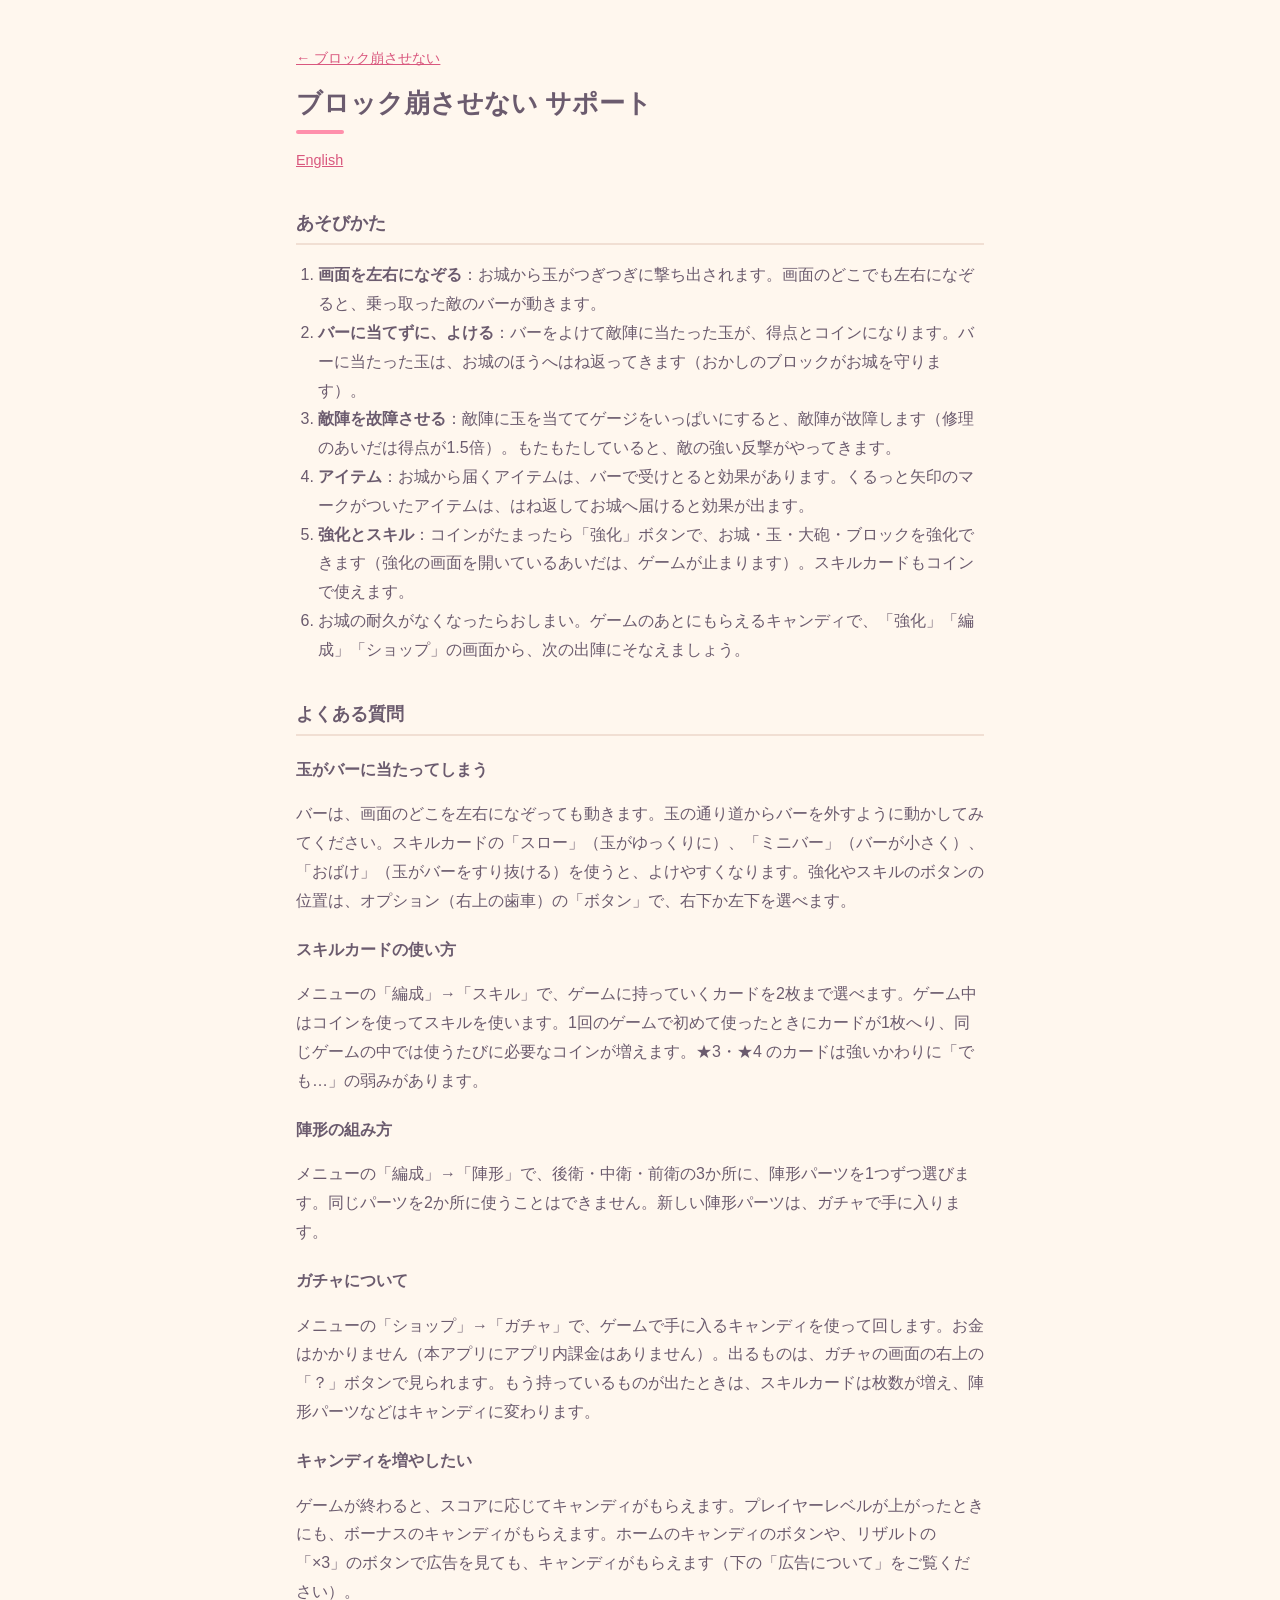
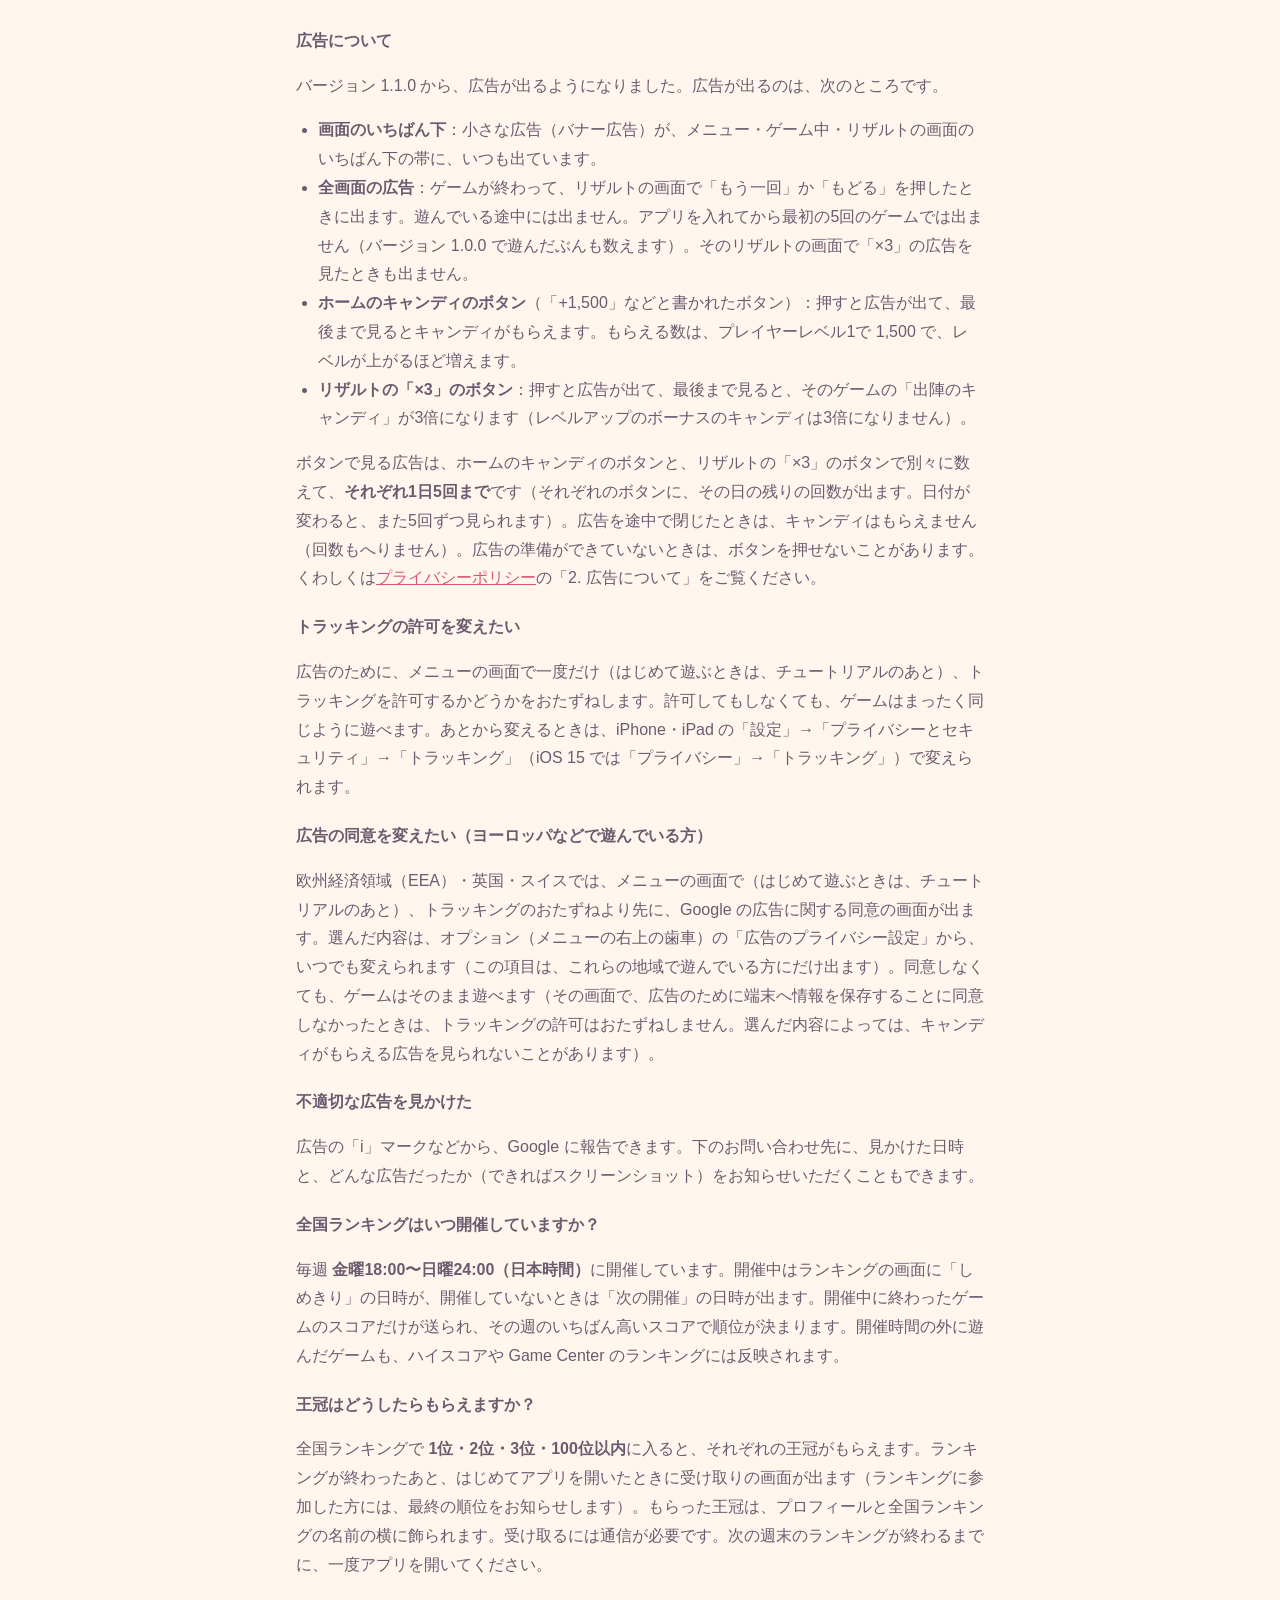
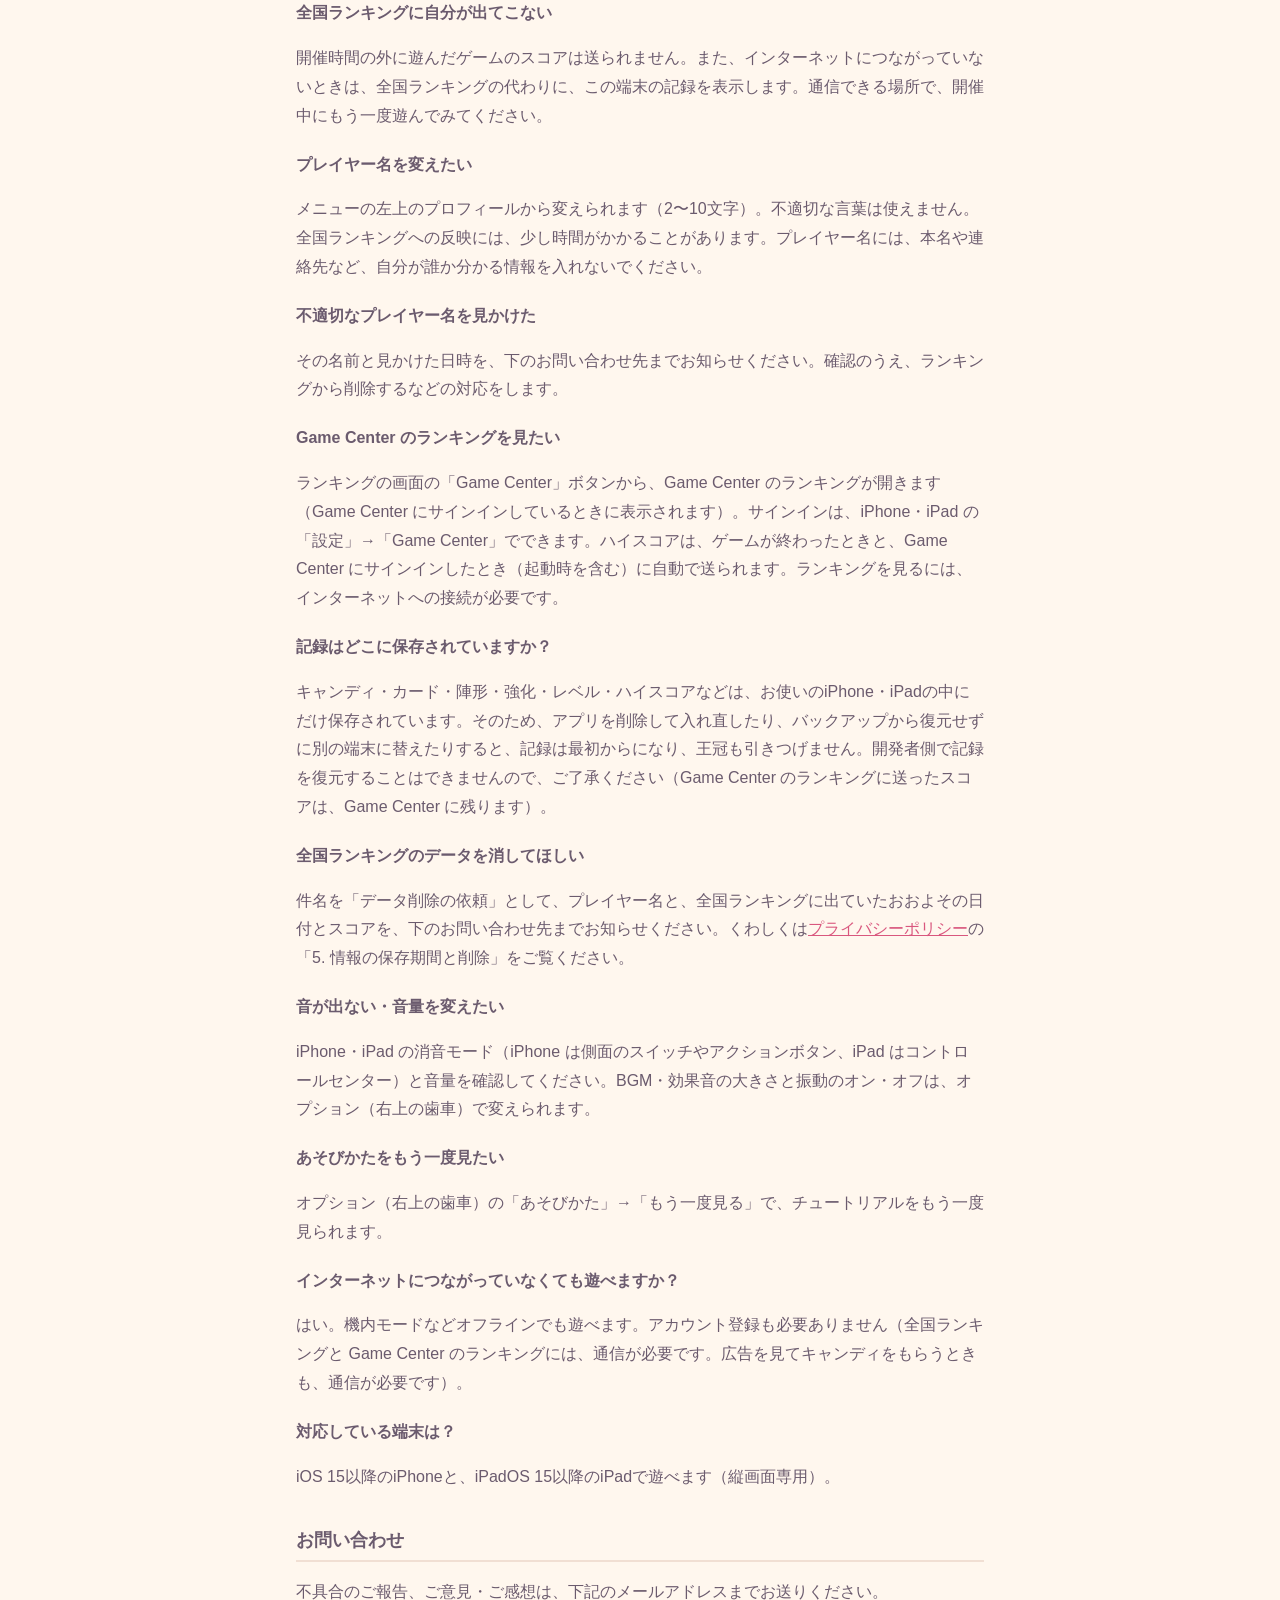
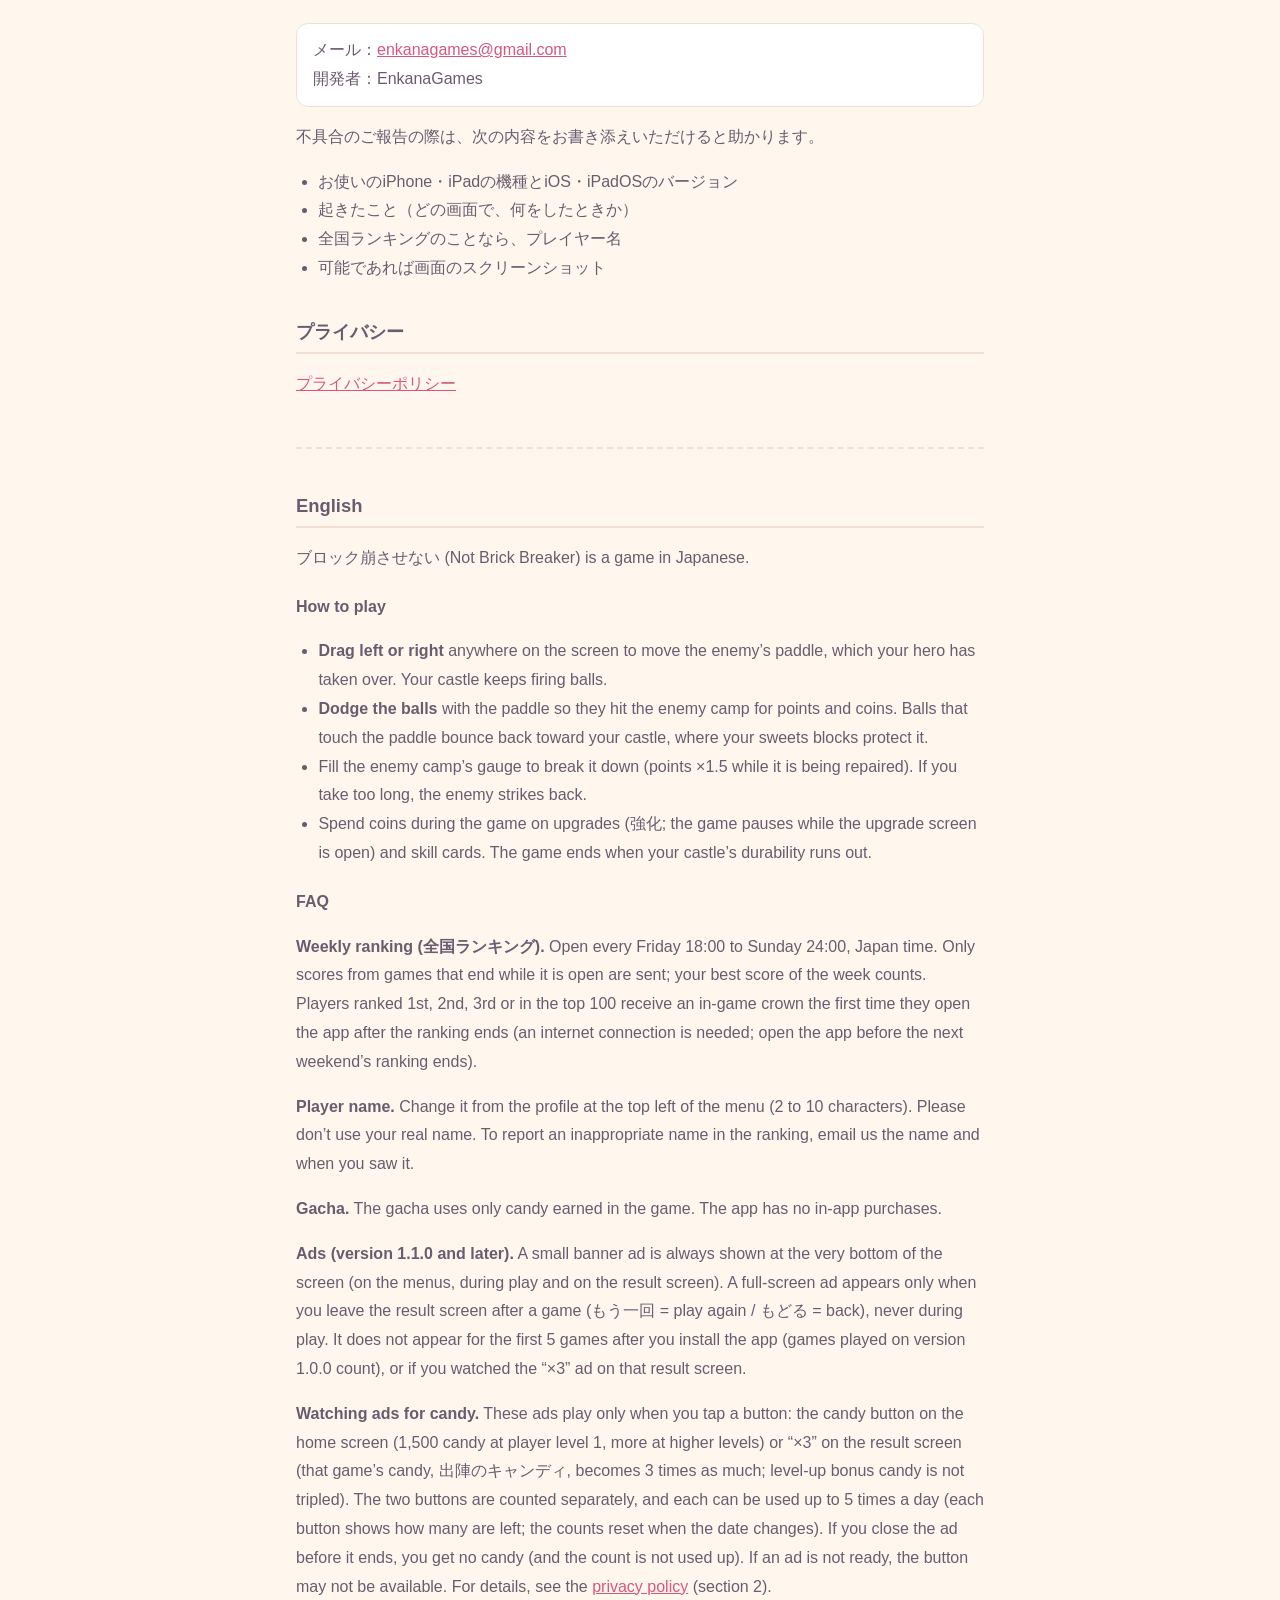
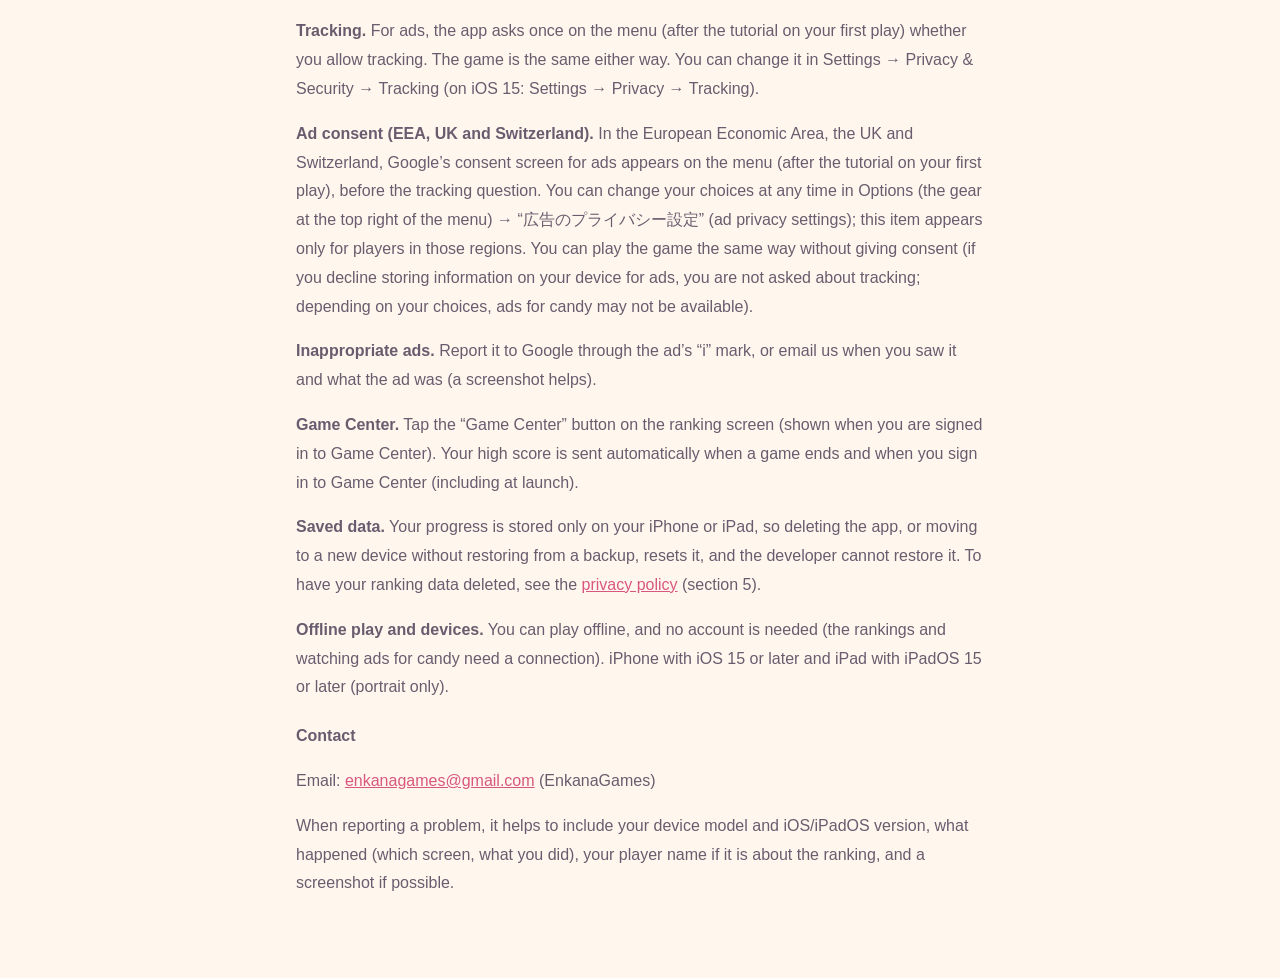
<file: notbrickbreaker/support.html>
<!doctype html>
<html lang="ja">
<head>
<meta charset="utf-8">
<meta name="viewport" content="width=device-width, initial-scale=1">
<title>ブロック崩させない サポート</title>
<link rel="stylesheet" href="style.css">
</head>
<body>
<main>
<p class="back"><a href="index.html">← ブロック崩させない</a></p>
<h1>ブロック崩させない サポート</h1>
<p class="date"><a href="#en">English</a></p>

<h2>あそびかた</h2>
<ol>
<li><strong>画面を左右になぞる</strong>：お城から玉がつぎつぎに撃ち出されます。画面のどこでも左右になぞると、乗っ取った敵のバーが動きます。</li>
<li><strong>バーに当てずに、よける</strong>：バーをよけて敵陣に当たった玉が、得点とコインになります。バーに当たった玉は、お城のほうへはね返ってきます（おかしのブロックがお城を守ります）。</li>
<li><strong>敵陣を故障させる</strong>：敵陣に玉を当ててゲージをいっぱいにすると、敵陣が故障します（修理のあいだは得点が1.5倍）。もたもたしていると、敵の強い反撃がやってきます。</li>
<li><strong>アイテム</strong>：お城から届くアイテムは、バーで受けとると効果があります。くるっと矢印のマークがついたアイテムは、はね返してお城へ届けると効果が出ます。</li>
<li><strong>強化とスキル</strong>：コインがたまったら「強化」ボタンで、お城・玉・大砲・ブロックを強化できます（強化の画面を開いているあいだは、ゲームが止まります）。スキルカードもコインで使えます。</li>
<li>お城の耐久がなくなったらおしまい。ゲームのあとにもらえるキャンディで、「強化」「編成」「ショップ」の画面から、次の出陣にそなえましょう。</li>
</ol>

<h2>よくある質問</h2>
<h3>玉がバーに当たってしまう</h3>
<p>バーは、画面のどこを左右になぞっても動きます。玉の通り道からバーを外すように動かしてみてください。スキルカードの「スロー」（玉がゆっくりに）、「ミニバー」（バーが小さく）、「おばけ」（玉がバーをすり抜ける）を使うと、よけやすくなります。強化やスキルのボタンの位置は、オプション（右上の歯車）の「ボタン」で、右下か左下を選べます。</p>
<h3>スキルカードの使い方</h3>
<p>メニューの「編成」→「スキル」で、ゲームに持っていくカードを2枚まで選べます。ゲーム中はコインを使ってスキルを使います。1回のゲームで初めて使ったときにカードが1枚へり、同じゲームの中では使うたびに必要なコインが増えます。★3・★4 のカードは強いかわりに「でも…」の弱みがあります。</p>
<h3>陣形の組み方</h3>
<p>メニューの「編成」→「陣形」で、後衛・中衛・前衛の3か所に、陣形パーツを1つずつ選びます。同じパーツを2か所に使うことはできません。新しい陣形パーツは、ガチャで手に入ります。</p>
<h3>ガチャについて</h3>
<p>メニューの「ショップ」→「ガチャ」で、ゲームで手に入るキャンディを使って回します。お金はかかりません（本アプリにアプリ内課金はありません）。出るものは、ガチャの画面の右上の「？」ボタンで見られます。もう持っているものが出たときは、スキルカードは枚数が増え、陣形パーツなどはキャンディに変わります。</p>
<h3>キャンディを増やしたい</h3>
<p>ゲームが終わると、スコアに応じてキャンディがもらえます。プレイヤーレベルが上がったときにも、ボーナスのキャンディがもらえます。ホームのキャンディのボタンや、リザルトの「×3」のボタンで広告を見ても、キャンディがもらえます（下の「広告について」をご覧ください）。</p>
<h3>広告について</h3>
<p>バージョン 1.1.0 から、広告が出るようになりました。広告が出るのは、次のところです。</p>
<ul>
<li><strong>画面のいちばん下</strong>：小さな広告（バナー広告）が、メニュー・ゲーム中・リザルトの画面のいちばん下の帯に、いつも出ています。</li>
<li><strong>全画面の広告</strong>：ゲームが終わって、リザルトの画面で「もう一回」か「もどる」を押したときに出ます。遊んでいる途中には出ません。アプリを入れてから最初の5回のゲームでは出ません（バージョン 1.0.0 で遊んだぶんも数えます）。そのリザルトの画面で「×3」の広告を見たときも出ません。</li>
<li><strong>ホームのキャンディのボタン</strong>（「+1,500」などと書かれたボタン）：押すと広告が出て、最後まで見るとキャンディがもらえます。もらえる数は、プレイヤーレベル1で 1,500 で、レベルが上がるほど増えます。</li>
<li><strong>リザルトの「×3」のボタン</strong>：押すと広告が出て、最後まで見ると、そのゲームの「出陣のキャンディ」が3倍になります（レベルアップのボーナスのキャンディは3倍になりません）。</li>
</ul>
<p>ボタンで見る広告は、ホームのキャンディのボタンと、リザルトの「×3」のボタンで別々に数えて、<strong>それぞれ1日5回まで</strong>です（それぞれのボタンに、その日の残りの回数が出ます。日付が変わると、また5回ずつ見られます）。広告を途中で閉じたときは、キャンディはもらえません（回数もへりません）。広告の準備ができていないときは、ボタンを押せないことがあります。くわしくは<a href="privacy.html">プライバシーポリシー</a>の「2. 広告について」をご覧ください。</p>
<h3>トラッキングの許可を変えたい</h3>
<p>広告のために、メニューの画面で一度だけ（はじめて遊ぶときは、チュートリアルのあと）、トラッキングを許可するかどうかをおたずねします。許可してもしなくても、ゲームはまったく同じように遊べます。あとから変えるときは、iPhone・iPad の「設定」→「プライバシーとセキュリティ」→「トラッキング」（iOS 15 では「プライバシー」→「トラッキング」）で変えられます。</p>
<h3>広告の同意を変えたい（ヨーロッパなどで遊んでいる方）</h3>
<p>欧州経済領域（EEA）・英国・スイスでは、メニューの画面で（はじめて遊ぶときは、チュートリアルのあと）、トラッキングのおたずねより先に、Google の広告に関する同意の画面が出ます。選んだ内容は、オプション（メニューの右上の歯車）の「広告のプライバシー設定」から、いつでも変えられます（この項目は、これらの地域で遊んでいる方にだけ出ます）。同意しなくても、ゲームはそのまま遊べます（その画面で、広告のために端末へ情報を保存することに同意しなかったときは、トラッキングの許可はおたずねしません。選んだ内容によっては、キャンディがもらえる広告を見られないことがあります）。</p>
<h3>不適切な広告を見かけた</h3>
<p>広告の「i」マークなどから、Google に報告できます。下のお問い合わせ先に、見かけた日時と、どんな広告だったか（できればスクリーンショット）をお知らせいただくこともできます。</p>
<h3>全国ランキングはいつ開催していますか？</h3>
<p>毎週 <strong>金曜18:00〜日曜24:00（日本時間）</strong>に開催しています。開催中はランキングの画面に「しめきり」の日時が、開催していないときは「次の開催」の日時が出ます。開催中に終わったゲームのスコアだけが送られ、その週のいちばん高いスコアで順位が決まります。開催時間の外に遊んだゲームも、ハイスコアや Game Center のランキングには反映されます。</p>
<h3>王冠はどうしたらもらえますか？</h3>
<p>全国ランキングで <strong>1位・2位・3位・100位以内</strong>に入ると、それぞれの王冠がもらえます。ランキングが終わったあと、はじめてアプリを開いたときに受け取りの画面が出ます（ランキングに参加した方には、最終の順位をお知らせします）。もらった王冠は、プロフィールと全国ランキングの名前の横に飾られます。受け取るには通信が必要です。次の週末のランキングが終わるまでに、一度アプリを開いてください。</p>
<h3>全国ランキングに自分が出てこない</h3>
<p>開催時間の外に遊んだゲームのスコアは送られません。また、インターネットにつながっていないときは、全国ランキングの代わりに、この端末の記録を表示します。通信できる場所で、開催中にもう一度遊んでみてください。</p>
<h3>プレイヤー名を変えたい</h3>
<p>メニューの左上のプロフィールから変えられます（2〜10文字）。不適切な言葉は使えません。全国ランキングへの反映には、少し時間がかかることがあります。プレイヤー名には、本名や連絡先など、自分が誰か分かる情報を入れないでください。</p>
<h3>不適切なプレイヤー名を見かけた</h3>
<p>その名前と見かけた日時を、下のお問い合わせ先までお知らせください。確認のうえ、ランキングから削除するなどの対応をします。</p>
<h3>Game Center のランキングを見たい</h3>
<p>ランキングの画面の「Game Center」ボタンから、Game Center のランキングが開きます（Game Center にサインインしているときに表示されます）。サインインは、iPhone・iPad の「設定」→「Game Center」でできます。ハイスコアは、ゲームが終わったときと、Game Center にサインインしたとき（起動時を含む）に自動で送られます。ランキングを見るには、インターネットへの接続が必要です。</p>
<h3>記録はどこに保存されていますか？</h3>
<p>キャンディ・カード・陣形・強化・レベル・ハイスコアなどは、お使いのiPhone・iPadの中にだけ保存されています。そのため、アプリを削除して入れ直したり、バックアップから復元せずに別の端末に替えたりすると、記録は最初からになり、王冠も引きつげません。開発者側で記録を復元することはできませんので、ご了承ください（Game Center のランキングに送ったスコアは、Game Center に残ります）。</p>
<h3>全国ランキングのデータを消してほしい</h3>
<p>件名を「データ削除の依頼」として、プレイヤー名と、全国ランキングに出ていたおおよその日付とスコアを、下のお問い合わせ先までお知らせください。くわしくは<a href="privacy.html">プライバシーポリシー</a>の「5. 情報の保存期間と削除」をご覧ください。</p>
<h3>音が出ない・音量を変えたい</h3>
<p>iPhone・iPad の消音モード（iPhone は側面のスイッチやアクションボタン、iPad はコントロールセンター）と音量を確認してください。BGM・効果音の大きさと振動のオン・オフは、オプション（右上の歯車）で変えられます。</p>
<h3>あそびかたをもう一度見たい</h3>
<p>オプション（右上の歯車）の「あそびかた」→「もう一度見る」で、チュートリアルをもう一度見られます。</p>
<h3>インターネットにつながっていなくても遊べますか？</h3>
<p>はい。機内モードなどオフラインでも遊べます。アカウント登録も必要ありません（全国ランキングと Game Center のランキングには、通信が必要です。広告を見てキャンディをもらうときも、通信が必要です）。</p>
<h3>対応している端末は？</h3>
<p>iOS 15以降のiPhoneと、iPadOS 15以降のiPadで遊べます（縦画面専用）。</p>

<h2>お問い合わせ</h2>
<p>不具合のご報告、ご意見・ご感想は、下記のメールアドレスまでお送りください。</p>
<p class="contact">メール：<a href="mailto:enkanagames@gmail.com?subject=%E3%83%96%E3%83%AD%E3%83%83%E3%82%AF%E5%B4%A9%E3%81%95%E3%81%9B%E3%81%AA%E3%81%84%20%E3%81%8A%E5%95%8F%E3%81%84%E5%90%88%E3%82%8F%E3%81%9B">enkanagames@gmail.com</a><br>開発者：EnkanaGames</p>
<p>不具合のご報告の際は、次の内容をお書き添えいただけると助かります。</p>
<ul>
<li>お使いのiPhone・iPadの機種とiOS・iPadOSのバージョン</li>
<li>起きたこと（どの画面で、何をしたときか）</li>
<li>全国ランキングのことなら、プレイヤー名</li>
<li>可能であれば画面のスクリーンショット</li>
</ul>

<h2>プライバシー</h2>
<p><a href="privacy.html">プライバシーポリシー</a></p>

<section class="en" id="en" lang="en">
<h2>English</h2>
<p>ブロック崩させない (Not Brick Breaker) is a game in Japanese.</p>
<h3>How to play</h3>
<ul>
<li><strong>Drag left or right</strong> anywhere on the screen to move the enemy’s paddle, which your hero has taken over. Your castle keeps firing balls.</li>
<li><strong>Dodge the balls</strong> with the paddle so they hit the enemy camp for points and coins. Balls that touch the paddle bounce back toward your castle, where your sweets blocks protect it.</li>
<li>Fill the enemy camp’s gauge to break it down (points ×1.5 while it is being repaired). If you take too long, the enemy strikes back.</li>
<li>Spend coins during the game on upgrades (強化; the game pauses while the upgrade screen is open) and skill cards. The game ends when your castle’s durability runs out.</li>
</ul>
<h3>FAQ</h3>
<p><strong>Weekly ranking (全国ランキング).</strong> Open every Friday 18:00 to Sunday 24:00, Japan time. Only scores from games that end while it is open are sent; your best score of the week counts. Players ranked 1st, 2nd, 3rd or in the top 100 receive an in-game crown the first time they open the app after the ranking ends (an internet connection is needed; open the app before the next weekend’s ranking ends).</p>
<p><strong>Player name.</strong> Change it from the profile at the top left of the menu (2 to 10 characters). Please don’t use your real name. To report an inappropriate name in the ranking, email us the name and when you saw it.</p>
<p><strong>Gacha.</strong> The gacha uses only candy earned in the game. The app has no in-app purchases.</p>
<p><strong>Ads (version 1.1.0 and later).</strong> A small banner ad is always shown at the very bottom of the screen (on the menus, during play and on the result screen). A full-screen ad appears only when you leave the result screen after a game (もう一回 = play again / もどる = back), never during play. It does not appear for the first 5 games after you install the app (games played on version 1.0.0 count), or if you watched the “×3” ad on that result screen.</p>
<p><strong>Watching ads for candy.</strong> These ads play only when you tap a button: the candy button on the home screen (1,500 candy at player level 1, more at higher levels) or “×3” on the result screen (that game’s candy, 出陣のキャンディ, becomes 3 times as much; level-up bonus candy is not tripled). The two buttons are counted separately, and each can be used up to 5 times a day (each button shows how many are left; the counts reset when the date changes). If you close the ad before it ends, you get no candy (and the count is not used up). If an ad is not ready, the button may not be available. For details, see the <a href="privacy.html#en">privacy policy</a> (section 2).</p>
<p><strong>Tracking.</strong> For ads, the app asks once on the menu (after the tutorial on your first play) whether you allow tracking. The game is the same either way. You can change it in Settings → Privacy &amp; Security → Tracking (on iOS 15: Settings → Privacy → Tracking).</p>
<p><strong>Ad consent (EEA, UK and Switzerland).</strong> In the European Economic Area, the UK and Switzerland, Google’s consent screen for ads appears on the menu (after the tutorial on your first play), before the tracking question. You can change your choices at any time in Options (the gear at the top right of the menu) → “広告のプライバシー設定” (ad privacy settings); this item appears only for players in those regions. You can play the game the same way without giving consent (if you decline storing information on your device for ads, you are not asked about tracking; depending on your choices, ads for candy may not be available).</p>
<p><strong>Inappropriate ads.</strong> Report it to Google through the ad’s “i” mark, or email us when you saw it and what the ad was (a screenshot helps).</p>
<p><strong>Game Center.</strong> Tap the “Game Center” button on the ranking screen (shown when you are signed in to Game Center). Your high score is sent automatically when a game ends and when you sign in to Game Center (including at launch).</p>
<p><strong>Saved data.</strong> Your progress is stored only on your iPhone or iPad, so deleting the app, or moving to a new device without restoring from a backup, resets it, and the developer cannot restore it. To have your ranking data deleted, see the <a href="privacy.html#en">privacy policy</a> (section 5).</p>
<p><strong>Offline play and devices.</strong> You can play offline, and no account is needed (the rankings and watching ads for candy need a connection). iPhone with iOS 15 or later and iPad with iPadOS 15 or later (portrait only).</p>
<h3>Contact</h3>
<p>Email: <a href="mailto:enkanagames@gmail.com?subject=NotBrickBreaker%20Support">enkanagames@gmail.com</a> (EnkanaGames)</p>
<p>When reporting a problem, it helps to include your device model and iOS/iPadOS version, what happened (which screen, what you did), your player name if it is about the ranking, and a screenshot if possible.</p>
</section>
</main>
</body>
</html>
</file>
<file: style.css>
/* Dial Number サポートサイト共通のスタイル（アプリのクリーム × プラムの配色に合わせる。外部ファイルは読み込まない） */
:root { --bg: #FFF7EE; --fg: #6B5B6E; --muted: #9A8A9C; --link: #D9577E; --accent: #FF8FAB; --card: #FFFFFF; --line: #F1DFD3; }
@media (prefers-color-scheme: dark) { :root { --bg: #2A2230; --fg: #F3E9EE; --muted: #B8A9BA; --link: #FFA3BC; --accent: #FF8FAB; --card: #352B3C; --line: #4A3D52; } }
* { box-sizing: border-box; }
html { -webkit-text-size-adjust: 100%; }
body { margin: 0; background: var(--bg); color: var(--fg); font: 16px/1.8 -apple-system, BlinkMacSystemFont, "Hiragino Maru Gothic ProN", "Hiragino Sans", "Noto Sans JP", sans-serif; overflow-wrap: anywhere; }
main { max-width: 720px; margin: 0 auto; padding: 32px 16px 64px; }
h1 { font-size: 1.6rem; line-height: 1.3; margin: 0 0 8px; }
h1::after { content: ""; display: block; width: 48px; height: 4px; margin-top: 10px; border-radius: 2px; background: var(--accent); }
h2 { font-size: 1.15rem; margin: 32px 0 8px; padding-bottom: 4px; border-bottom: 2px solid var(--line); }
h3 { font-size: 1rem; margin: 20px 0 4px; }
a { color: var(--link); }
ul, ol { padding-left: 1.4em; }
.date, .small, .back { color: var(--muted); font-size: .9rem; }
.lead { font-size: 1.05rem; }
.links { padding-left: 1.2em; font-size: 1.05rem; }
.contact { padding: 12px 16px; background: var(--card); border: 1px solid var(--line); border-radius: 12px; }
.en { margin-top: 48px; padding-top: 8px; border-top: 2px dashed var(--line); }
</file>
<file: dialnumber/style.css>
/* Dial Number サポートサイト共通のスタイル（アプリのクリーム × プラムの配色に合わせる。外部ファイルは読み込まない） */
:root { --bg: #FFF7EE; --fg: #6B5B6E; --muted: #9A8A9C; --link: #D9577E; --accent: #FF8FAB; --card: #FFFFFF; --line: #F1DFD3; }
@media (prefers-color-scheme: dark) { :root { --bg: #2A2230; --fg: #F3E9EE; --muted: #B8A9BA; --link: #FFA3BC; --accent: #FF8FAB; --card: #352B3C; --line: #4A3D52; } }
* { box-sizing: border-box; }
html { -webkit-text-size-adjust: 100%; }
body { margin: 0; background: var(--bg); color: var(--fg); font: 16px/1.8 -apple-system, BlinkMacSystemFont, "Hiragino Maru Gothic ProN", "Hiragino Sans", "Noto Sans JP", sans-serif; overflow-wrap: anywhere; }
main { max-width: 720px; margin: 0 auto; padding: 32px 16px 64px; }
h1 { font-size: 1.6rem; line-height: 1.3; margin: 0 0 8px; }
h1::after { content: ""; display: block; width: 48px; height: 4px; margin-top: 10px; border-radius: 2px; background: var(--accent); }
h2 { font-size: 1.15rem; margin: 32px 0 8px; padding-bottom: 4px; border-bottom: 2px solid var(--line); }
h3 { font-size: 1rem; margin: 20px 0 4px; }
a { color: var(--link); }
ul, ol { padding-left: 1.4em; }
.date, .small, .back { color: var(--muted); font-size: .9rem; }
.lead { font-size: 1.05rem; }
.links { padding-left: 1.2em; font-size: 1.05rem; }
.contact { padding: 12px 16px; background: var(--card); border: 1px solid var(--line); border-radius: 12px; }
.en { margin-top: 48px; padding-top: 8px; border-top: 2px dashed var(--line); }
</file>
<file: flashrush/style.css>
/* FlashRush サポートサイトのスタイル（アプリの夜祭りの紫 × 黄色に合わせる。外部ファイルは読み込まない） */
:root { --bg: #FBF8FF; --fg: #2A2140; --muted: #6E6585; --link: #7A3FD6; --accent: #FFC21A; --card: #FFFFFF; --line: #E6DEF5; }
@media (prefers-color-scheme: dark) { :root { --bg: #1A1230; --fg: #F1ECFA; --muted: #B3A9C9; --link: #C3A6FF; --accent: #FFD23F; --card: #251B40; --line: #3A2E5A; } }
* { box-sizing: border-box; }
html { -webkit-text-size-adjust: 100%; }
body { margin: 0; background: var(--bg); color: var(--fg); font: 16px/1.8 -apple-system, BlinkMacSystemFont, "Hiragino Sans", "Noto Sans JP", sans-serif; overflow-wrap: anywhere; }
main { max-width: 720px; margin: 0 auto; padding: 32px 16px 64px; }
h1 { font-size: 1.6rem; line-height: 1.3; margin: 0 0 8px; }
h1::after { content: ""; display: block; width: 48px; height: 4px; margin-top: 10px; border-radius: 2px; background: var(--accent); }
h2 { font-size: 1.15rem; margin: 32px 0 8px; padding-bottom: 4px; border-bottom: 2px solid var(--line); }
h3 { font-size: 1rem; margin: 20px 0 4px; }
a { color: var(--link); }
ul, ol { padding-left: 1.4em; }
.date, .small, .back { color: var(--muted); font-size: .9rem; }
.lead { font-size: 1.05rem; }
.links { padding-left: 1.2em; font-size: 1.05rem; }
.contact { padding: 12px 16px; background: var(--card); border: 1px solid var(--line); border-radius: 12px; }
.en { margin-top: 48px; padding-top: 8px; border-top: 2px dashed var(--line); }
</file>
<file: notbrickbreaker/style.css>
/* Dial Number サポートサイト共通のスタイル（アプリのクリーム × プラムの配色に合わせる。外部ファイルは読み込まない） */
:root { --bg: #FFF7EE; --fg: #6B5B6E; --muted: #9A8A9C; --link: #D9577E; --accent: #FF8FAB; --card: #FFFFFF; --line: #F1DFD3; }
@media (prefers-color-scheme: dark) { :root { --bg: #2A2230; --fg: #F3E9EE; --muted: #B8A9BA; --link: #FFA3BC; --accent: #FF8FAB; --card: #352B3C; --line: #4A3D52; } }
* { box-sizing: border-box; }
html { -webkit-text-size-adjust: 100%; }
body { margin: 0; background: var(--bg); color: var(--fg); font: 16px/1.8 -apple-system, BlinkMacSystemFont, "Hiragino Maru Gothic ProN", "Hiragino Sans", "Noto Sans JP", sans-serif; overflow-wrap: anywhere; }
main { max-width: 720px; margin: 0 auto; padding: 32px 16px 64px; }
h1 { font-size: 1.6rem; line-height: 1.3; margin: 0 0 8px; }
h1::after { content: ""; display: block; width: 48px; height: 4px; margin-top: 10px; border-radius: 2px; background: var(--accent); }
h2 { font-size: 1.15rem; margin: 32px 0 8px; padding-bottom: 4px; border-bottom: 2px solid var(--line); }
h3 { font-size: 1rem; margin: 20px 0 4px; }
a { color: var(--link); }
ul, ol { padding-left: 1.4em; }
.date, .small, .back { color: var(--muted); font-size: .9rem; }
.lead { font-size: 1.05rem; }
.links { padding-left: 1.2em; font-size: 1.05rem; }
.contact { padding: 12px 16px; background: var(--card); border: 1px solid var(--line); border-radius: 12px; }
.en { margin-top: 48px; padding-top: 8px; border-top: 2px dashed var(--line); }
</file>
